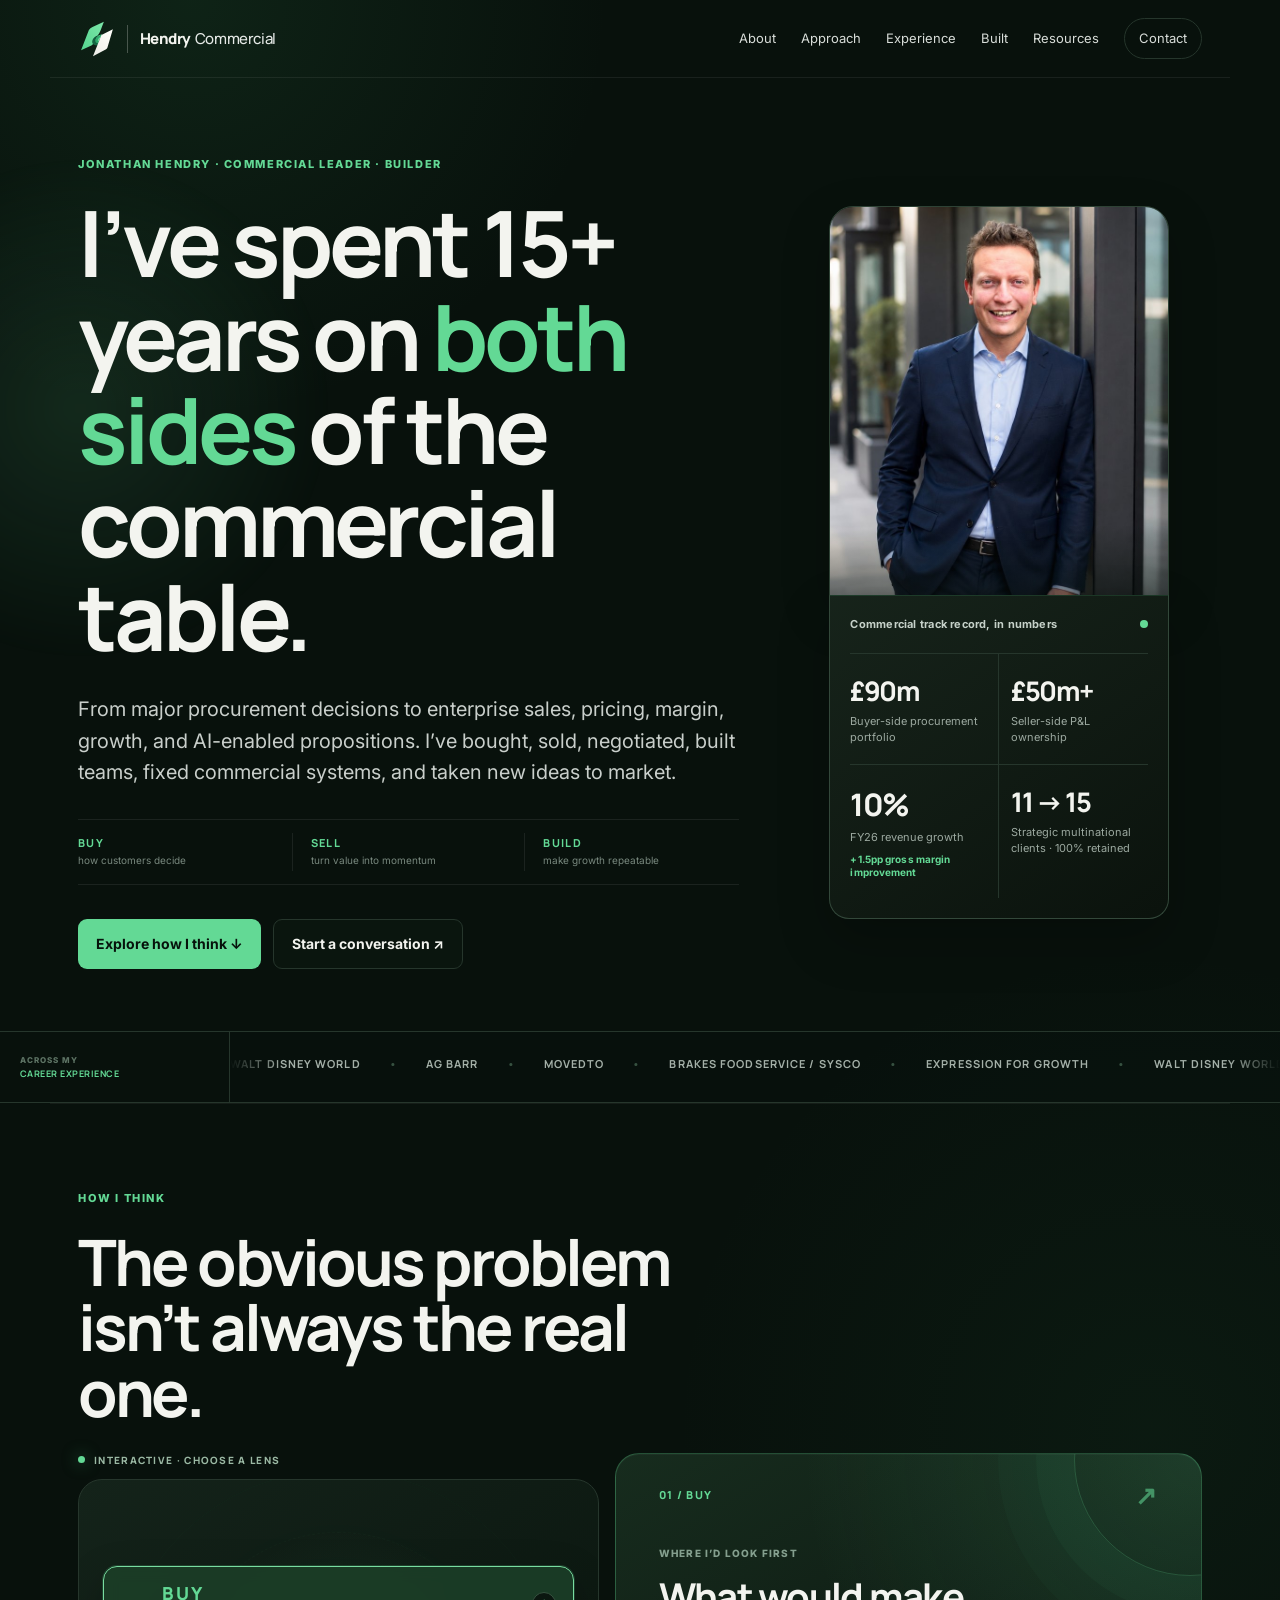
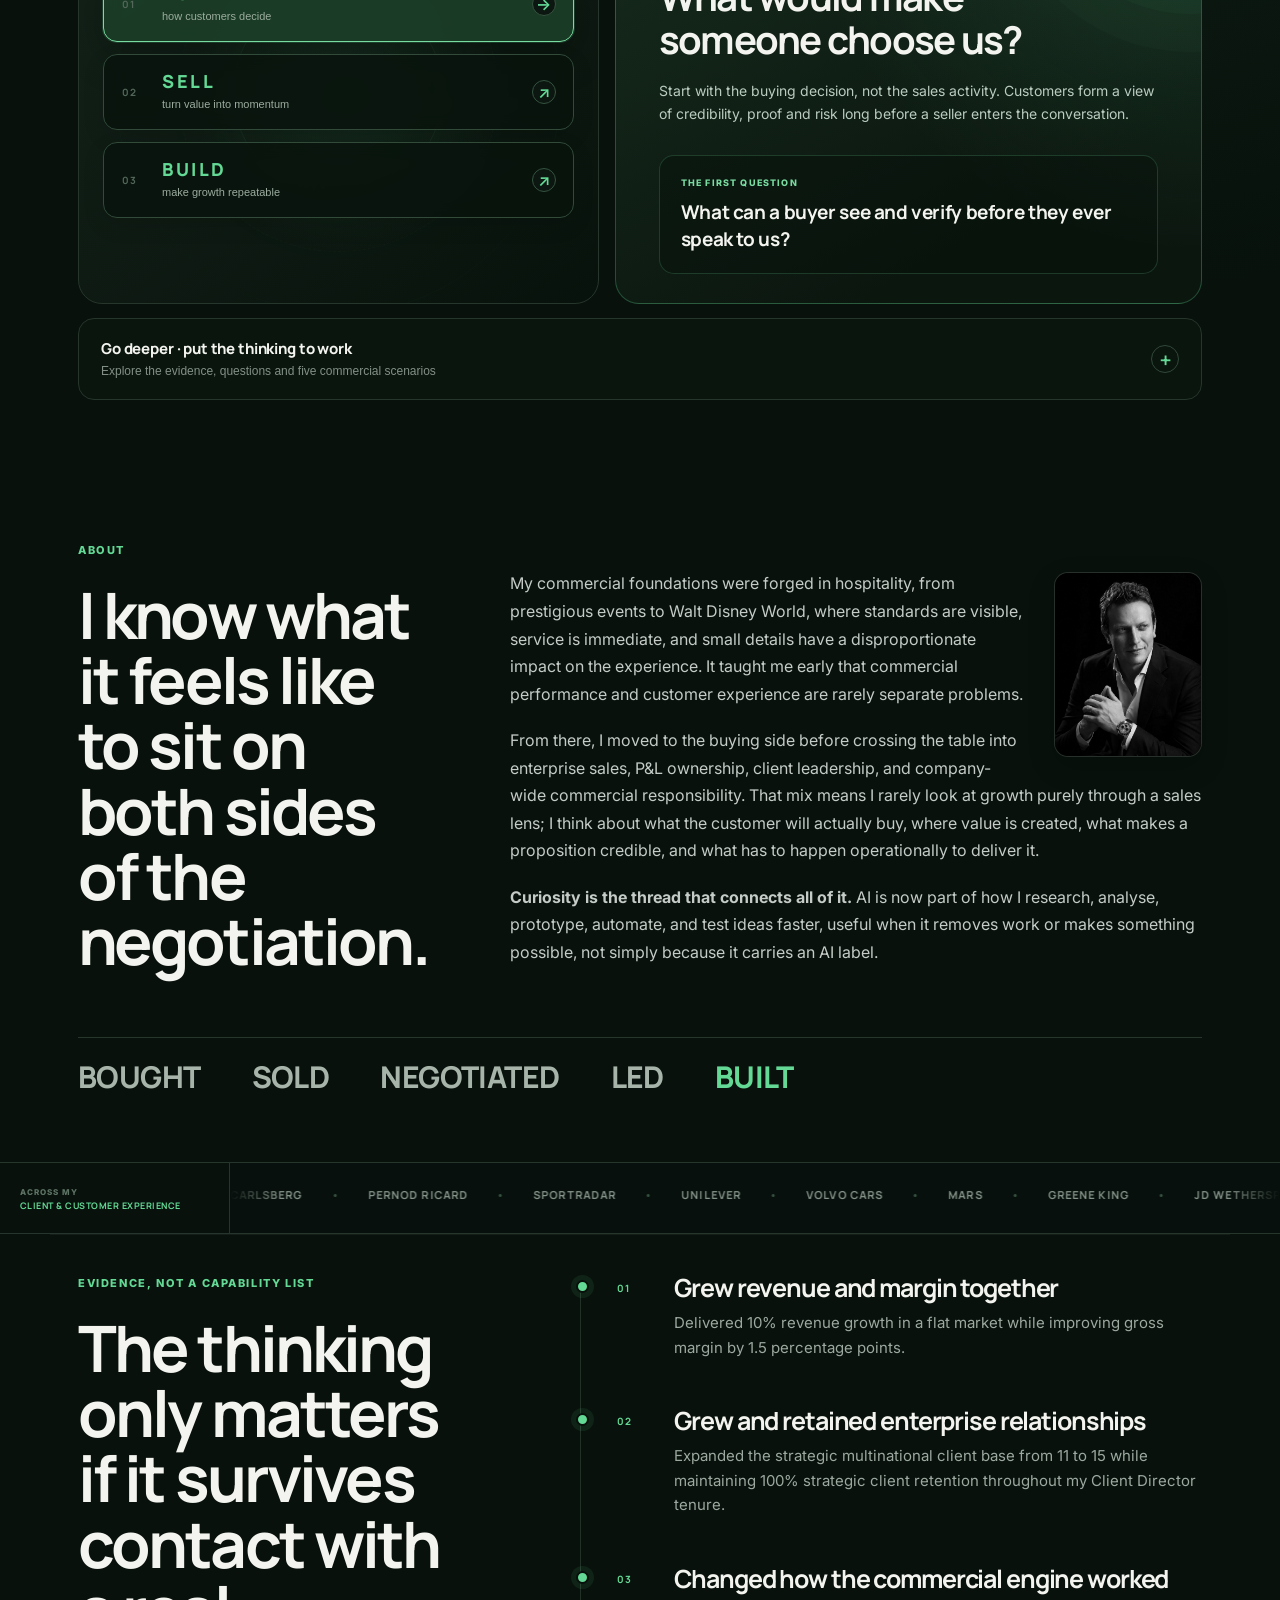
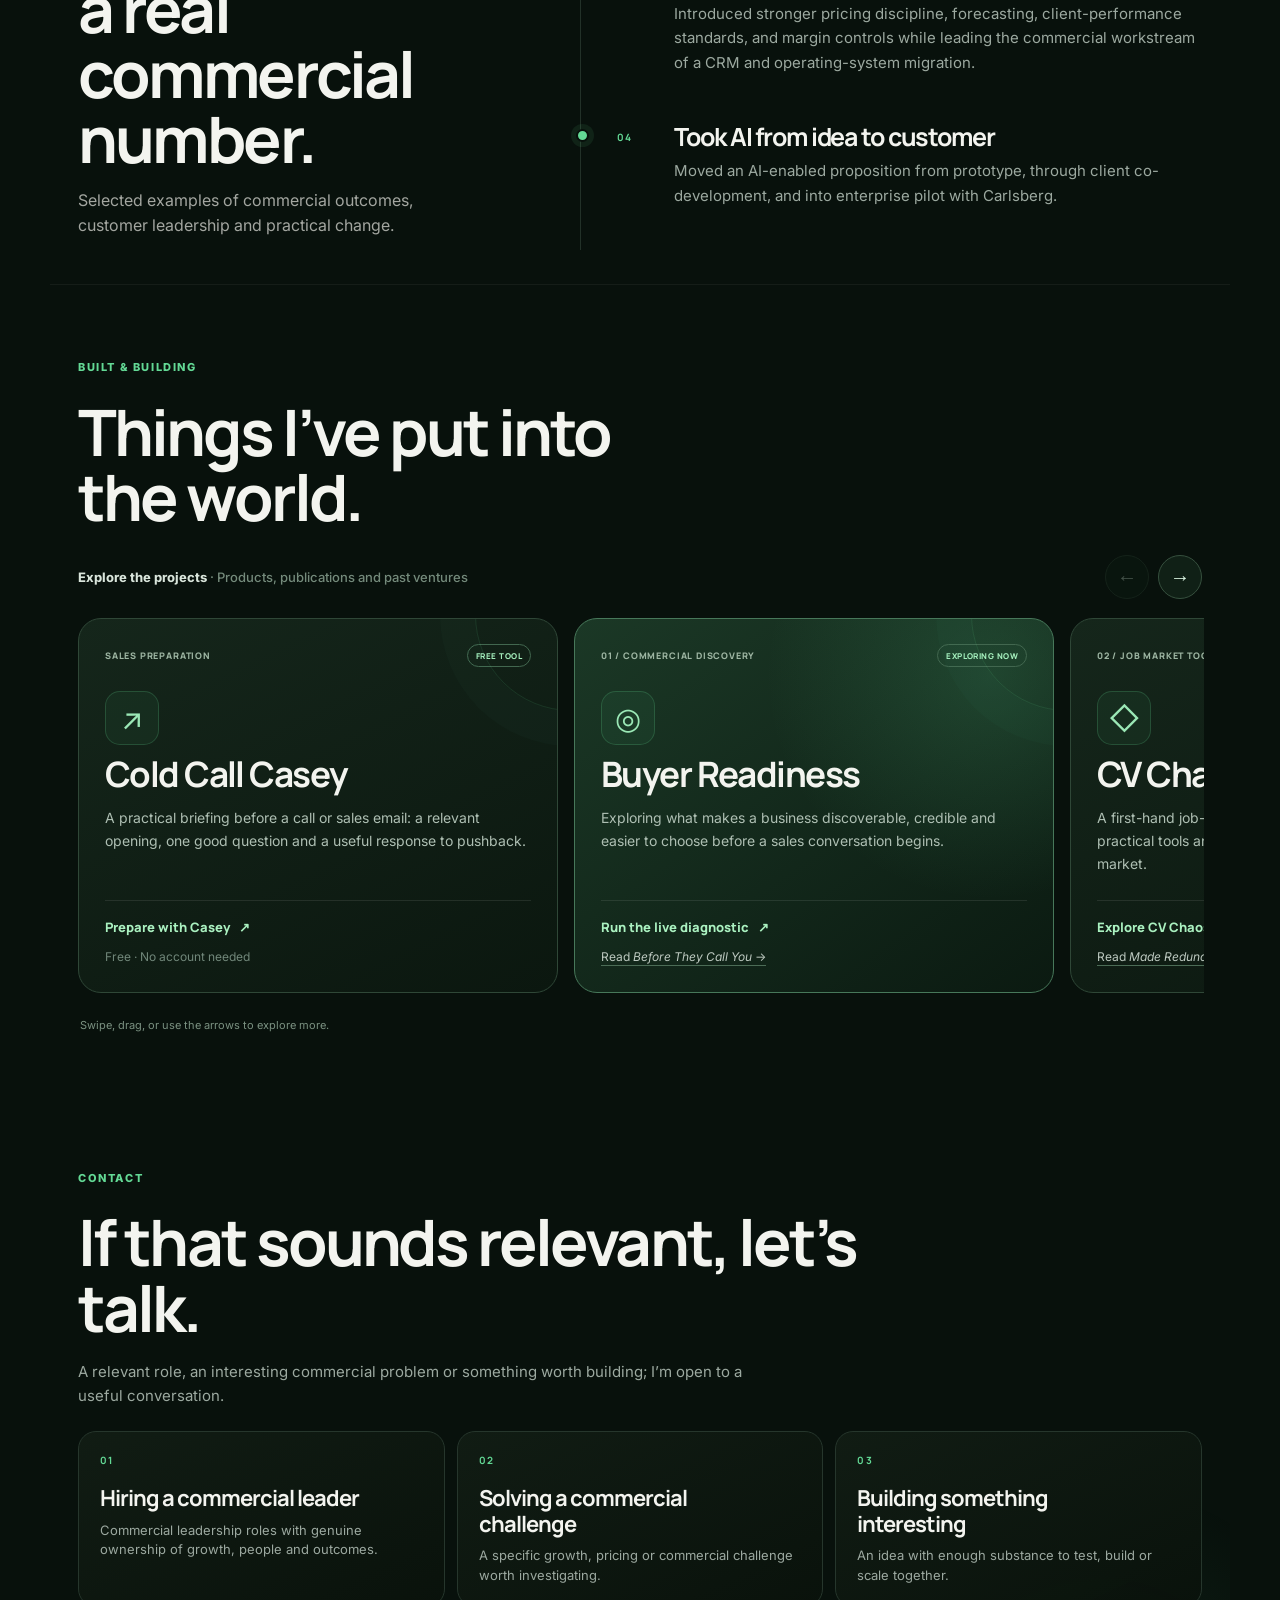
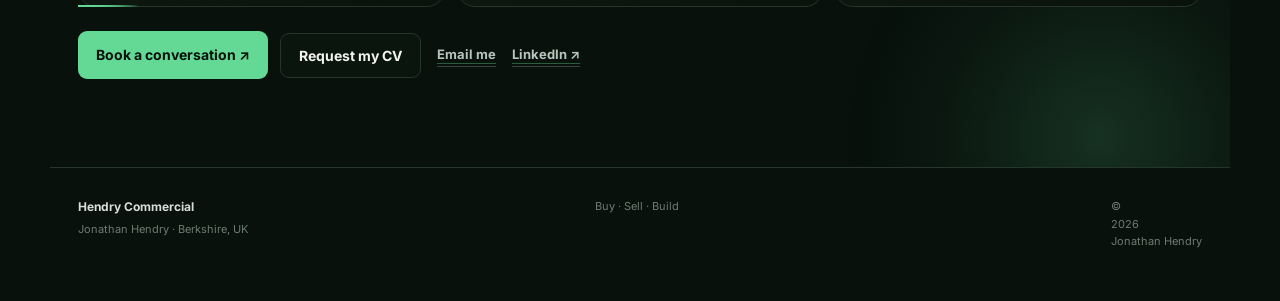
<file: index.html>
<!doctype html>
<html lang="en">
<head>
  <meta charset="utf-8" />
  <meta name="viewport" content="width=device-width,initial-scale=1" />
  <meta name="description" content="Jonathan Hendry is a UK commercial leader and builder helping businesses think through buyer readiness, commercial growth, enterprise sales, procurement, pricing, and AI-enabled propositions." />
  <link rel="canonical" href="https://hendrycommercial.co.uk/" />
  <meta property="og:type" content="website" />
  <meta property="og:title" content="Jonathan Hendry | Hendry Commercial" />
  <meta property="og:description" content="Commercial leadership, buyer readiness, and practical AI-enabled commercial thinking from Jonathan Hendry." />
  <meta property="og:url" content="https://hendrycommercial.co.uk/" />
  <meta property="og:site_name" content="Hendry Commercial" />
  <meta property="og:image" content="https://hendrycommercial.co.uk/linkedin-preview-hd-20260923-v2.png" />
  <meta property="og:image:secure_url" content="https://hendrycommercial.co.uk/linkedin-preview-hd-20260923-v2.png" />
  <meta property="og:image:type" content="image/png" />
  <meta property="og:image:width" content="2400" />
  <meta property="og:image:height" content="1254" />
  <meta property="og:image:alt" content="Jonathan Hendry — Commercial Leader and Builder" />
  <meta name="twitter:card" content="summary_large_image" />
  <meta name="twitter:image" content="https://hendrycommercial.co.uk/linkedin-preview-hd-20260923-v2.png" />
  <meta name="theme-color" content="#08110c" />
  <script type="application/ld+json">
  {
    "@context": "https://schema.org",
    "@type": "Person",
    "name": "Jonathan Hendry",
    "url": "https://hendrycommercial.co.uk/",
    "jobTitle": "Commercial Leader",
    "description": "UK commercial leader with 15+ years of buyer-and-seller experience across revenue growth, enterprise sales, procurement, pricing, and AI-enabled innovation.",
    "sameAs": ["https://www.linkedin.com/in/jshendry"],
    "knowsAbout": ["Commercial leadership", "Revenue growth", "Enterprise sales", "Procurement", "Pricing strategy", "Buyer readiness", "AI-enabled commercial innovation"],
    "address": {"@type": "PostalAddress", "addressRegion": "Berkshire", "addressCountry": "GB"}
  }
  </script>
  <title>Jonathan Hendry | Hendry Commercial</title>
  <link rel="preconnect" href="https://fonts.googleapis.com">
  <link rel="preconnect" href="https://fonts.gstatic.com" crossorigin>
  <link href="https://fonts.googleapis.com/css2?family=Inter:wght@400;500;600;700&family=Manrope:wght@500;600;700;800&display=swap" rel="stylesheet">
  <link rel="stylesheet" href="styles.css?v=20261016-drag1" />
  <style>
    .experience-heading > p:last-child{max-width:760px;color:rgba(238,237,231,.68);margin-top:16px}
    .build-story-grid{display:grid;gap:22px;margin-top:30px}
    .build-story{position:relative;overflow:hidden;border:1px solid rgba(238,237,231,.12);border-radius:28px;background:rgba(255,255,255,.032);padding:clamp(24px,4vw,38px)}
    .build-story.primary-story{border-color:rgba(121,230,167,.3);background:radial-gradient(circle at 84% 8%,rgba(121,230,167,.12),transparent 34%),linear-gradient(145deg,rgba(14,44,28,.68),rgba(6,14,10,.96))}
    .build-story.pointer-glow::before{width:300px;height:300px;background:rgba(99,217,149,.14);filter:blur(54px)}
    .build-story>*{position:relative}
    .story-head{max-width:900px}
    .story-head h3{font-size:clamp(1.6rem,3vw,2.45rem);margin:14px 0}
    .story-head>p{color:rgba(238,237,231,.72);font-size:clamp(1rem,1.2vw,1.1rem);line-height:1.72}
    .story-head strong{color:#eeede7}
    .story-outputs{display:grid;grid-template-columns:repeat(2,minmax(0,1fr));gap:14px;margin-top:28px}
    .output-tile{border:1px solid rgba(238,237,231,.11);border-radius:20px;padding:20px;background:rgba(255,255,255,.035)}
    .output-label{display:inline-block;color:#79e6a7;font-size:.7rem;letter-spacing:.13em;font-weight:800;margin-bottom:8px}
    .output-tile h4{font-family:Manrope,sans-serif;font-size:1.12rem;margin:0 0 8px}
    .output-tile p{color:rgba(238,237,231,.66);line-height:1.6;margin:0}
    .output-tile a{display:inline-block;margin-top:14px;color:#9af0bb;text-decoration:none;font-weight:800}
    .output-note{display:inline-block;margin-top:14px;color:rgba(238,237,231,.45);font-size:.82rem}.publication-output{display:grid;grid-template-columns:86px minmax(0,1fr);gap:18px;align-items:start}.output-cover{display:block}.output-cover img{display:block;width:86px;aspect-ratio:5/8;object-fit:cover;border-radius:3px;box-shadow:0 14px 30px rgba(0,0,0,.32);transition:transform .2s ease,box-shadow .2s ease}.output-cover:hover img{transform:translateY(-2px);box-shadow:0 18px 34px rgba(0,0,0,.42)}.publication-output>div{min-width:0}
    .supporting-builds{margin-top:0}
    .quieter-build{opacity:.9}
    .common-thread{padding-top:clamp(18px,2.5vw,30px);padding-bottom:clamp(28px,4vw,46px)}
    .common-thread-card{position:relative;border:1px solid rgba(121,230,167,.2);border-radius:30px;padding:clamp(28px,5vw,54px);background:linear-gradient(135deg,rgba(12,34,22,.76),rgba(5,12,9,.94));display:grid;grid-template-columns:.82fr 1.18fr;gap:clamp(28px,6vw,72px);align-items:start;overflow:hidden}
    .common-thread-card:after{content:"";position:absolute;width:420px;height:420px;border-radius:50%;right:-220px;top:-220px;background:radial-gradient(circle,rgba(121,230,167,.13),transparent 68%);pointer-events:none}
    .common-thread-card h2{max-width:520px}
    .common-thread-card>div:last-child{max-width:760px}
    .common-thread-card p{color:rgba(238,237,231,.72);font-size:clamp(1rem,1.22vw,1.1rem);line-height:1.72}
    .common-thread-card p+p{margin-top:14px}
    .common-thread-card strong{color:#eeede7}
    .thread-words{display:flex;flex-wrap:wrap;gap:0;margin-top:22px;color:#98aaa0}
    .thread-words span{position:relative;padding:0 16px 0 0;margin-right:16px;color:#aebdb4;font-size:.76rem;font-weight:800;letter-spacing:.035em}
    .thread-words span:not(:last-child)::after{content:"·";position:absolute;right:-2px;color:#3f5d49}
    .thread-words span:last-child{padding-right:0;margin-right:0}
    @media (max-width:860px){
      .common-thread-card{grid-template-columns:1fr}
      .story-outputs{grid-template-columns:1fr}
      .publication-output{grid-template-columns:72px minmax(0,1fr)}
      .output-cover img{width:72px}
      .site-header nav{gap:12px}
      .site-header nav a{font-size:.86rem}
    }
  </style>
</head>
<body>
  <div class="scroll-progress" aria-hidden="true"><span></span></div>

  <header class="site-header">
    <a class="brand" href="#top" aria-label="Hendry Commercial home">
      <span class="brand-mark" aria-hidden="true">
        <svg viewBox="0 0 455 485" xmlns="http://www.w3.org/2000/svg" focusable="false" preserveAspectRatio="xMidYMid meet">
          <defs><linearGradient id="hc-green" x1="0.08" y1="0.9" x2="0.88" y2="0.04"><stop offset="0" stop-color="#58d691"/><stop offset="1" stop-color="#79e6a7"/></linearGradient><linearGradient id="hc-fold" x1="0.15" y1="0.85" x2="0.8" y2="0.1"><stop offset="0" stop-color="#156b45"/><stop offset="1" stop-color="#0f4d34"/></linearGradient><linearGradient id="hc-white" x1="0.08" y1="0.95" x2="0.92" y2="0.05"><stop offset="0" stop-color="#eeede7"/><stop offset="1" stop-color="#fffefa"/></linearGradient></defs>
          <path fill="url(#hc-green)" d="M315 21L170 90C150 100 135 113 124 129L24 387L156 325C168 319 177 310 184 298C197 306 214 311 233 312L291 182C273 190 254 198 234 198C251 181 263 158 274 130Z"/><path fill="url(#hc-fold)" d="M234 198C206 208 181 229 170 256C160 282 168 303 184 314C198 324 217 328 233 322L256 270C237 278 222 274 215 263C208 252 213 232 229 217C238 208 248 201 260 196C251 198 242 199 234 198Z"/><path fill="#2ca86a" d="M229 217C242 206 260 198 291 182L278 212C259 225 246 236 240 249C234 262 238 272 256 270L244 297C224 294 211 286 207 273C202 256 211 235 229 217Z"/><path fill="url(#hc-white)" d="M430 118L284 192L176 462L338 378C348 373 356 365 360 354L430 118Z"/>
        </svg>
      </span>
      <span class="brand-separator" aria-hidden="true"></span>
      <span class="brand-name"><strong>Hendry</strong><span>Commercial</span></span>
    </a>
    <nav aria-label="Primary navigation">
      <a href="#about">About</a>
      <a href="#work">Approach</a>
      <a href="#experience">Experience</a>
      <a href="#ventures">Built</a>
      <a href="/resources/" class="nav-resources">Resources</a>
      <a href="#contact" class="nav-cta">Contact</a>
    </nav>
  </header>

  <main id="top">
    <section class="hero section">
      <div class="hero-glow" aria-hidden="true"></div>
      <div class="hero-copy reveal">
        <p class="eyebrow">Jonathan Hendry · Commercial leader · Builder</p>
        <h1>I’ve spent 15+ years on <span>both sides</span> of the commercial table.</h1>
        <p class="hero-lead">From major procurement decisions to enterprise sales, pricing, margin, growth, and AI-enabled propositions. I’ve bought, sold, negotiated, built teams, fixed commercial systems, and taken new ideas to market.</p>
        <div class="hero-terms" aria-label="Commercial perspective">
          <span class=""><b>BUY</b><small>how customers decide</small></span>
          <span class=""><b>SELL</b><small>turn value into momentum</small></span>
          <span class=""><b>BUILD</b><small>make growth repeatable</small></span>
        </div>
        <div class="hero-actions">
          <a class="button primary magnetic" href="#work">Explore how I think ↓</a>
          <a class="button ghost" href="https://koalendar.com/e/meet-with-jonathan-5" target="_blank" rel="noreferrer">Start a conversation ↗</a>
        </div>
      </div>
      <div class="hero-media reveal">
        <figure class="hero-photo pointer-reactive"><img src="assets/jonathan-hero.jpg" alt="Jonathan Hendry in a navy suit, standing beside a modern building" /></figure>
        <aside class="proof-card pointer-reactive" aria-label="Commercial proof points">
          <div class="proof-card-top"><p class="proof-label">Commercial track record, in numbers</p><span class="pulse-dot" aria-hidden="true"></span></div>
          <div class="proof-grid">
            <div><strong class="count-up" data-value="90" data-prefix="£" data-suffix="m">£90m</strong><span>Buyer-side procurement portfolio</span></div>
            <div><strong class="count-up" data-value="50" data-prefix="£" data-suffix="m+">£50m+</strong><span>Seller-side P&amp;L ownership</span></div>
            <div class="performance-proof"><strong class="metric-static">10%</strong><span>FY26 revenue growth</span><em>+1.5pp gross margin improvement</em></div>
            <div><strong class="metric-static">11 → 15</strong><span>Strategic multinational clients · 100% retained</span></div>
          </div>  
        </aside>
      </div>
    </section>

    <section class="experience-rails career-rail" aria-label="Career experience"><div class="experience-rail-row"><div class="rail-label"><span>Across my</span><strong>Career experience</strong></div><div class="marquee"><div class="marquee-track career-track"><div class="marquee-group"><span>WALT DISNEY WORLD</span><i>•</i><span>AG BARR</span><i>•</i><span>MOVEDTO</span><i>•</i><span>BRAKES FOODSERVICE / SYSCO</span><i>•</i><span>EXPRESSION FOR GROWTH</span><i>•</i></div><div class="marquee-group" aria-hidden="true"><span>WALT DISNEY WORLD</span><i>•</i><span>AG BARR</span><i>•</i><span>MOVEDTO</span><i>•</i><span>BRAKES FOODSERVICE / SYSCO</span><i>•</i><span>EXPRESSION FOR GROWTH</span><i>•</i></div></div></div></div></section>



<section id="work" class="section engine-map-section" aria-labelledby="commercial-map-title">
      <div class="engine-map-head reveal">
        <div>
          <p class="eyebrow">How I think</p>
          <h2 id="commercial-map-title">The obvious problem isn’t always the real one.</h2>
        </div>
      </div>

      <div class="commercial-map reveal" data-commercial-map>
        <div class="studio-grid"><div class="studio-left"><p class="studio-kicker"><span class="studio-live-dot" aria-hidden="true"></span> INTERACTIVE · CHOOSE A LENS</p><div class="commercial-web commercial-summary" role="group" aria-label="Choose a commercial perspective"><div class="studio-web-art" aria-hidden="true"><span></span><span></span><span></span></div>
          <button class="commercial-node node-buy is-active" type="button" data-engine-tab="buy" aria-pressed="true" aria-controls="studio-stage">
            <span>01</span><strong>BUY</strong><small>how customers decide</small>      
          </button>
          <button class="commercial-node node-sell" type="button" data-engine-tab="sell" aria-pressed="false" aria-controls="studio-stage">
            <span>02</span><strong>SELL</strong><small>turn value into momentum</small>
          </button>
          <button class="commercial-node node-build" type="button" data-engine-tab="build" aria-pressed="false" aria-controls="studio-stage">
            <span>03</span><strong>BUILD</strong><small>make growth repeatable</small>
          </button>
        </div>
        </div>
<div class="studio-stage" id="studio-stage" aria-live="polite" aria-atomic="true">
<div class="studio-stage-top"><span data-stage-number>01 / BUY</span><span class="studio-stage-mark" aria-hidden="true">↗</span></div>
<div class="studio-stage-main"><p class="studio-stage-eyebrow">WHERE I’D LOOK FIRST</p><h3 data-stage-title>What would make someone choose us?</h3><p class="studio-stage-description" data-stage-description>Start with the buying decision, not the sales activity. Customers form a view of credibility, proof and risk long before a seller enters the conversation.</p></div>
<div class="studio-first-question"><span>THE FIRST QUESTION</span><p data-stage-question>What can a buyer see and verify before they ever speak to us?</p></div>
</div>
</div>

        <button class="framework-toggle" type="button" data-framework-toggle aria-expanded="false" aria-controls="commercial-framework-detail">
          <span><strong>Go deeper · put the thinking to work</strong><small>Explore the evidence, questions and five commercial scenarios</small></span>
          <i aria-hidden="true">+</i>
        </button>

        <div id="commercial-framework-detail" class="commercial-framework-detail" data-framework-detail hidden>
          <div class="commercial-panel">
            <article class="engine-panel is-active" data-engine-panel="buy">
              
              <h3>Make the business easier to buy.</h3>
              <p>Before sales gets involved, the buyer is already deciding whether the problem matters, who is credible, and whether changing feels worth the risk.</p>
              <div class="engine-panel-columns">
                <div><strong>Why I see it this way</strong><p>£90m buyer-side procurement exposure across supplier selection, sourcing, negotiation, and risk.</p></div>
                <div class="engine-questions"><strong>What I test</strong><p><b>TRIGGER</b><span>Why now?</span></p><p><b>PROOF</b><span>What can they verify?</span></p><p><b>CHOICE</b><span>Why you?</span></p></div>
              </div>
              <div class="engine-now"><span>Exploring now</span><p>How AI changes discovery, comparison, trust, and shortlisting before the first human conversation.</p></div>
            </article>

            <article class="engine-panel" data-engine-panel="sell" hidden>
              <div class="engine-panel-top"><span>SELL</span></div>
              <h3>Make progress something you can prove.</h3>
              <p>A deal only progresses when something changes for the buyer: clarity, another stakeholder, an agreed requirement, reduced risk, or a real commitment.</p>
              <div class="engine-panel-columns">
                <div><strong>Why I see it this way</strong><p>£50m+ seller-side P&amp;L ownership across enterprise accounts, pricing, negotiation, and strategic growth.</p></div>
                <div class="engine-questions"><strong>What I test</strong><p><b>PROGRESS</b><span>What buyer action proves movement?</span></p><p><b>CONSENSUS</b><span>Who must agree?</span></p><p><b>RISK</b><span>What can still stop it?</span></p></div>
              </div>
            </article>

            <article class="engine-panel" data-engine-panel="build" hidden>
              <div class="engine-panel-top"><span>BUILD</span></div>
              <h3>Make good performance survive the individual.</h3>
              <p>If success depends on individual knowledge or effort, revenue growth is not robust</p>
              <div class="engine-panel-columns">
                <div><strong>Why I see it this way</strong><p>Forecasting, pricing, CRM change, commercial process, AI propositions, team leadership, and ventures built from scratch.</p></div>
                <div class="engine-questions"><strong>What I test</strong><p><b>REPEATABILITY</b><span>What depends on one person?</span></p><p><b>FORECAST</b><span>Would two managers call it the same?</span></p><p><b>AUTOMATION</b><span>What work actually disappeared?</span></p></div>
              </div>
            </article>
          </div>
          <div id="commercial-pressure-detail" data-pressure-detail>
            <div class="commercial-pressure" data-commercial-pressure>
              <div class="pressure-head">
                <div><span class="pressure-kicker">Apply it to a real situation</span><h3>What feels wrong?</h3></div>
                
              </div>
              <div class="pressure-options" role="group" aria-label="Commercial pressure test">
                <button type="button" class="pressure-option is-active" data-pressure="conversion">Qualified pipeline. Not enough wins.</button>
                <button type="button" class="pressure-option" data-pressure="forecast">Forecast moves more than buyers do.</button>
                <button type="button" class="pressure-option" data-pressure="people">Top performers carry the number</button>
                <button type="button" class="pressure-option" data-pressure="tools">Tool stack grew. Seller capacity didn’t.</button>
                <button type="button" class="pressure-option" data-pressure="difference">Buyers default to price</button>
              </div>
              <div class="pressure-result" aria-live="polite">
                <div class="pressure-lens"><span>START WITH</span><strong data-pressure-lens>SELL</strong><em data-pressure-test>Progression</em></div>
                <div class="pressure-copy">
                  <p class="pressure-question" data-pressure-question>At which buyer decision do otherwise qualified opportunities stop progressing?</p>
                  <p class="pressure-first-move" data-pressure-move>Check the last 10 qualified opportunities and identify the last buyer commitment you can actually evidence.</p>
                </div>
              </div>
            </div>
          </div>
        </div>
      </div>
    </section>

<section id="about" class="section about about-with-photo">
      <div class="about-left"><div class="section-intro reveal"><p class="eyebrow">About</p><h2>I know what it feels like to sit on both sides of the negotiation.</h2></div></div>
      <div class="about-copy reveal">
        <figure class="about-photo about-photo-inline"><img src="assets/jonathan-portrait-bw.jpg" alt="Black and white portrait of Jonathan Hendry" loading="lazy" /></figure>
        <p>My commercial foundations were forged in hospitality, from prestigious events to Walt Disney World, where standards are visible, service is immediate, and small details have a disproportionate impact on the experience. It taught me early that commercial performance and customer experience are rarely separate problems.</p>
        <p>From there, I moved to the buying side before crossing the table into enterprise sales, P&amp;L ownership, client leadership, and company-wide commercial responsibility. That mix means I rarely look at growth purely through a sales lens; I think about what the customer will actually buy, where value is created, what makes a proposition credible, and what has to happen operationally to deliver it.</p>
        <p><strong>Curiosity is the thread that connects all of it.</strong> AI is now part of how I research, analyse, prototype, automate, and test ideas faster, useful when it removes work or makes something possible, not simply because it carries an AI label.</p>
      </div>
      <div class="word-ribbon reveal" aria-label="Experience in action"><span>BOUGHT</span><span>SOLD</span><span>NEGOTIATED</span><span>LED</span><span>BUILT</span></div>
    </section>

    <section class="experience-rails client-experience-rail" aria-label="Client and customer experience"><div class="experience-rail-row"><div class="rail-label"><span>Across my</span><strong>Client &amp; customer experience</strong></div><div class="marquee"><div class="marquee-track client-track"><div class="marquee-group"><span>CARLSBERG</span><i>•</i><span>PERNOD RICARD</span><i>•</i><span>SPORTRADAR</span><i>•</i><span>UNILEVER</span><i>•</i><span>VOLVO CARS</span><i>•</i><span>MARS</span><i>•</i><span>GREENE KING</span><i>•</i><span>JD WETHERSPOON</span><i>•</i><span>IKEA</span><i>•</i><span>JOHN LEWIS</span><i>•</i><span>DOMINO'S PIZZA</span><i>•</i></div><div class="marquee-group" aria-hidden="true"><span>CARLSBERG</span><i>•</i><span>PERNOD RICARD</span><i>•</i><span>SPORTRADAR</span><i>•</i><span>UNILEVER</span><i>•</i><span>VOLVO CARS</span><i>•</i><span>MARS</span><i>•</i><span>GREENE KING</span><i>•</i><span>JD WETHERSPOON</span><i>•</i><span>IKEA</span><i>•</i><span>JOHN LEWIS</span><i>•</i><span>DOMINO'S PIZZA</span><i>•</i></div></div></div></div></section>

    

    

    

    <section id="experience" class="section experience">
      <div class="experience-heading reveal">
        <p class="eyebrow">Evidence, not a capability list</p>
        <h2>The thinking only matters if it survives contact with a real commercial number.</h2>
        <p>Selected examples of commercial outcomes, customer leadership and practical change.</p>
      </div>

      <div class="timeline" data-timeline>
        <div class="timeline-line" aria-hidden="true"><span></span></div>

        <article class="timeline-item">
          <span class="timeline-index">01</span>
          <div>
            <h3>Grew revenue and margin together</h3>
            <p>Delivered 10% revenue growth in a flat market while improving gross margin by 1.5 percentage points.</p>
          </div>
        </article>

        <article class="timeline-item">
          <span class="timeline-index">02</span>
          <div>
            <h3>Grew and retained enterprise relationships</h3>
            <p>Expanded the strategic multinational client base from 11 to 15 while maintaining 100% strategic client retention throughout my Client Director tenure.</p>
          </div>
        </article>

        

        <article class="timeline-item">
          <span class="timeline-index">03</span>
          <div>
            <h3>Changed how the commercial engine worked</h3>
            <p>Introduced stronger pricing discipline, forecasting, client-performance standards, and margin controls while leading the commercial workstream of a CRM and operating-system migration.</p>
          </div>
        </article>

        <article class="timeline-item">
          <span class="timeline-index">04</span>
          <div>
            <h3>Took AI from idea to customer</h3>
            <p>Moved an AI-enabled proposition from prototype, through client co-development, and into enterprise pilot with Carlsberg.</p>
          </div>
        </article>
      </div>
    </section>

    <section id="ventures" class="section ventures ventures-studio">
      <div class="ventures-head reveal">
        <div>
          <p class="eyebrow">Built &amp; building</p>
          <h2>Things I’ve put into the world.</h2>
        </div>
       
      </div>
      <div class="project-head reveal">
        <p>Explore the projects <span>· Products, publications and past ventures</span></p>
        <div class="project-controls" aria-label="Navigate projects">
          <button class="project-arrow" type="button" data-project-prev aria-label="Previous projects">←</button>
          <button class="project-arrow" type="button" data-project-next aria-label="Next projects">→</button>
        </div>
      </div>
      <div class="project-track reveal" id="project-track" data-project-track role="region" aria-label="Independent projects and ventures" tabindex="0">
        <article class="project-card">
          <div class="project-card-top"><span class="project-category">SALES PREPARATION</span><span class="project-state">FREE TOOL</span></div>
          <div class="project-symbol" aria-hidden="true">↗</div>
          <div class="project-card-body"><h3>Cold Call Casey</h3><p>A practical briefing before a call or sales email: a relevant opening, one good question and a useful response to pushback.</p></div>
          <div class="project-card-links"><a class="project-primary-link" href="/casey/">Prepare with Casey <span aria-hidden="true">↗</span></a><span class="project-nonlink">Free · No account needed</span></div>
        </article>
        <article class="project-card project-feature">
          <div class="project-card-top"><span class="project-category">01 / COMMERCIAL DISCOVERY</span><span class="project-state">EXPLORING NOW</span></div>
          <div class="project-symbol" aria-hidden="true">◎</div>
          <div class="project-card-body"><h3>Buyer Readiness</h3><p>Exploring what makes a business discoverable, credible and easier to choose before a sales conversation begins.</p></div>
          <div class="project-card-links">
            <a class="project-primary-link" href="/check">Run the live diagnostic <span aria-hidden="true">↗</span></a>
            <a class="project-secondary-link" href="/before-they-call-you/">Read <em>Before They Call You</em> →</a>
          </div>
        </article>
        <article class="project-card">
          <div class="project-card-top"><span class="project-category">02 / JOB MARKET TOOLS</span><span class="project-state">LIVE</span></div>
          <div class="project-symbol" aria-hidden="true">◇</div>
          <div class="project-card-body"><h3>CV Chaos</h3><p>A first-hand job-search challenge became a 60-second game, practical tools and resources for navigating a complicated market.</p></div>
          <div class="project-card-links">
            <a class="project-primary-link" href="https://cvchaos.co.uk" target="_blank" rel="noopener noreferrer">Explore CV Chaos <span aria-hidden="true">↗</span></a>
            <a class="project-secondary-link" href="https://cvchaos.co.uk/redundancy/?utm_source=hendrycommercial&amp;utm_medium=referral&amp;utm_campaign=book" target="_blank" rel="noopener noreferrer">Read <em>Made Redundant. Now What?</em> ↗</a>
          </div>
        </article>
        <article class="project-card">
          <div class="project-card-top"><span class="project-category">03 / COMMUNITY VENTURE</span><span class="project-state subtle">PREVIOUS VENTURE</span></div>
          <div class="project-symbol" aria-hidden="true">◌</div>
          <div class="project-card-body"><h3>MovedTo</h3><p>Built a multi-location community from zero to 3,500+ users and 100+ events, with partnerships and commercial revenue streams.</p></div>
          <div class="project-card-links"><span class="project-nonlink">Built alongside a full-time career</span></div>
        </article>
        <article class="project-card">
          <div class="project-card-top"><span class="project-category">04 / TRAVEL &amp; STORYTELLING</span><span class="project-state">ACTIVE</span></div>
          <div class="project-symbol" aria-hidden="true">✳</div>
          <div class="project-card-body"><h3>Epic Places Co</h3><p>Curiosity turned into a travel content brand built around journeys, places and experiences worth sharing.</p></div>
          <div class="project-card-links">
            <a class="project-primary-link" href="https://www.instagram.com/epicplacesco/" target="_blank" rel="noopener noreferrer">Explore on Instagram <span aria-hidden="true">↗</span></a>
            <a class="project-secondary-link" href="https://www.youtube.com/@EpicPlacesCo/videos" target="_blank" rel="noopener noreferrer">Watch on YouTube ↗</a>
          </div>
        </article>
      </div>
      <p class="project-scroll-cue">Swipe, drag, or use the arrows to explore more.</p>
    </section>

    

    <section id="contact" class="section contact pointer-glow contact-pointer-glow">
      <div class="contact-aura" aria-hidden="true"></div><div class="contact-intro reveal"><p class="eyebrow">Contact</p><h2>If that sounds relevant, let’s talk.</h2><p>A relevant role, an interesting commercial problem or something worth building; I’m open to a useful conversation.</p></div>
      <div class="contact-paths"><article class="contact-path reveal"><span class="contact-path-no">01</span><h3>Hiring a commercial leader</h3><p>Commercial leadership roles with genuine ownership of growth, people and outcomes.</p><div class="card-line contact-card-line" aria-hidden="true"></div></article><article class="contact-path reveal"><span class="contact-path-no">02</span><h3>Solving a commercial challenge</h3><p>A specific growth, pricing or commercial challenge worth investigating.</p><div class="card-line contact-card-line" aria-hidden="true"></div></article><article class="contact-path reveal"><span class="contact-path-no">03</span><h3>Building something interesting</h3><p>An idea with enough substance to test, build or scale together.</p><div class="card-line contact-card-line" aria-hidden="true"></div></article></div>
      <div class="contact-actions reveal"><a class="button primary magnetic" href="https://koalendar.com/e/meet-with-jonathan-5" target="_blank" rel="noreferrer">Book a conversation ↗</a><button class="button ghost button-reset" type="button" data-open-cv>Request my CV</button><a class="contact-text-link" href="mailto:jonny@hendrycommercial.co.uk">Email me</a><a class="contact-text-link" href="https://www.linkedin.com/in/jshendry" target="_blank" rel="noreferrer">LinkedIn ↗</a></div>
    </section>
  </main>

  <dialog class="cv-dialog" data-cv-dialog aria-labelledby="cv-dialog-title"><div class="cv-dialog-inner"><button class="dialog-close" type="button" aria-label="Close CV request" data-close-cv>×</button><div class="cv-dialog-intro"><p class="eyebrow">CV request</p><h2 id="cv-dialog-title">Request my CV</h2><p>If there’s a relevant role or commercial conversation, leave your details and I’ll send my CV across.</p></div><form class="cv-request-form" data-cv-form action="https://formsubmit.co/ajax/jonny@hendrycommercial.co.uk" method="POST"><input type="hidden" name="_subject" value="Hendry Commercial — CV request"><input type="hidden" name="_template" value="table"><input class="form-honey" type="text" name="_honey" tabindex="-1" autocomplete="off"><label><span>Name</span><input type="text" name="name" autocomplete="name" required></label><label><span>Company</span><input type="text" name="company" autocomplete="organization" required></label><label><span>Email</span><input type="email" name="email" autocomplete="email" required></label><label><span>Reason for request</span><select name="reason" required><option value="" selected disabled>Select a reason</option><option>Senior commercial leadership opportunity</option><option>Recruitment / executive search</option><option>Fractional or project support</option><option>Advisory or consulting conversation</option><option>Partnership or business opportunity</option><option>Other</option></select></label><div class="cv-form-footer"><button class="button primary form-submit" type="submit">Send request</button></div><p class="form-status" data-cv-status aria-live="polite"></p></form></div></dialog>

  <footer><div><strong>Hendry Commercial</strong><span>Jonathan Hendry · Berkshire, UK</span></div><p>Buy · Sell · Build</p><p>© <span id="year"></span> Jonathan Hendry</p></footer>
  <script src="script.js?v=20261016-buildcopy2"></script>
</body>
</html>
</file>
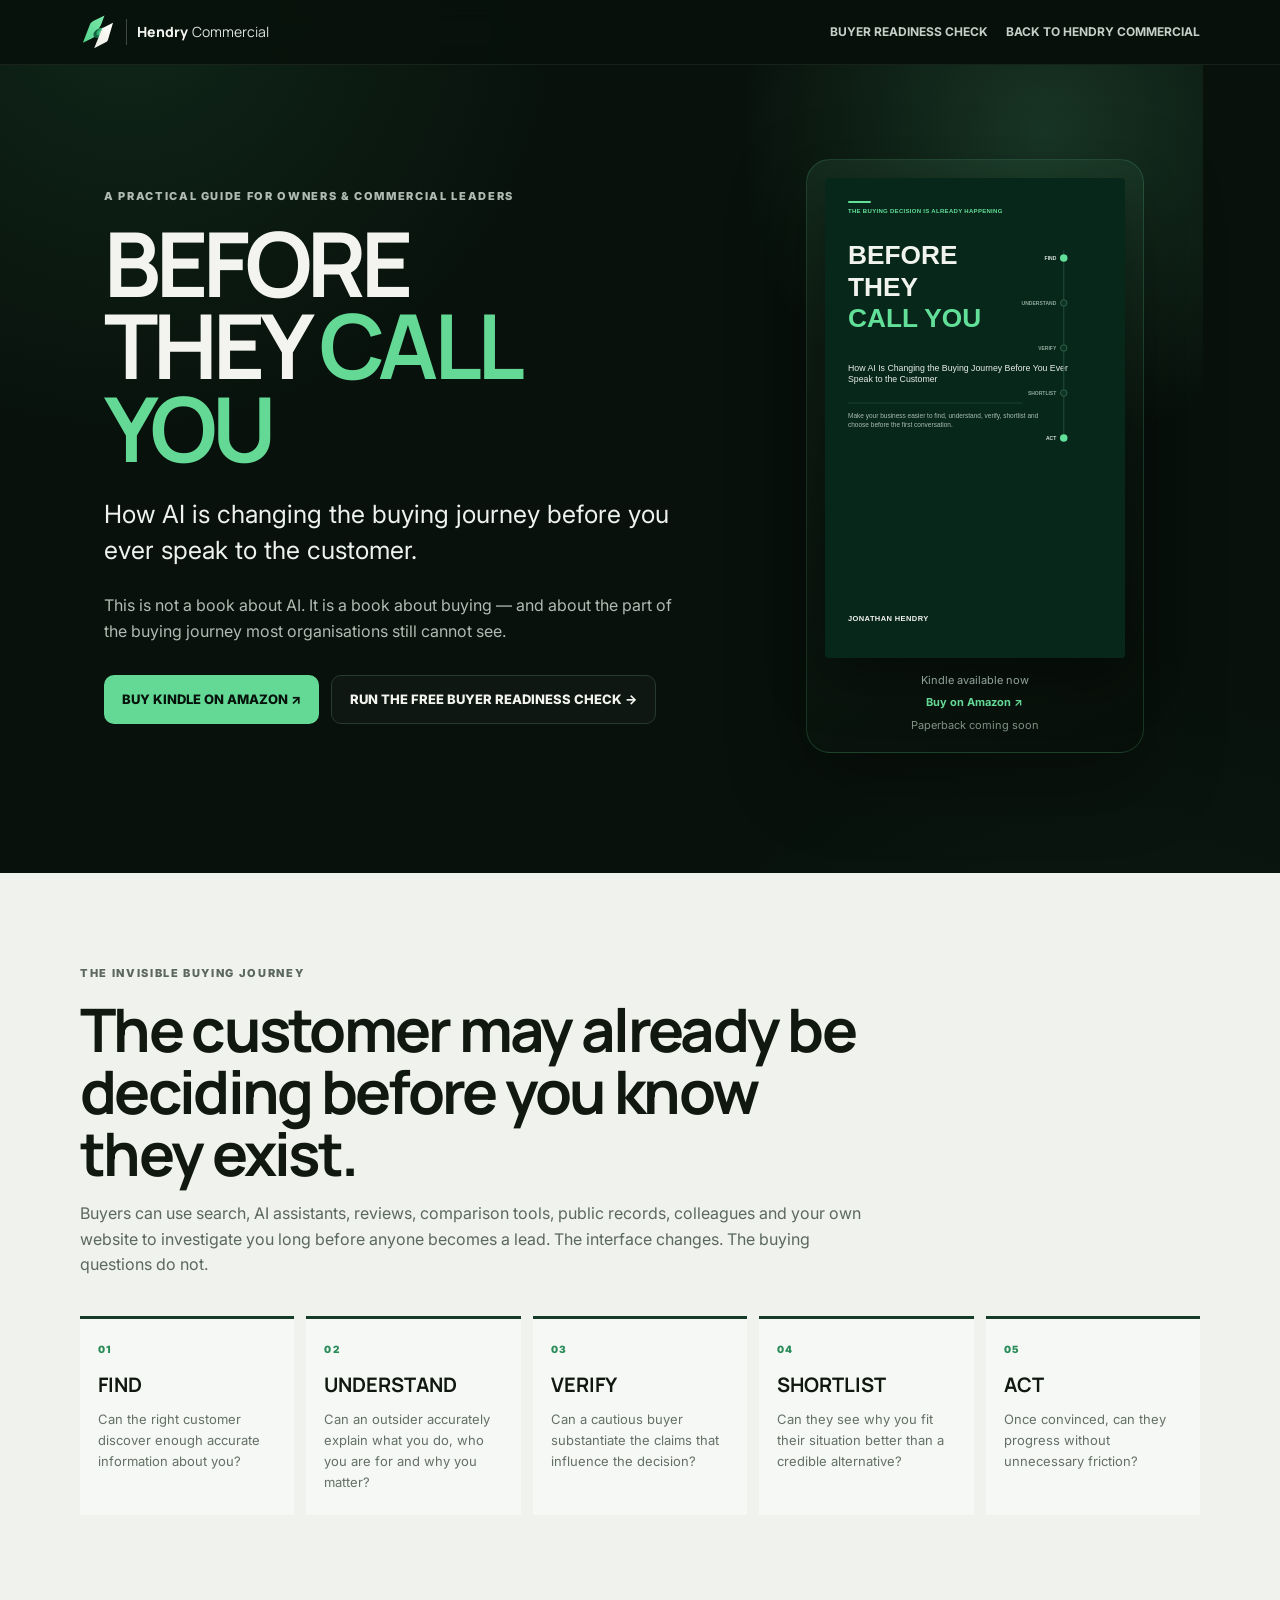
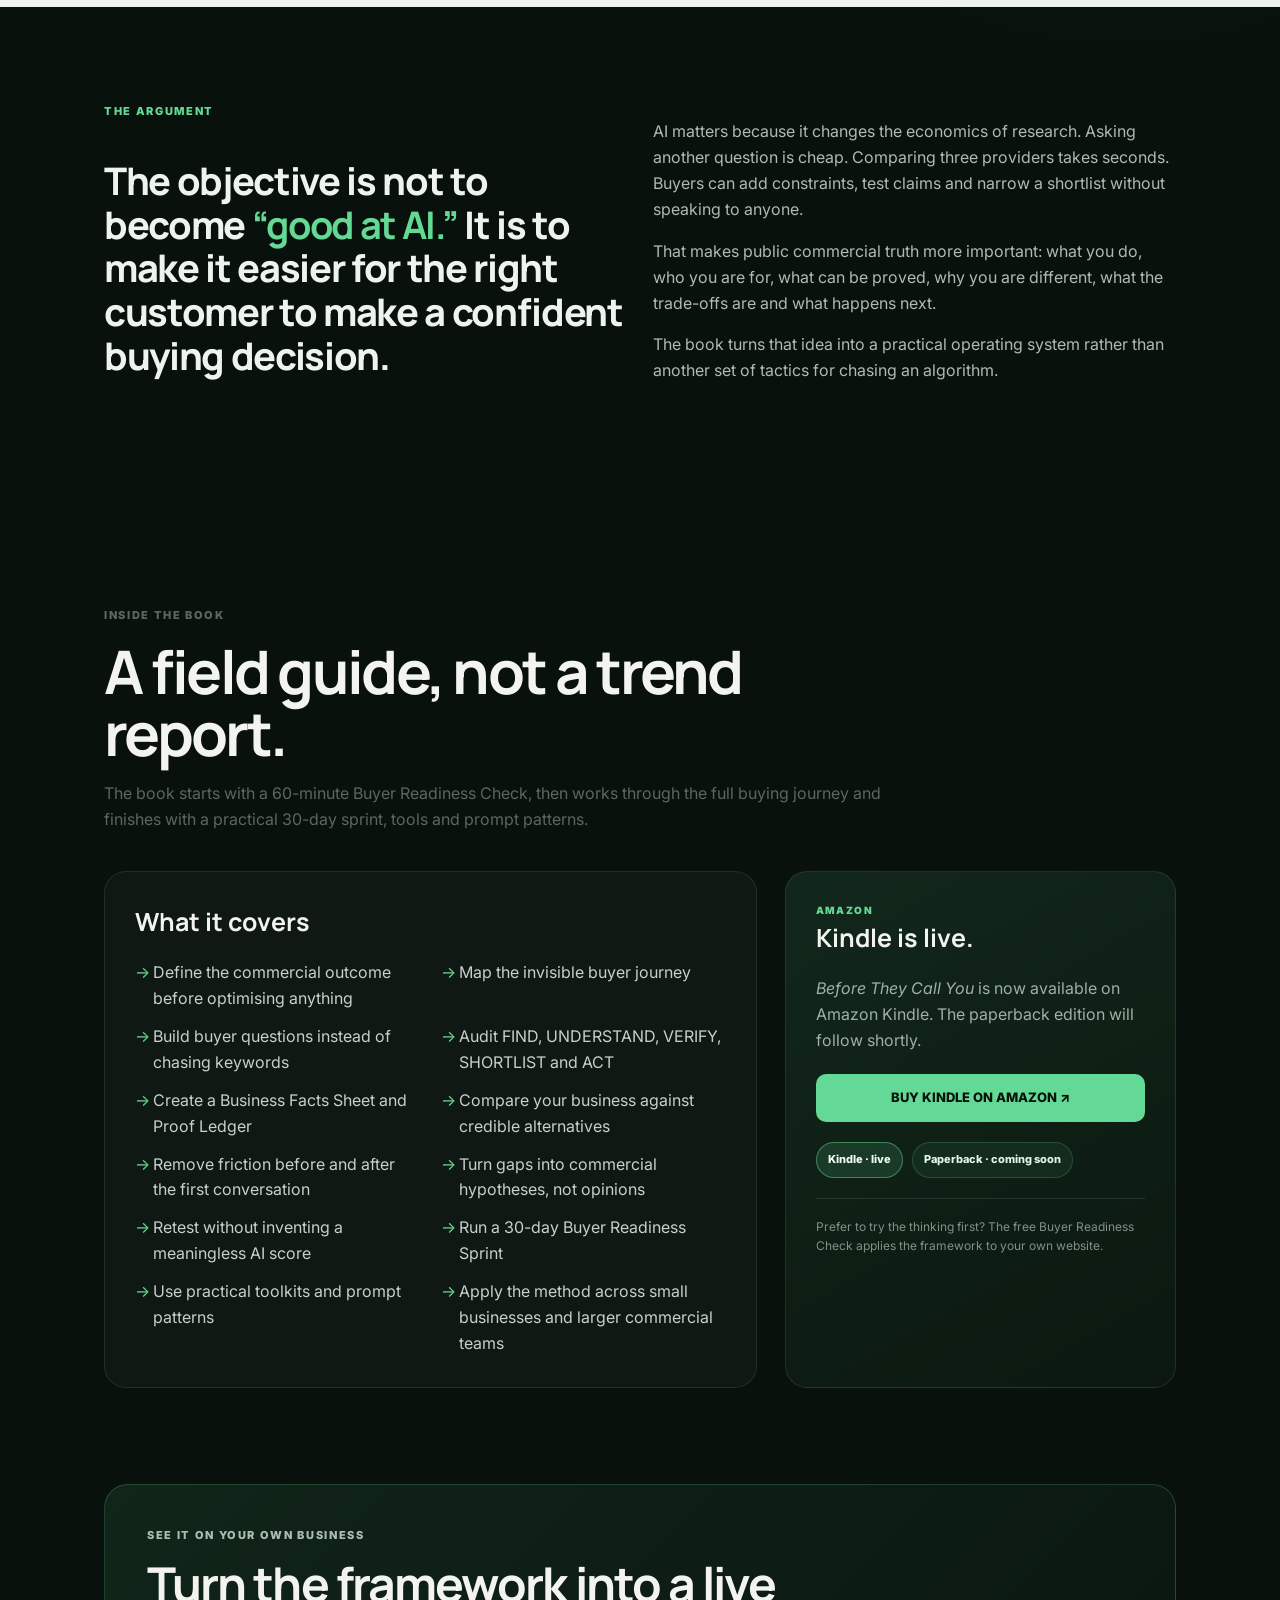
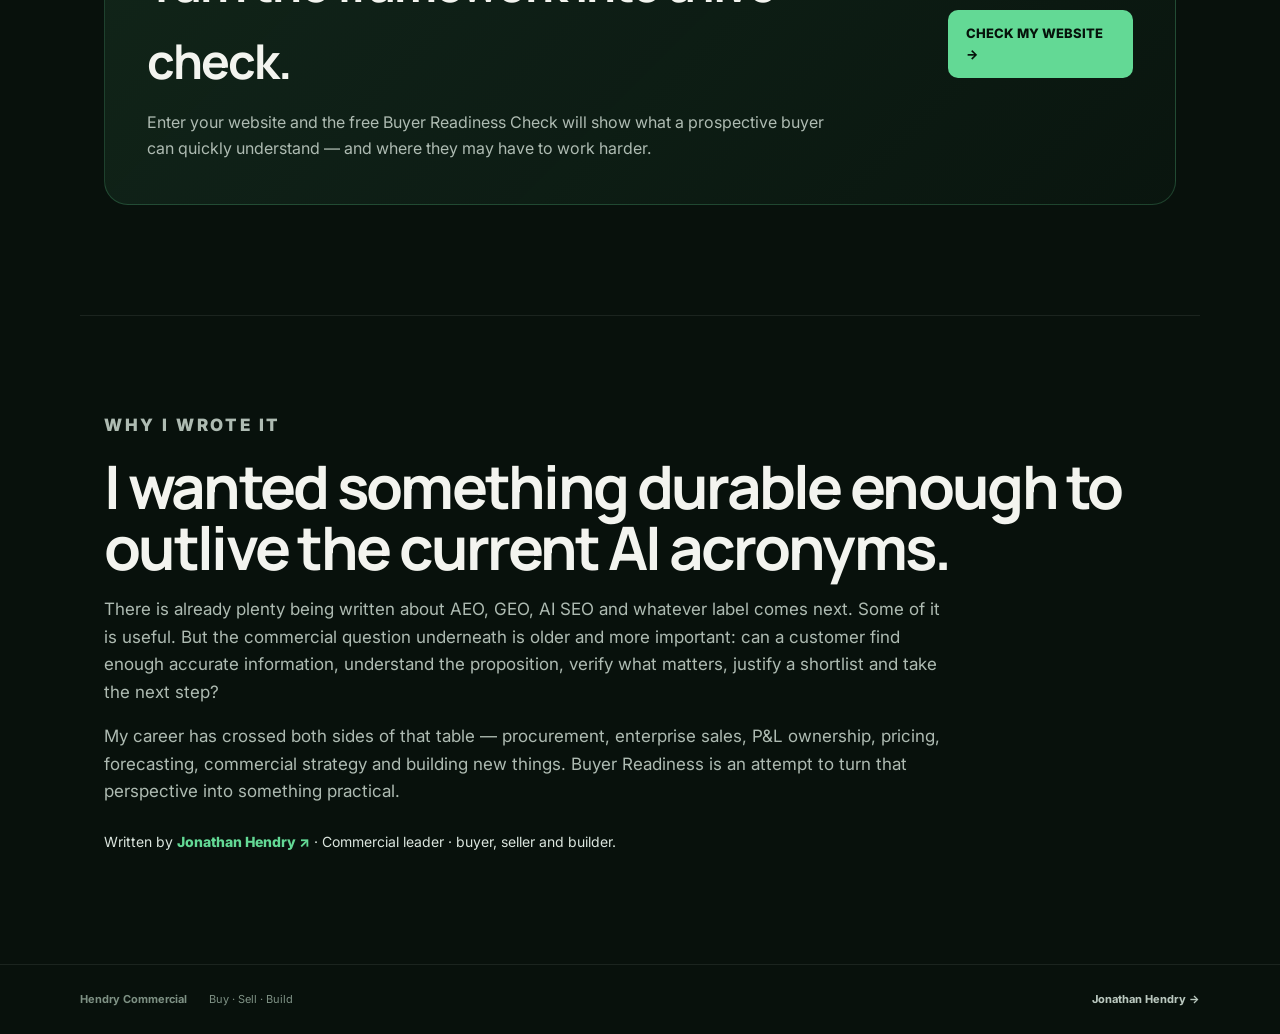
<file: before-they-call-you/index.html>
<!doctype html>
<html lang="en">
<head>
  <meta charset="utf-8">
  <meta name="viewport" content="width=device-width,initial-scale=1,viewport-fit=cover">
  <meta name="theme-color" content="#08110c">
  <title>Before They Call You | Buyer Readiness | Hendry Commercial</title>
  <meta name="description" content="Before They Call You by Jonathan Hendry: a practical guide to making your business easier to find, understand, verify, shortlist and choose before the first conversation.">
  <link rel="canonical" href="https://hendrycommercial.co.uk/before-they-call-you/">
  <meta property="og:type" content="book">
  <meta property="og:site_name" content="Hendry Commercial">
  <meta property="og:title" content="Before They Call You">
  <meta property="og:description" content="How AI is changing the buying journey before you ever speak to the customer.">
  <meta property="og:url" content="https://hendrycommercial.co.uk/before-they-call-you/">
  <meta property="og:image" content="https://hendrycommercial.co.uk/linkedin-preview-hd-20260923-v2.png">
  <meta name="twitter:card" content="summary_large_image">
  <script type="application/ld+json">
  {
    "@context":"https://schema.org",
    "@type":"Book",
    "name":"Before They Call You",
    "author":{"@type":"Person","name":"Jonathan Hendry","url":"https://hendrycommercial.co.uk/"},
    "inLanguage":"en-GB",
    "description":"A practical guide to improving how a business is found, understood, verified, shortlisted and chosen during AI-assisted buying journeys.",
    "url":"https://hendrycommercial.co.uk/before-they-call-you/",
    "bookFormat":"https://schema.org/EBook",
    "sameAs":"https://www.amazon.co.uk/dp/B0HL8QQWWH",
    "offers":{"@type":"Offer","url":"https://www.amazon.co.uk/dp/B0HL8QQWWH","availability":"https://schema.org/InStock"}
  }
  </script>
  <link rel="preconnect" href="https://fonts.googleapis.com">
  <link rel="preconnect" href="https://fonts.gstatic.com" crossorigin>
  <link href="https://fonts.googleapis.com/css2?family=Inter:wght@400;500;600;700&family=Manrope:wght@500;600;700;800&display=swap" rel="stylesheet">
  <link rel="stylesheet" href="/before-they-call-you/book.css?v=20260928-kindle-live">
</head>
<body>
  <header class="sitebar">
    <a class="brand" href="/" aria-label="Hendry Commercial home">
      <span class="brand-mark" aria-hidden="true">
        <svg viewBox="0 0 455 485" xmlns="http://www.w3.org/2000/svg"><defs><linearGradient id="hc-green-book" x1=".08" y1=".9" x2=".88" y2=".04"><stop offset="0" stop-color="#58d691"/><stop offset="1" stop-color="#79e6a7"/></linearGradient><linearGradient id="hc-fold-book" x1=".15" y1=".85" x2=".8" y2=".1"><stop offset="0" stop-color="#156b45"/><stop offset="1" stop-color="#0f4d34"/></linearGradient><linearGradient id="hc-white-book" x1=".08" y1=".95" x2=".92" y2=".05"><stop offset="0" stop-color="#eeede7"/><stop offset="1" stop-color="#fffefa"/></linearGradient></defs><path fill="url(#hc-green-book)" d="M315 21L170 90C150 100 135 113 124 129L24 387L156 325C168 319 177 310 184 298C197 306 214 311 233 312L291 182C273 190 254 198 234 198C251 181 263 158 274 130Z"/><path fill="url(#hc-fold-book)" d="M234 198C206 208 181 229 170 256C160 282 168 303 184 314C198 324 217 328 233 322L256 270C237 278 222 274 215 263C208 252 213 232 229 217C238 208 248 201 260 196C251 198 242 199 234 198Z"/><path fill="#2ca86a" d="M229 217C242 206 260 198 291 182L278 212C259 225 246 236 240 249C234 262 238 272 256 270L244 297C224 294 211 286 207 273C202 256 211 235 229 217Z"/><path fill="url(#hc-white-book)" d="M430 118L284 192L176 462L338 378C348 373 356 365 360 354L430 118Z"/></svg>
      </span>
      <span class="brand-separator" aria-hidden="true"></span>
      <span class="brand-name"><strong>Hendry</strong><span>Commercial</span></span>
    </a>
    <nav>
      <a href="/check?src=before-they-call-you">BUYER READINESS CHECK</a>
      <a href="/">BACK TO HENDRY COMMERCIAL</a>
    </nav>
  </header>

  <main>
    <section class="hero">
      <div>
        <p class="eyebrow">A practical guide for owners &amp; commercial leaders</p>
        <h1>BEFORE<br>THEY <span>CALL YOU</span></h1>
        <p class="lead">How AI is changing the buying journey before you ever speak to the customer.</p>
        <p>This is not a book about AI. It is a book about buying — and about the part of the buying journey most organisations still cannot see.</p>
        <div class="actions">
          <a class="btn primary" href="https://www.amazon.co.uk/dp/B0HL8QQWWH" target="_blank" rel="noreferrer">BUY KINDLE ON AMAZON ↗</a>
          <a class="btn ghost" href="/check?src=before-they-call-you">RUN THE FREE BUYER READINESS CHECK →</a>
        </div>
      </div>

      <a class="coverCard" href="https://www.amazon.co.uk/dp/B0HL8QQWWH" target="_blank" rel="noreferrer" aria-label="Buy Before They Call You on Kindle from Amazon">
        <img src="/assets/before-they-call-you-book-cover.svg" alt="Cover of Before They Call You by Jonathan Hendry">
        <div class="coverNote">Kindle available now<strong>Buy on Amazon ↗</strong><span>Paperback coming soon</span></div>
      </a>
    </section>

    <section class="lightSection">
      <div class="inner">
        <div class="sectionHead">
          <p class="eyebrow">The invisible buying journey</p>
          <h2>The customer may already be deciding before you know they exist.</h2>
          <p>Buyers can use search, AI assistants, reviews, comparison tools, public records, colleagues and your own website to investigate you long before anyone becomes a lead. The interface changes. The buying questions do not.</p>
        </div>

        <div class="pathway">
          <article><span class="num">01</span><h3>FIND</h3><p>Can the right customer discover enough accurate information about you?</p></article>
          <article><span class="num">02</span><h3>UNDERSTAND</h3><p>Can an outsider accurately explain what you do, who you are for and why you matter?</p></article>
          <article><span class="num">03</span><h3>VERIFY</h3><p>Can a cautious buyer substantiate the claims that influence the decision?</p></article>
          <article><span class="num">04</span><h3>SHORTLIST</h3><p>Can they see why you fit their situation better than a credible alternative?</p></article>
          <article><span class="num">05</span><h3>ACT</h3><p>Once convinced, can they progress without unnecessary friction?</p></article>
        </div>
      </div>
    </section>

    <section class="darkSection">
      <div class="twoCol">
        <div>
          <p class="eyebrow">The argument</p>
          <p class="manifesto">The objective is not to become <strong>“good at AI.”</strong> It is to make it easier for the right customer to make a confident buying decision.</p>
        </div>
        <div class="copy">
          <p>AI matters because it changes the economics of research. Asking another question is cheap. Comparing three providers takes seconds. Buyers can add constraints, test claims and narrow a shortlist without speaking to anyone.</p>
          <p>That makes public commercial truth more important: what you do, who you are for, what can be proved, why you are different, what the trade-offs are and what happens next.</p>
          <p>The book turns that idea into a practical operating system rather than another set of tactics for chasing an algorithm.</p>
        </div>
      </div>
    </section>

    <section id="book" class="bookSection">
      <div class="sectionHead">
        <p class="eyebrow">Inside the book</p>
        <h2>A field guide, not a trend report.</h2>
        <p>The book starts with a 60-minute Buyer Readiness Check, then works through the full buying journey and finishes with a practical 30-day sprint, tools and prompt patterns.</p>
      </div>

      <div class="bookGrid">
        <div class="contents">
          <h3>What it covers</h3>
          <ul>
            <li>Define the commercial outcome before optimising anything</li>
            <li>Map the invisible buyer journey</li>
            <li>Build buyer questions instead of chasing keywords</li>
            <li>Audit FIND, UNDERSTAND, VERIFY, SHORTLIST and ACT</li>
            <li>Create a Business Facts Sheet and Proof Ledger</li>
            <li>Compare your business against credible alternatives</li>
            <li>Remove friction before and after the first conversation</li>
            <li>Turn gaps into commercial hypotheses, not opinions</li>
            <li>Retest without inventing a meaningless AI score</li>
            <li>Run a 30-day Buyer Readiness Sprint</li>
            <li>Use practical toolkits and prompt patterns</li>
            <li>Apply the method across small businesses and larger commercial teams</li>
          </ul>
        </div>

        <aside class="comingCard liveBookCard">
          <div class="small">AMAZON</div>
          <h3>Kindle is live.</h3>
          <p><em>Before They Call You</em> is now available on Amazon Kindle. The paperback edition will follow shortly.</p>
          <a class="btn primary amazonBuy" href="https://www.amazon.co.uk/dp/B0HL8QQWWH" target="_blank" rel="noreferrer">BUY KINDLE ON AMAZON ↗</a>
          <div class="formatRow"><span class="format-live">Kindle · live</span><span>Paperback · coming soon</span></div>
          <div class="holding">Prefer to try the thinking first? The free Buyer Readiness Check applies the framework to your own website.</div>
        </aside>
      </div>
    </section>

    <section class="toolCallout">
      <div class="toolInner">
        <div>
          <p class="eyebrow">See it on your own business</p>
          <h2>Turn the framework into a live check.</h2>
          <p>Enter your website and the free Buyer Readiness Check will show what a prospective buyer can quickly understand — and where they may have to work harder.</p>
        </div>
        <a class="btn primary" href="/check?src=before-they-call-you">CHECK MY WEBSITE →</a>
      </div>
    </section>

    <section class="whySection">
      <p class="eyebrow">Why I wrote it</p>
      <h2>I wanted something durable enough to outlive the current AI acronyms.</h2>
      <p>There is already plenty being written about AEO, GEO, AI SEO and whatever label comes next. Some of it is useful. But the commercial question underneath is older and more important: can a customer find enough accurate information, understand the proposition, verify what matters, justify a shortlist and take the next step?</p>
      <p>My career has crossed both sides of that table — procurement, enterprise sales, P&amp;L ownership, pricing, forecasting, commercial strategy and building new things. Buyer Readiness is an attempt to turn that perspective into something practical.</p>
      <p class="authorLine">Written by <a href="/">Jonathan Hendry ↗</a> · Commercial leader · buyer, seller and builder.</p>
    </section>
  </main>

  <footer>
    <strong>Hendry Commercial</strong>
    <p>Buy · Sell · Build</p>
    <a href="/">Jonathan Hendry →</a>
  </footer>
</body>
</html>
</file>
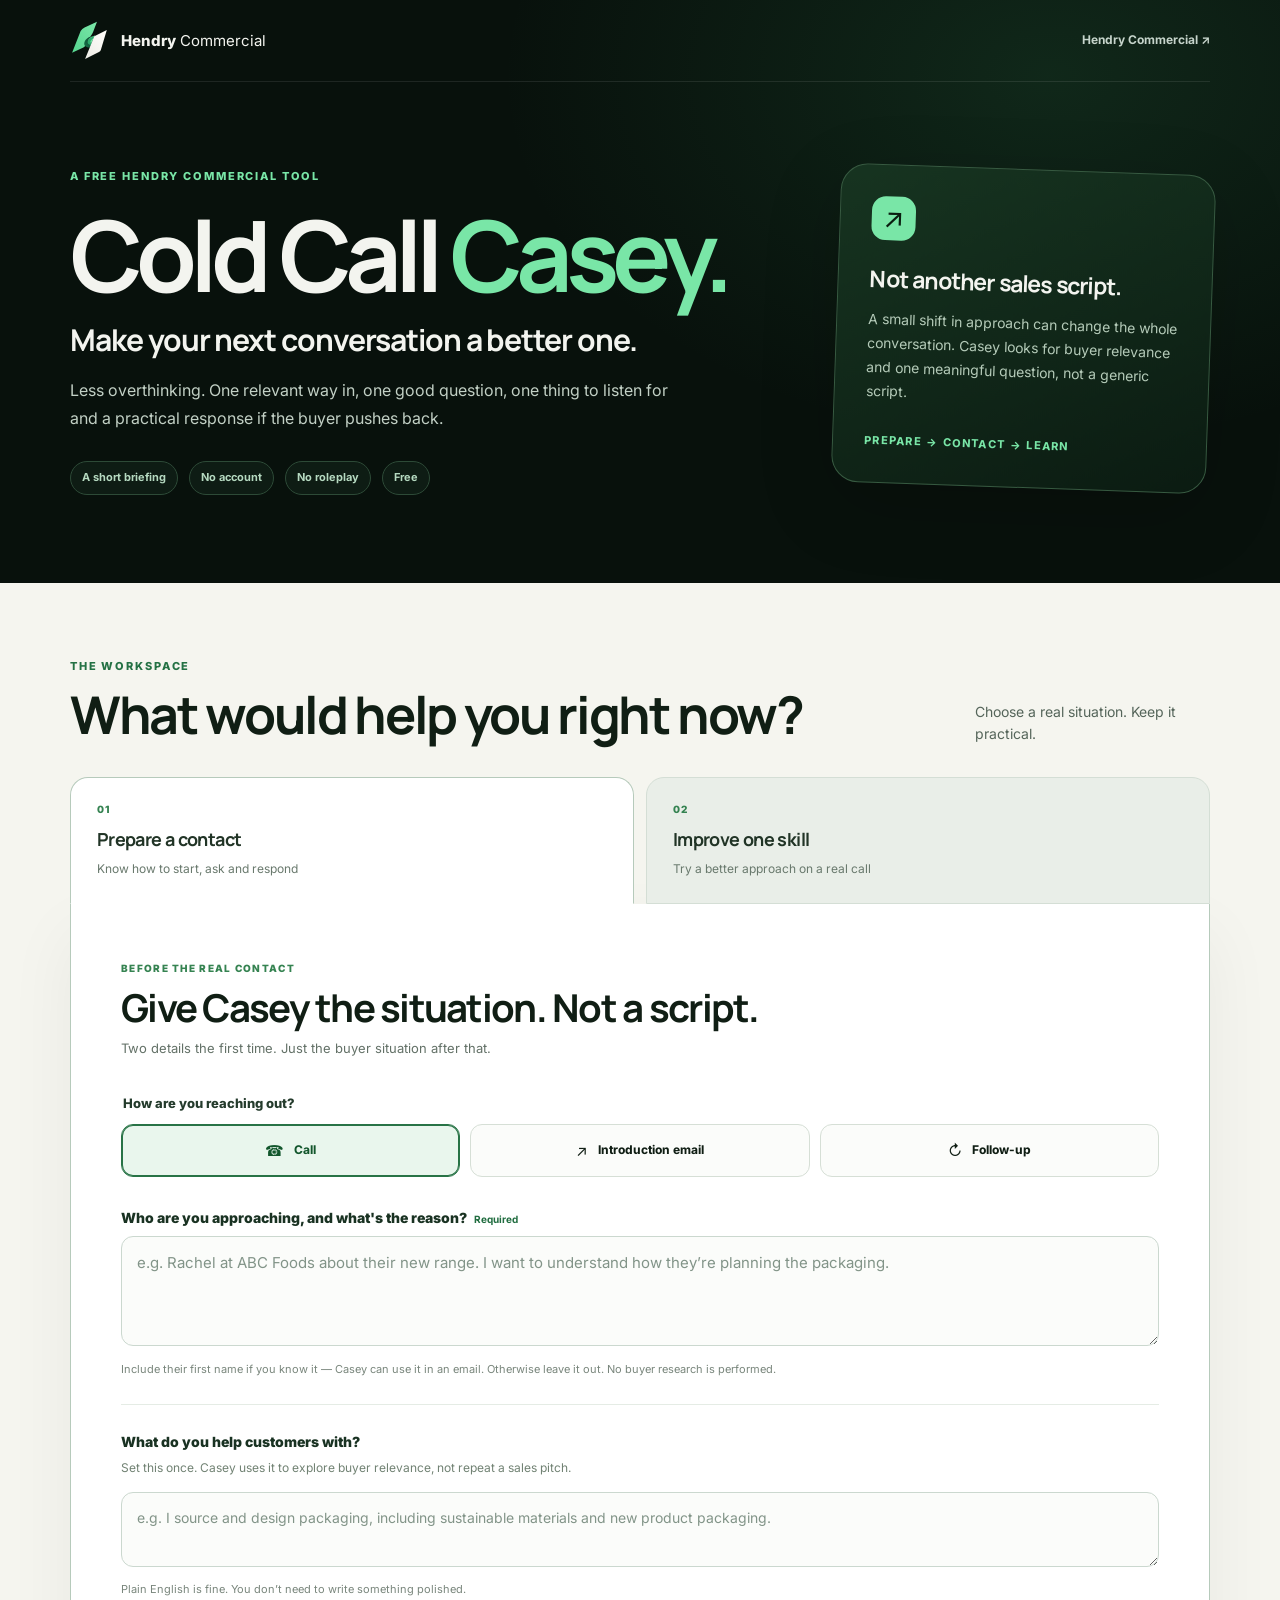
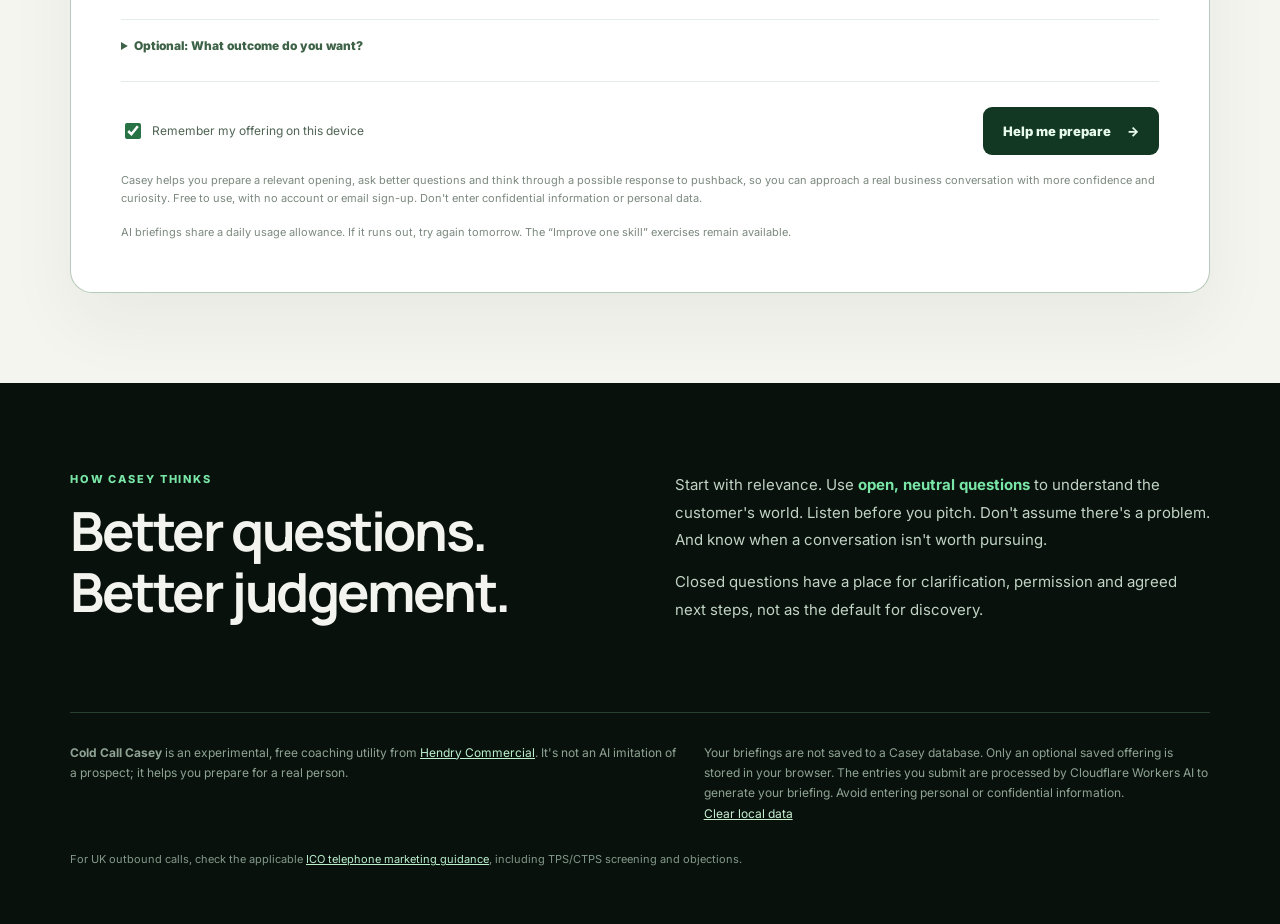
<file: casey/index.html>
<!doctype html>
<html lang="en-GB">
<head>
  <meta charset="utf-8">
  <meta name="viewport" content="width=device-width, initial-scale=1, viewport-fit=cover">
  <meta name="theme-color" content="#08110c">
  <meta name="description" content="Prepare a better business conversation with Cold Call Casey: a relevant opening, an open question and practical coaching for calls and sales emails. Free, with no account or email sign-up.">
  <link rel="canonical" href="https://hendrycommercial.co.uk/casey/">

  <meta property="og:type" content="website">
  <meta property="og:site_name" content="Hendry Commercial">
  <meta property="og:title" content="Cold Call Casey | Start a better business conversation">
  <meta property="og:description" content="Find a relevant opening, ask better questions and prepare for pushback. Free call and sales email preparation from Hendry Commercial. No account or email sign-up.">
  <meta property="og:url" content="https://hendrycommercial.co.uk/casey/">
  <meta property="og:image" content="https://hendrycommercial.co.uk/assets/casey-share-clear-20261102-v3.png">
  <meta property="og:image:secure_url" content="https://hendrycommercial.co.uk/assets/casey-share-clear-20261102-v3.png">
  <meta property="og:image:type" content="image/png">
  <meta property="og:image:width" content="2400">
  <meta property="og:image:height" content="1254">
  <meta property="og:image:alt" content="Cold Call Casey. Start a better business conversation. Free call and email preparation from Hendry Commercial.">
  <meta name="twitter:card" content="summary_large_image">
  <meta name="twitter:title" content="Cold Call Casey | Start a better business conversation">
  <meta name="twitter:description" content="Free preparation for calls and sales emails. A relevant opening, an open question and practical coaching. No account or email sign-up.">
  <meta name="twitter:image" content="https://hendrycommercial.co.uk/assets/casey-share-clear-20261102-v3.png">
  <meta name="twitter:image:alt" content="Cold Call Casey — free preparation for better business conversations.">
  <title>Cold Call Casey | Hendry Commercial</title>
  <link rel="preconnect" href="https://fonts.googleapis.com">
  <link rel="preconnect" href="https://fonts.gstatic.com" crossorigin>
  <link href="https://fonts.googleapis.com/css2?family=Inter:wght@400;500;600;700&family=Manrope:wght@500;600;700;800&display=swap" rel="stylesheet">
  <link rel="stylesheet" href="/casey/casey.css?v=20261102-brand">
  <script src="/casey/casey.js?v=20261102" defer></script>
</head>
<body>
  <header class="site-header">
    <a class="brand" href="/" aria-label="Hendry Commercial home"><img class="brand-mark" src="/assets/hendry-commercial-mark.svg" alt="" width="39" height="42"><span class="brand-text"><strong>Hendry</strong> Commercial</span></a>
    <a class="home-link" href="/">Hendry Commercial <span aria-hidden="true">↗</span></a>
  </header>

  <main>
    <section class="hero">
      <div class="hero-copy">
        <span class="eyebrow">A free Hendry Commercial tool</span>
        <h1>Cold Call <em>Casey.</em></h1>
        <p class="headline">Make your next conversation a better one.</p>
        <p class="intro">Less overthinking. One relevant way in, one good question, one thing to listen for and a practical response if the buyer pushes back.</p>
        <div class="trust"><span>A short briefing</span><span>No account</span><span>No roleplay</span><span>Free</span></div>
      </div>
      <aside class="hero-note" aria-label="How Casey works"><span class="note-icon" aria-hidden="true">↗</span><strong>Not another sales script.</strong><p>A small shift in approach can change the whole conversation. Casey looks for buyer relevance and one meaningful question, not a generic script.</p><span class="scribble">Prepare → Contact → Learn</span></aside>
    </section>

    <section class="workspace" aria-labelledby="work-title">
      <div class="work-head">
        <div><p class="eyebrow">The workspace</p><h2 id="work-title">What would help you right now?</h2></div>
        <p>Choose a real situation. Keep it practical.</p>
      </div>
      <div class="mode-switch" role="tablist" aria-label="Choose how Casey can help">
        <button id="tab-prepare" class="mode active" type="button" role="tab" aria-selected="true" aria-controls="panel-prepare" data-mode="prepare"><span class="mode-mark">01</span><strong>Prepare a contact</strong><small>Know how to start, ask and respond</small></button>
        <button id="tab-coach" class="mode" type="button" role="tab" aria-selected="false" aria-controls="panel-coach" data-mode="coach"><span class="mode-mark">02</span><strong>Improve one skill</strong><small>Try a better approach on a real call</small></button>
      </div>

      <section id="panel-prepare" class="panel" role="tabpanel" aria-labelledby="tab-prepare">
        <div class="panel-top"><span class="step">Before the real contact</span><h3>Give Casey the situation. Not a script.</h3><p>Two details the first time. Just the buyer situation after that.</p></div>
        <form id="prepare-form">
          <fieldset class="format-picker"><legend>How are you reaching out?</legend><div class="option-grid">
            <label class="pill-radio"><input type="radio" name="channel" value="call" checked><span>☎ <b>Call</b></span></label>
            <label class="pill-radio"><input type="radio" name="channel" value="intro"><span>↗ <b>Introduction email</b></span></label>
            <label class="pill-radio"><input type="radio" name="channel" value="followup"><span>↻ <b>Follow-up</b></span></label>
          </div></fieldset>
          <div class="buyer-field field">
            <label for="context">Who are you approaching, and what's the reason? <span class="req">Required</span></label>
            <textarea id="context" name="context" rows="3" maxlength="450" minlength="16" required placeholder="e.g. Rachel at ABC Foods about their new range. I want to understand how they’re planning the packaging."></textarea>
            <small>Include their first name if you know it — Casey can use it in an email. Otherwise leave it out. No buyer research is performed.</small>
          </div>
          <div class="seller-head">
            <div><label for="seller">What do you help customers with?</label><p>Set this once. Casey uses it to explore buyer relevance, not repeat a sales pitch.</p></div>
            <button type="button" class="small-link" id="edit-profile" hidden>Edit your offering ↗</button>
          </div>
          <div class="field seller-area" id="seller-area">
            <textarea id="seller" name="seller" rows="2" maxlength="300" minlength="10" required placeholder="e.g. I source and design packaging, including sustainable materials and new product packaging."></textarea>
            <small id="seller-hint">Plain English is fine. You don’t need to write something polished.</small>
          </div>
          <details class="fine-tune"><summary>Optional: What outcome do you want?</summary>
            <label for="goal">Your immediate aim</label>
            <select id="goal"><option value="explore">Understand their situation (recommended)</option><option value="reconnect">Restart a conversation</option><option value="next-step">Explore a sensible next step</option></select>
          </details>
          <div class="form-footer">
            <label class="remember"><input type="checkbox" id="remember" checked> Remember my offering on this device</label>
            <button type="submit" id="generate-button" class="btn primary">Help me prepare <span aria-hidden="true">→</span></button>
          </div>
          <p class="privacy-prompt">Casey helps you prepare a relevant opening, ask better questions and think through a possible response to pushback, so you can approach a real business conversation with more confidence and curiosity. Free to use, with no account or email sign-up. Don't enter confidential information or personal data.</p>
          <p class="privacy-prompt">AI briefings share a daily usage allowance. If it runs out, try again tomorrow. The “Improve one skill” exercises remain available.</p>
        </form>
        <section class="casey-progress" id="casey-progress" hidden aria-label="Casey preparation status">
          <div class="progress-heading">
            <span class="progress-orbit" aria-hidden="true"></span>
            <div><strong>Casey is preparing your briefing</strong><p id="progress-message" role="status" aria-live="polite">Connecting to the preparation service…</p></div>
          </div>
          <div class="casey-progress-track" role="progressbar" aria-label="Casey is working; completion time is not yet known"><div class="casey-progress-motion"></div></div>
          <div class="progress-bottom"><span id="progress-elapsed" aria-label="Elapsed processing time">0 seconds elapsed</span><span>Activity indicator · time is not a completion estimate</span></div>
        </section>
        <section class="prepare-feedback" id="prepare-feedback" hidden role="status" aria-live="polite"></section>
        <section class="result" id="preparation-result" hidden aria-live="polite">
          <div class="result-top"><span class="step">AI-tailored from your inputs</span><h3 id="result-title">A better way in</h3><p>No independent buyer research performed. Check every claim before using it.</p></div>
          <div class="angle"><span class="angle-label">Why this could be worth a conversation</span><p id="cue-angle"></p></div>
          <div class="cue"><span class="cue-no">01</span><div><h4 id="cue-opening-title">A natural opening</h4><p id="cue-opening"></p></div></div>
          <div class="cue" id="question-block"><span class="cue-no">02</span><div><h4>Your first open question</h4><p id="cue-question"></p><small>Ask one question. Then let their answer change your next move.</small></div></div>
          <div class="cue"><span class="cue-no">03</span><div><h4>What to listen for</h4><p id="cue-listen-for"></p></div></div>
          <div class="cue cue-pushbacks"><span class="cue-no">↗</span><div><h4>If they push back</h4><p class="cue-intro">One possible response, not a prediction of what this buyer will say.</p><div class="pushback-main"><span class="push-label">The buyer might say</span><blockquote id="push-buyer" class="buyer-quote"></blockquote><p class="response-label">You could say</p><p id="push-reply" class="seller-reply"></p></div></div></div>
          <div class="lesson"><span class="lesson-label">One useful coaching tip</span><p id="cue-tip"></p></div>
          <div class="result-actions"><button type="button" class="btn primary" id="copy-card">Copy preparation card</button><button type="button" class="btn subtle" id="start-again">Refine the context</button></div>
          <div class="reflection"><h4>After the real contact, what happened?</h4><div class="reflection-buttons" role="group" aria-label="Reflect on the outcome"><button type="button" data-outcome="useful">Useful conversation</button><button type="button" data-outcome="no-fit">Not a fit</button><button type="button" data-outcome="not-reached">Didn't connect</button></div><p class="reflection-message" id="reflection-message" aria-live="polite"></p></div>
        </section>
      </section>

      <section id="panel-coach" class="panel" role="tabpanel" aria-labelledby="tab-coach" hidden>
        <div class="panel-top"><span class="step">The coaching collection</span><h3>One skill. Your next real conversation.</h3><p>Pick an exercise, apply it on your next few relevant contacts and see what changes. Managers can share a direct link to any challenge.</p></div>
        <div class="skill-layout">
          <div id="skill-list" class="skill-list" aria-label="Choose a coaching challenge"></div>
          <article class="skill-detail" id="skill-detail" aria-live="polite">
            <span class="step">Casey's short challenge</span><h3 id="skill-title"></h3><p class="skill-premise" id="skill-premise"></p>
            <div class="skill-piece"><h4>The trap</h4><p id="skill-trap"></p></div>
            <div class="skill-piece"><h4>A better approach</h4><p id="skill-example"></p></div>
            <div class="lesson"><span class="lesson-label">Try this next time</span><p id="skill-action"></p></div>
            <div class="skill-footer"><button type="button" class="btn primary" id="share-skill">Copy challenge link</button><span>No login needed to share</span></div>
          </article>
        </div>
      </section>
    </section>

    <section class="principles">
      <div><p class="eyebrow">How Casey thinks</p><h2>Better questions. Better judgement.</h2></div>
      <div><p>Start with relevance. Use <strong>open, neutral questions</strong> to understand the customer's world. Listen before you pitch. Don't assume there's a problem. And know when a conversation isn't worth pursuing.</p><p>Closed questions have a place for clarification, permission and agreed next steps, not as the default for discovery.</p></div>
    </section>

    <footer>
      <p><strong>Cold Call Casey</strong> is an experimental, free coaching utility from <a href="/">Hendry Commercial</a>. It's not an AI imitation of a prospect; it helps you prepare for a real person.</p>
      <p>Your briefings are not saved to a Casey database. Only an optional saved offering is stored in your browser. The entries you submit are processed by Cloudflare Workers AI to generate your briefing. Avoid entering personal or confidential information. <button class="inline-button" type="button" id="clear-local">Clear local data</button></p>
      <p class="reg-note">For UK outbound calls, check the applicable <a href="https://ico.org.uk/for-organisations/direct-marketing-and-privacy-and-electronic-communications/guide-to-pecr/electronic-and-telephone-marketing/telephone-marketing/" target="_blank" rel="noopener noreferrer">ICO telephone marketing guidance</a>, including TPS/CTPS screening and objections.</p>
    </footer>
  </main>
  <div class="toast" id="toast" role="status" aria-live="polite"></div>
</body>
</html>
</file>
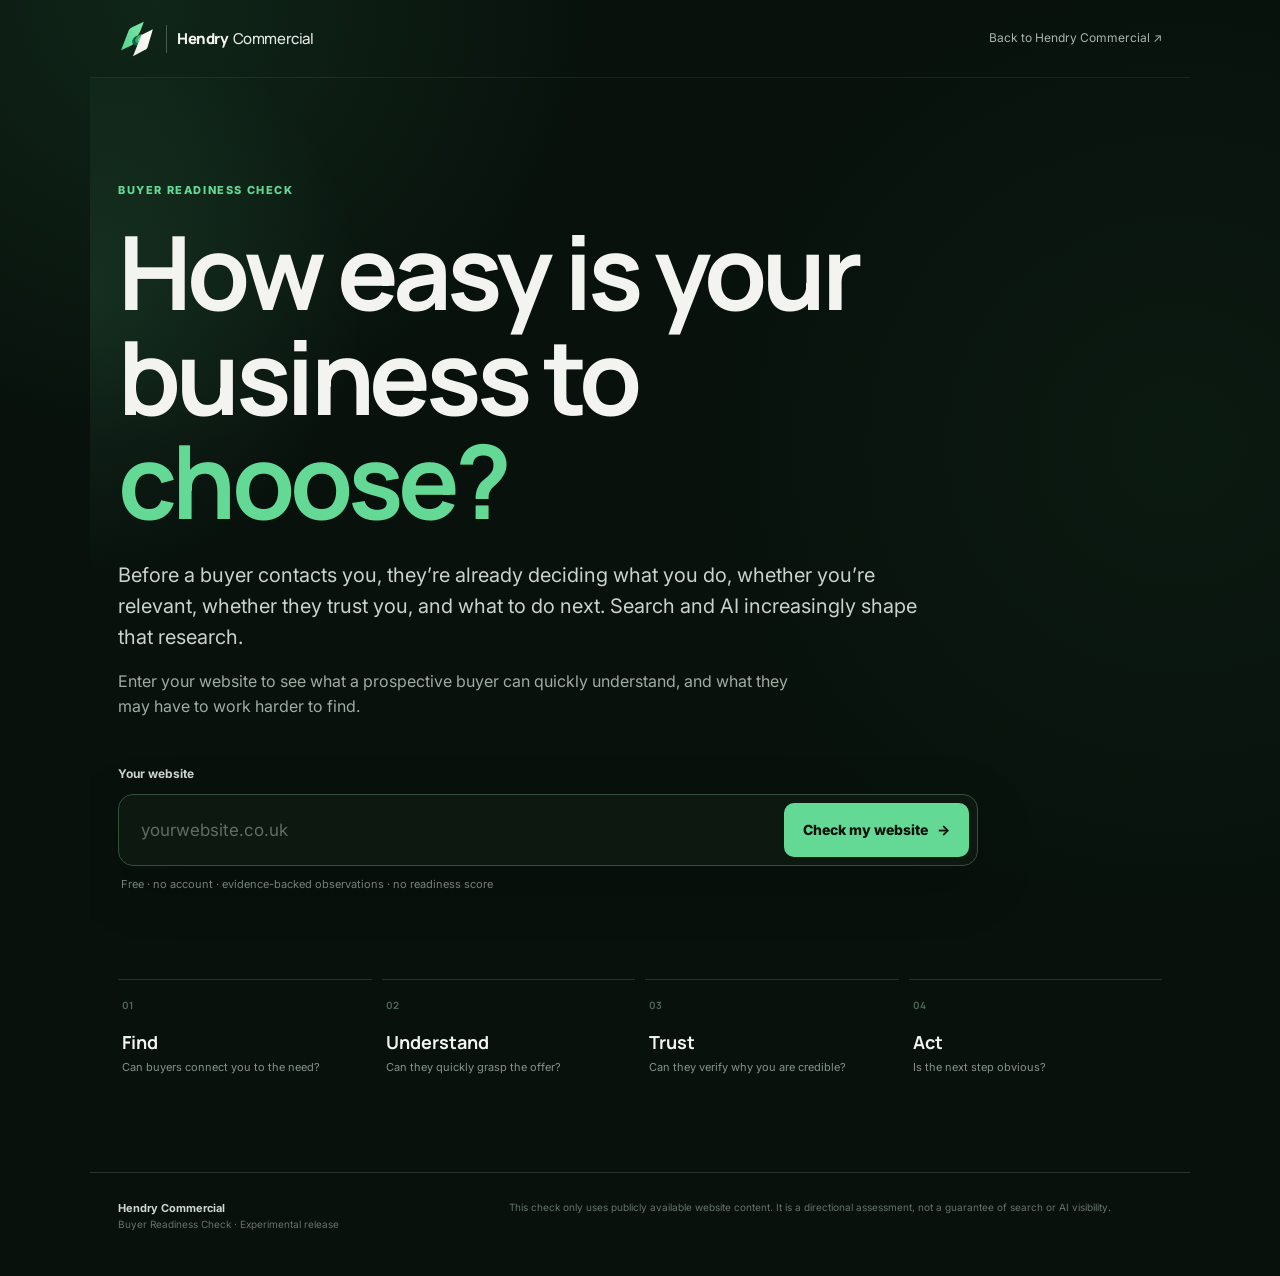
<file: check/index.html>
<!doctype html>
<html lang="en">
<head>
  <!-- HD social preview refresh -->
  <meta charset="utf-8" />
  <meta name="viewport" content="width=device-width,initial-scale=1" />
  <meta name="description" content="Run a free Buyer Readiness Check from Hendry Commercial and see what a prospective buyer can quickly understand, verify, and act on from your website." />
  <meta name="robots" content="index,follow" />
  <link rel="canonical" href="https://hendrycommercial.co.uk/check" />
  <meta property="og:type" content="website" />
  <meta property="og:title" content="Buyer Readiness Check | Hendry Commercial" />
  <meta property="og:description" content="See what a prospective buyer can quickly understand, verify, and act on from your website before they contact you." />
  <meta property="og:url" content="https://hendrycommercial.co.uk/check" />
  <meta property="og:site_name" content="Hendry Commercial" />
  <meta property="og:image" content="https://hendrycommercial.co.uk/buyer-readiness-check-social-hd.png" />
  <meta property="og:image:secure_url" content="https://hendrycommercial.co.uk/buyer-readiness-check-social-hd.png" />
  <meta property="og:image:type" content="image/png" />
  <meta property="og:image:width" content="2400" />
  <meta property="og:image:height" content="1254" />
  <meta property="og:image:alt" content="Hendry Commercial Buyer Readiness Check — How easy is your business to choose?" />
  <meta name="twitter:card" content="summary_large_image" />
  <meta name="twitter:image" content="https://hendrycommercial.co.uk/buyer-readiness-check-social-hd.png" />
  <meta name="twitter:image:alt" content="Hendry Commercial Buyer Readiness Check — How easy is your business to choose?" />
  <meta name="theme-color" content="#08110c" />
  <title>Buyer Readiness Check | Hendry Commercial</title>
  <link rel="preconnect" href="https://fonts.googleapis.com">
  <link rel="preconnect" href="https://fonts.gstatic.com" crossorigin>
  <link href="https://fonts.googleapis.com/css2?family=Inter:wght@400;500;600;700&family=Manrope:wght@500;600;700;800&display=swap" rel="stylesheet">
  <link rel="stylesheet" href="/check/check.css?v=20260928-scanfix" />
</head>
<body>
  <header class="site-header">
    <a class="brand" href="/" aria-label="Hendry Commercial home">
      <span class="brand-mark" aria-hidden="true">
        <svg viewBox="0 0 455 485" xmlns="http://www.w3.org/2000/svg" focusable="false" preserveAspectRatio="xMidYMid meet"><defs><linearGradient id="hc-green-check" x1="0.08" y1="0.9" x2="0.88" y2="0.04"><stop offset="0" stop-color="#58d691"/><stop offset="1" stop-color="#79e6a7"/></linearGradient><linearGradient id="hc-fold-check" x1="0.15" y1="0.85" x2="0.8" y2="0.1"><stop offset="0" stop-color="#156b45"/><stop offset="1" stop-color="#0f4d34"/></linearGradient><linearGradient id="hc-white-check" x1="0.08" y1="0.95" x2="0.92" y2="0.05"><stop offset="0" stop-color="#eeede7"/><stop offset="1" stop-color="#fffefa"/></linearGradient></defs><path fill="url(#hc-green-check)" d="M315 21L170 90C150 100 135 113 124 129L24 387L156 325C168 319 177 310 184 298C197 306 214 311 233 312L291 182C273 190 254 198 234 198C251 181 263 158 274 130Z"/><path fill="url(#hc-fold-check)" d="M234 198C206 208 181 229 170 256C160 282 168 303 184 314C198 324 217 328 233 322L256 270C237 278 222 274 215 263C208 252 213 232 229 217C238 208 248 201 260 196C251 198 242 199 234 198Z"/><path fill="#2ca86a" d="M229 217C242 206 260 198 291 182L278 212C259 225 246 236 240 249C234 262 238 272 256 270L244 297C224 294 211 286 207 273C202 256 211 235 229 217Z"/><path fill="url(#hc-white-check)" d="M430 118L284 192L176 462L338 378C348 373 356 365 360 354L430 118Z"/></svg>
      </span>
      <span class="brand-separator" aria-hidden="true"></span>
      <span class="brand-name"><strong>Hendry</strong><span>Commercial</span></span>
    </a>
    <a class="back-link" href="/">Back to Hendry Commercial <span>↗</span></a>
  </header>

  <main>
    <section class="checker-shell" data-screen="start">
      <div class="checker-glow" aria-hidden="true"></div>
      <div class="intro">
        <p class="eyebrow">Buyer Readiness Check</p>
        <h1>How easy is your business to <span>choose?</span></h1>
        <p class="lead">Before a buyer contacts you, they’re already deciding what you do, whether you’re relevant, whether they trust you, and what to do next. Search and AI increasingly shape that research.</p>
        <p class="lead secondary">Enter your website to see what a prospective buyer can quickly understand, and what they may have to work harder to find.</p>
      </div>
      <form class="url-form" data-url-form>
        <label for="website">Your website</label>
        <div class="url-row"><input id="website" name="website" inputmode="url" autocomplete="url" placeholder="yourwebsite.co.uk" required /><button class="button primary" type="submit">Check my website <span>→</span></button></div>
        <p class="form-note">Free · no account · evidence-backed observations · no readiness score</p><p class="form-error" data-start-error aria-live="polite"></p>
      </form>
      <div class="principles" aria-label="What the check looks for"><div><span>01</span><strong>Find</strong><small>Can buyers connect you to the need?</small></div><div><span>02</span><strong>Understand</strong><small>Can they quickly grasp the offer?</small></div><div><span>03</span><strong>Trust</strong><small>Can they verify why you are credible?</small></div><div><span>04</span><strong>Act</strong><small>Is the next step obvious?</small></div></div>
    </section>

    <section class="checker-shell screen" data-screen="scan" hidden><div class="scan-head"><p class="eyebrow">Checking <span data-domain-label></span></p><h2>Looking at your website as a buyer would.</h2><p>This is a quick evidence-led check, not a full audit. It only reports findings the website supports.</p></div><div class="scan-grid"><div class="scan-visual" aria-hidden="true"><div class="scan-ring"><span>HC</span></div></div><ol class="scan-steps"><li data-scan-step="1"><i></i><span>Understanding the business</span><b>Checking</b></li><li data-scan-step="2"><i></i><span>Finding likely buyer entry points</span><b>Waiting</b></li><li data-scan-step="3"><i></i><span>Checking visible proof and decision information</span><b>Waiting</b></li><li data-scan-step="4"><i></i><span>Looking for meaningful information gaps</span><b>Waiting</b></li><li data-scan-step="5"><i></i><span>Preparing your snapshot</span><b>Waiting</b></li></ol></div></section>

    <section class="checker-shell screen" data-screen="preview" hidden><div class="results-head"><p class="eyebrow">Your first read</p><h2>Here’s what a buyer can quickly establish.</h2><p class="results-domain" data-preview-domain></p></div><div class="understood-card"><div class="understood-top"><span>We found</span><strong data-business-name>Your business</strong></div><div class="fact-columns"><div><small>Offer signals</small><div class="chips" data-service-chips></div></div><div><small>Location &amp; scope signals</small><div class="chips" data-location-chips></div></div></div></div><div class="search-card"><div><span class="card-kicker">Buyer language</span><h3>Buyers might look for a business like yours using searches such as:</h3></div><div class="search-list" data-search-list></div></div><div class="unlock-card"><div><span class="finding-count" data-finding-count>3</span><div><strong>areas worth a closer look</strong><p>These could make it harder for a buyer to understand, compare, or shortlist you.</p></div></div><button class="button primary" type="button" data-open-capture>Show my snapshot <span>→</span></button></div></section>

    <section class="checker-shell screen compact" data-screen="capture" hidden><div class="capture-panel"><div><p class="eyebrow">Your snapshot is ready</p><h2>Where should I send your snapshot?</h2><p>You’ll receive the snapshot by email, and I’ll receive the same result so we can pick up from the same point if you want to explore it further.</p></div><form class="capture-form" data-capture-form><input type="text" name="company_website" class="honey" tabindex="-1" autocomplete="off"><label>Name<input name="name" autocomplete="name" required></label><label>Work email<input name="email" type="email" autocomplete="email" required></label><button class="button primary" type="submit">Show my results <span>→</span></button><p class="microcopy">No mailing list. I’ll only use these details in connection with this check unless you ask me otherwise.</p><p class="form-error" data-capture-error aria-live="polite"></p></form></div></section>

    <section class="checker-shell screen" data-screen="snapshot" hidden><div class="results-head snapshot-heading"><p class="eyebrow">Buyer Readiness Snapshot</p><h2>What comes through clearly — and where buyers may have to work harder.</h2><p>No arbitrary score. Just the strongest evidence-backed observations from the site.</p></div><article class="strength-card"><span class="signal-label clear">Comes through clearly</span><h3 data-strength-title></h3><p data-strength-body></p></article><div class="opportunity-section"><div class="section-line"><span>Where buyers may work harder</span><em data-opportunity-count></em></div><div class="opportunity-list" data-opportunity-list></div></div><div class="context-card"><span class="card-kicker">The website is only half the picture</span><h3>Whether these findings matter depends on what you’re trying to grow.</h3><p>Add a little commercial context and I can focus on the gaps that are actually worth investigating.</p><button class="button primary" type="button" data-open-qualify>Put this in context <span>→</span></button></div>
      <div class="book-support">
        <span>Prefer to explore the thinking first?</span>
        <a href="/before-they-call-you/?src=buyer-readiness-snapshot"><strong>Before They Call You</strong> — the book behind the framework <b>→</b></a>
      </div>
    </section>

    <section class="checker-shell screen" data-screen="qualify" hidden><div class="qualification-head"><p class="eyebrow">Add the commercial context</p><h2>Four questions to put the website in context.</h2><p>The aim is simple: understand whether anything the checker found matters to the customers and growth you actually want.</p></div><form class="qualify-form" data-qualify-form><input type="text" name="company_website" class="honey" tabindex="-1" autocomplete="off"><label class="question"><span><b>01</b> What part of the business would you most like to grow?</span><textarea name="growth_priority" rows="3" required placeholder="A service, customer type, market, location, or something else..."></textarea></label><label class="question"><span><b>02</b> Who would you particularly like more enquiries from?</span><textarea name="desired_buyer" rows="3" required placeholder="Describe the customer you most want to win..."></textarea></label><label class="question"><span><b>03</b> Roughly what is a good new customer worth?</span><select name="customer_value" required><option value="">Choose a range</option><option>Under £500</option><option>£500–£2,000</option><option>£2,000–£10,000</option><option>£10,000–£50,000</option><option>£50,000+</option><option>It varies / not sure</option></select></label><label class="question"><span><b>04</b> What do you wish more potential customers understood about you?</span><textarea name="desired_understanding" rows="4" required placeholder="The thing you know is valuable, but buyers may not immediately see..."></textarea></label><button class="button primary qualify-submit" type="submit">Finish and see the next step <span>→</span></button><p class="form-error" data-qualify-error aria-live="polite"></p></form></section>

    <section class="checker-shell screen compact" data-screen="complete" hidden><div class="complete-panel"><span class="complete-mark">✓</span><p class="eyebrow">That’s enough to investigate properly</p><h2>Take it further in the way that suits you.</h2><p>If you want me to look at the result in the context of what you’re trying to grow, book a conversation. If you’d rather explore the thinking first, the book goes deeper into the buyer journey behind the check.</p><div class="complete-actions"><a class="button primary" href="https://koalendar.com/e/meet-with-jonathan-5" target="_blank" rel="noreferrer">Book a conversation <span>↗</span></a><a class="button ghost" href="/before-they-call-you/?src=buyer-readiness-complete">Explore the book <span>→</span></a></div><button class="back-result-link" type="button" data-back-results>Back to my snapshot</button></div></section>

    <section class="checker-shell screen compact" data-screen="limited" hidden><div class="complete-panel limited-panel"><span class="complete-mark muted">?</span><p class="eyebrow">Not enough reliable evidence</p><h2>I couldn’t build a useful snapshot from the public website alone.</h2><p data-limited-message>This can happen when a site blocks automated access, relies heavily on browser-side rendering, or simply doesn’t expose enough information. I’d rather say that than invent a result.</p><div class="complete-actions"><button class="button primary" type="button" data-retry>Try another website</button><a class="button ghost" href="https://koalendar.com/e/meet-with-jonathan-5" target="_blank" rel="noreferrer">Talk it through ↗</a></div></div></section>
  </main>
  <footer><div><strong>Hendry Commercial</strong><span>Buyer Readiness Check · Experimental release</span></div><p>This check only uses publicly available website content. It is a directional assessment, not a guarantee of search or AI visibility.</p></footer>
  <script src="/check/check.js?v=20260928-funnel1" defer></script>
</body>
</html>
</file>
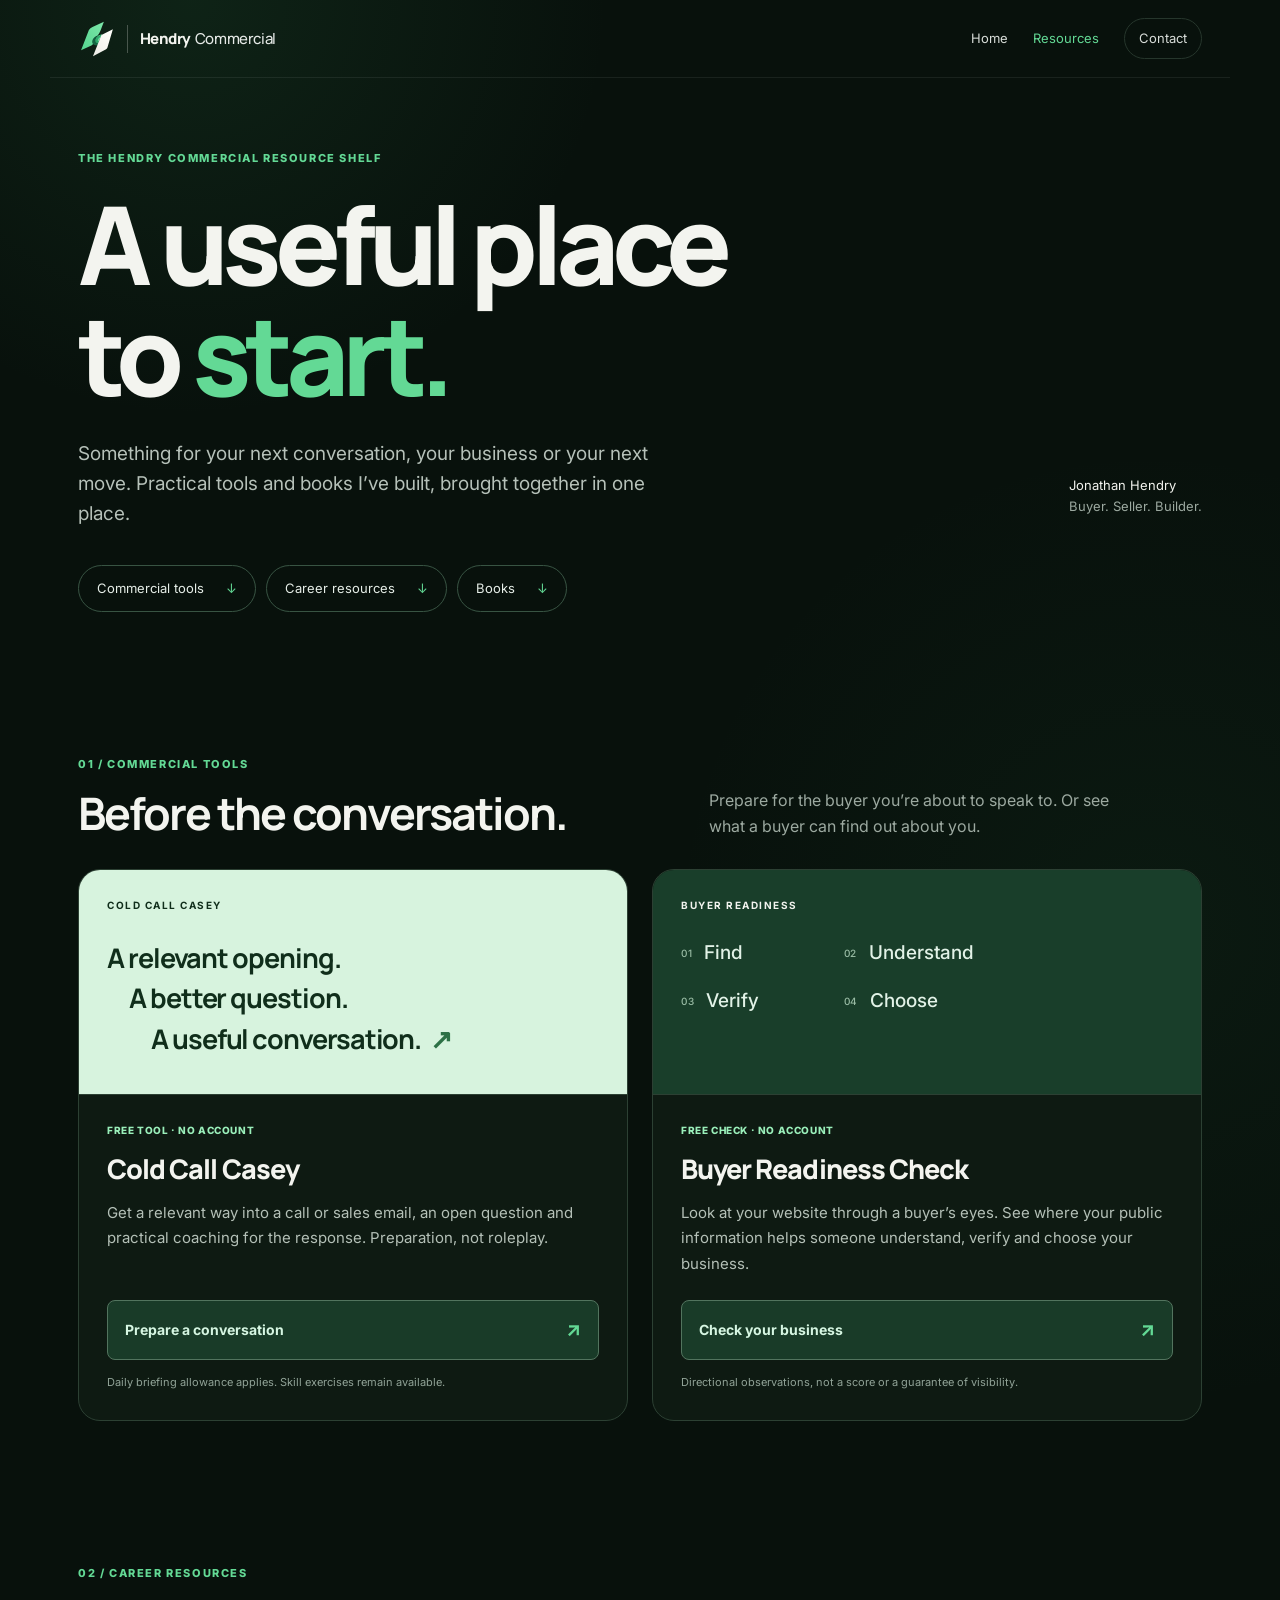
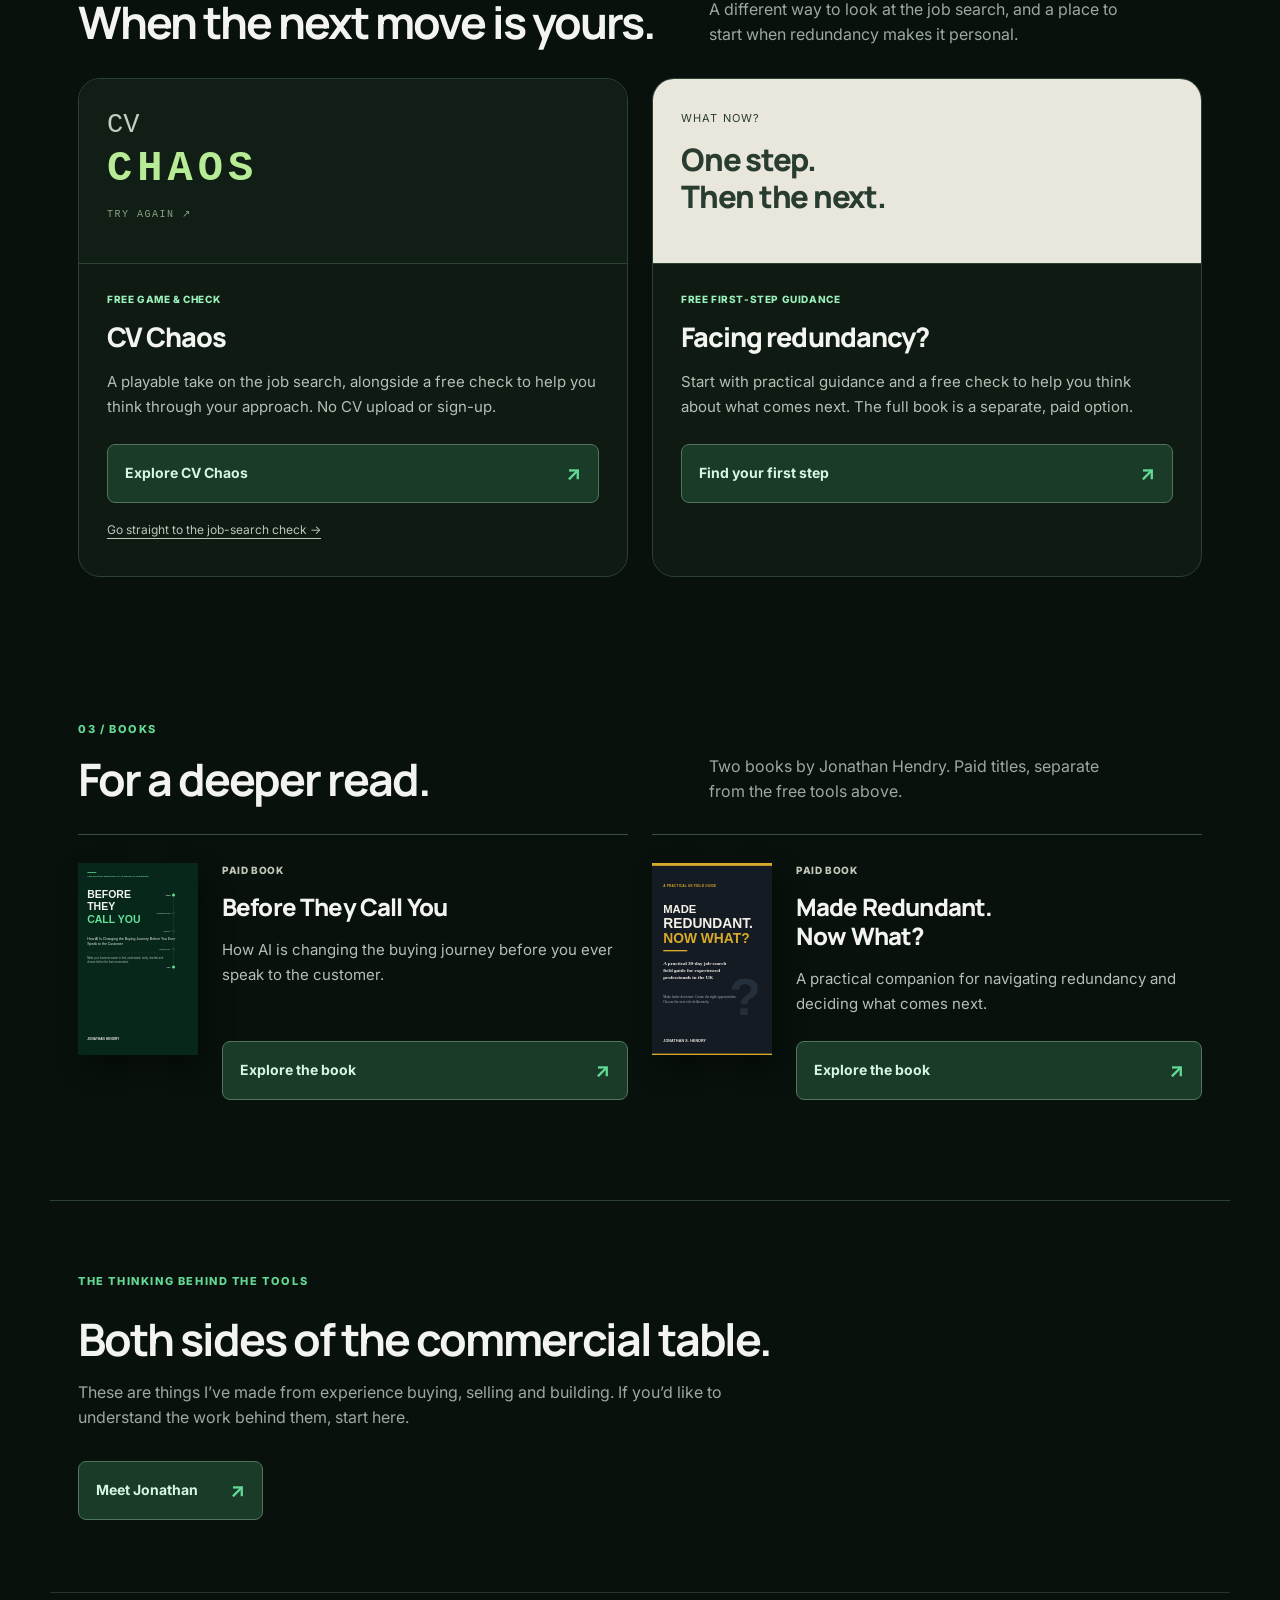
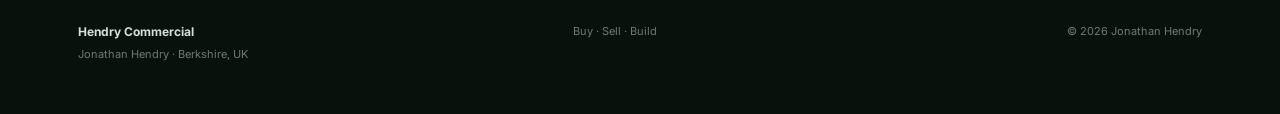
<file: resources/index.html>
<!doctype html>
<html lang="en-GB"><head>
<meta charset="utf-8"><meta name="viewport" content="width=device-width,initial-scale=1">
<title>Resources | Hendry Commercial</title>
<meta name="description" content="Free tools for better business conversations, buyer readiness and your next career move. Explore Cold Call Casey, CV Chaos and books by Jonathan Hendry.">
<link rel="canonical" href="https://hendrycommercial.co.uk/resources/">
<meta name="theme-color" content="#08110c">
<meta property="og:type" content="website"><meta property="og:site_name" content="Hendry Commercial">
<meta property="og:title" content="A useful place to start. | Hendry Commercial resources">
<meta property="og:description" content="Free tools for your next conversation, your business and your next career move. Plus books for a deeper read.">
<meta property="og:url" content="https://hendrycommercial.co.uk/resources/">
<meta property="og:image" content="https://hendrycommercial.co.uk/linkedin-preview-hd-20260923-v2.png">
<meta name="twitter:card" content="summary_large_image">
<link rel="preconnect" href="https://fonts.googleapis.com"><link rel="preconnect" href="https://fonts.gstatic.com" crossorigin>
<link href="https://fonts.googleapis.com/css2?family=Inter:wght@400;500;600;700&family=Manrope:wght@500;600;700;800&display=swap" rel="stylesheet">
<link rel="stylesheet" href="/styles.css?v=20261113-resources"><link rel="stylesheet" href="/resources/resources.css?v=20261113-refined2">
</head><body class="resources-page"><a class="skip-link" href="#main">Skip to resources</a>
<header class="site-header"><a class="brand" href="/" aria-label="Hendry Commercial home">
      <span class="brand-mark" aria-hidden="true">
        <svg viewBox="0 0 455 485" xmlns="http://www.w3.org/2000/svg" focusable="false" preserveAspectRatio="xMidYMid meet">
          <defs><linearGradient id="hc-green" x1="0.08" y1="0.9" x2="0.88" y2="0.04"><stop offset="0" stop-color="#58d691"/><stop offset="1" stop-color="#79e6a7"/></linearGradient><linearGradient id="hc-fold" x1="0.15" y1="0.85" x2="0.8" y2="0.1"><stop offset="0" stop-color="#156b45"/><stop offset="1" stop-color="#0f4d34"/></linearGradient><linearGradient id="hc-white" x1="0.08" y1="0.95" x2="0.92" y2="0.05"><stop offset="0" stop-color="#eeede7"/><stop offset="1" stop-color="#fffefa"/></linearGradient></defs>
          <path fill="url(#hc-green)" d="M315 21L170 90C150 100 135 113 124 129L24 387L156 325C168 319 177 310 184 298C197 306 214 311 233 312L291 182C273 190 254 198 234 198C251 181 263 158 274 130Z"/><path fill="url(#hc-fold)" d="M234 198C206 208 181 229 170 256C160 282 168 303 184 314C198 324 217 328 233 322L256 270C237 278 222 274 215 263C208 252 213 232 229 217C238 208 248 201 260 196C251 198 242 199 234 198Z"/><path fill="#2ca86a" d="M229 217C242 206 260 198 291 182L278 212C259 225 246 236 240 249C234 262 238 272 256 270L244 297C224 294 211 286 207 273C202 256 211 235 229 217Z"/><path fill="url(#hc-white)" d="M430 118L284 192L176 462L338 378C348 373 356 365 360 354L430 118Z"/>
        </svg>
      </span>
      <span class="brand-separator" aria-hidden="true"></span>
      <span class="brand-name"><strong>Hendry</strong><span>Commercial</span></span>
    </a><nav aria-label="Primary navigation"><a href="/">Home</a><a href="/resources/" aria-current="page">Resources</a><a class="nav-cta" href="/#contact">Contact</a></nav></header>
<main id="main">
<section class="resources-intro section">
<p class="eyebrow">The Hendry Commercial resource shelf</p>
<h1>A useful place<br>to <span>start.</span></h1>
<div class="intro-bottom"><p>Something for your next conversation, your business or your next move. Practical tools and books I’ve built, brought together in one place.</p><p class="author-note">Jonathan Hendry<br><span>Buyer. Seller. Builder.</span></p></div>
<nav class="resource-jumps" aria-label="Resource categories"><a href="#commercial">Commercial tools <span aria-hidden="true">↓</span></a><a href="#career">Career resources <span aria-hidden="true">↓</span></a><a href="#books">Books <span aria-hidden="true">↓</span></a></nav>
</section>
<section class="resource-section section" id="commercial" aria-labelledby="commercial-title">
<div class="section-heading"><div><p class="eyebrow">01 / Commercial tools</p><h2 id="commercial-title">Before the conversation.</h2></div><p>Prepare for the buyer you’re about to speak to. Or see what a buyer can find out about you.</p></div>
<div class="resource-grid">
<article class="resource-card"><div class="card-art casey-art" aria-hidden="true"><span class="art-label">Cold Call Casey</span><div class="conversation-line">A relevant opening.</div><div class="conversation-line">A better question.</div><div class="conversation-line">A useful conversation. <span>↗</span></div></div><div class="card-copy"><p class="resource-badge">Free tool · No account</p><h3>Cold Call Casey</h3><p>Get a relevant way into a call or sales email, an open question and practical coaching for the response. Preparation, not roleplay.</p><a class="resource-link" href="/casey/">Prepare a conversation <span aria-hidden="true">↗</span></a><small>Daily briefing allowance applies. Skill exercises remain available.</small></div></article>
<article class="resource-card"><div class="card-art readiness-art" aria-hidden="true"><span class="art-label">Buyer Readiness</span><div class="readiness-path"><span><small>01</small> Find</span><span><small>02</small> Understand</span><span><small>03</small> Verify</span><span><small>04</small> Choose</span></div></div><div class="card-copy"><p class="resource-badge">Free check · No account</p><h3>Buyer Readiness Check</h3><p>Look at your website through a buyer’s eyes. See where your public information helps someone understand, verify and choose your business.</p><a class="resource-link" href="/check/">Check your business <span aria-hidden="true">↗</span></a><small>Directional observations, not a score or a guarantee of visibility.</small></div></article>
</div></section>
<section class="resource-section section" id="career" aria-labelledby="career-title">
<div class="section-heading"><div><p class="eyebrow">02 / Career resources</p><h2 id="career-title">When the next move is yours.</h2></div><p>A different way to look at the job search, and a place to start when redundancy makes it personal.</p></div>
<div class="resource-grid">
<article class="resource-card career-card"><div class="career-mark" aria-hidden="true"><span>CV</span><strong>CHAOS</strong><i>TRY AGAIN ↗</i></div><div class="card-copy"><p class="resource-badge">Free game &amp; check</p><h3>CV Chaos</h3><p>A playable take on the job search, alongside a free check to help you think through your approach. No CV upload or sign-up.</p><div class="card-actions"><a class="resource-link" href="https://cvchaos.co.uk/">Explore CV Chaos <span aria-hidden="true">↗</span></a><a class="secondary-resource-link" href="https://cvchaos.co.uk/check/">Go straight to the job-search check →</a></div></div></article>
<article class="resource-card career-card"><div class="first-step-mark" aria-hidden="true"><span>What now?</span><div>One step.<br>Then the next.</div></div><div class="card-copy"><p class="resource-badge">Free first-step guidance</p><h3>Facing redundancy?</h3><p>Start with practical guidance and a free check to help you think about what comes next. The full book is a separate, paid option.</p><div class="card-actions"><a class="resource-link" href="https://cvchaos.co.uk/redundancy/">Find your first step <span aria-hidden="true">↗</span></a></div></div></article>
</div></section>
<section class="resource-section section" id="books" aria-labelledby="books-title">
<div class="section-heading"><div><p class="eyebrow">03 / Books</p><h2 id="books-title">For a deeper read.</h2></div><p>Two books by Jonathan Hendry. Paid titles, separate from the free tools above.</p></div>
<div class="resource-grid book-grid">
<article class="book-card"><img src="/assets/before-they-call-you-book-cover.svg" alt="Before They Call You book cover" width="140" height="224" loading="lazy"><div><p class="resource-badge paid">Paid book</p><h3>Before They Call You</h3><p>How AI is changing the buying journey before you ever speak to the customer.</p><a class="resource-link" href="/before-they-call-you/">Explore the book <span aria-hidden="true">↗</span></a></div></article>
<article class="book-card"><img src="/assets/made-redundant-book-cover.svg" alt="Made Redundant. Now What? book cover" width="140" height="224" loading="lazy"><div><p class="resource-badge paid">Paid book</p><h3>Made Redundant.<br>Now What?</h3><p>A practical companion for navigating redundancy and deciding what comes next.</p><a class="resource-link" href="https://cvchaos.co.uk/redundancy/">Explore the book <span aria-hidden="true">↗</span></a></div></article>
</div></section>
<section class="resource-close section"><p class="eyebrow">The thinking behind the tools</p><h2>Both sides of the commercial table.</h2><p>These are things I’ve made from experience buying, selling and building. If you’d like to understand the work behind them, start here.</p><a class="resource-link" href="/">Meet Jonathan <span aria-hidden="true">↗</span></a></section>
</main><footer><div><strong>Hendry Commercial</strong><span>Jonathan Hendry · Berkshire, UK</span></div><p>Buy · Sell · Build</p><p>© 2026 Jonathan Hendry</p></footer>
</body></html>
</file>
<file: styles.css>
:root{
  --bg:#08110c;
  --bg-2:#0c1710;
  --surface:#101a13;
  --surface-2:#142119;
  --text:#f3f4ef;
  --muted:#9ca9a0;
  --line:#26362c;
  --line-soft:rgba(99,217,149,.16);
  --accent:#63d995;
  --accent-2:#91edb6;
  --accent-dark:#06120b;
  --max:1180px;
  --radius:18px;
}
*{box-sizing:border-box}
html{scroll-behavior:smooth}
body{margin:0;background:radial-gradient(circle at 15% 0%,rgba(47,128,76,.16),transparent 26rem),radial-gradient(circle at 90% 28%,rgba(47,128,76,.08),transparent 30rem),var(--bg);color:var(--text);font-family:Inter,Arial,sans-serif;line-height:1.58;overflow-x:hidden}
a{color:inherit;text-decoration:none}
::selection{background:var(--accent);color:#07120b}
.scroll-progress{position:fixed;inset:0 0 auto 0;height:2px;z-index:50;background:transparent;pointer-events:none}.scroll-progress span{display:block;height:100%;width:100%;background:var(--accent);transform:scaleX(0);transform-origin:left center;box-shadow:0 0 12px rgba(99,217,149,.45)}
.site-header{max-width:var(--max);height:78px;margin:0 auto;padding:0 28px;display:flex;align-items:center;justify-content:space-between;border-bottom:1px solid rgba(255,255,255,.07);position:relative;z-index:10}
.brand{display:inline-flex;align-items:center;gap:10px;font-family:Manrope,sans-serif;letter-spacing:-.025em}.brand-mark{width:38px;height:38px;display:flex;align-items:center;justify-content:center;flex:0 0 auto}.brand-mark svg{display:block;width:100%;height:100%;shape-rendering:geometricPrecision}.brand-ribbon{fill:var(--accent)}.brand-fold{fill:#2fae68}.brand-blade{fill:var(--text)}.brand-separator{width:1px;height:28px;background:rgba(243,244,239,.26);margin:0 2px 0 1px;flex:0 0 auto}.brand-name{display:inline-flex;align-items:baseline;gap:4px;white-space:nowrap;font-size:15px}.brand-name strong{font-weight:800;letter-spacing:-.035em}.brand-name>span{font-weight:500;color:#e5e9e6}
nav{display:flex;align-items:center;gap:25px;color:#d8ddd9;font-size:13px}nav a{transition:color .2s ease,border-color .2s ease}nav a:hover{color:var(--accent)}.nav-cta{border:1px solid var(--line);padding:9px 14px;border-radius:999px}.nav-cta:hover{border-color:#50725b}
.section{max-width:var(--max);margin:0 auto;padding:104px 28px}.eyebrow{margin:0 0 22px;text-transform:uppercase;letter-spacing:.145em;font-size:11px;font-weight:800;color:var(--accent)}
h1,h2,h3{font-family:Manrope,sans-serif;margin:0;letter-spacing:-.045em;line-height:1.02}h1{font-size:clamp(54px,7.15vw,102px);max-width:900px}h1 span{color:var(--accent)}h2{font-size:clamp(38px,5vw,66px);max-width:800px}h3{font-size:30px}
.hero{position:relative;display:grid;grid-template-columns:minmax(0,1.12fr) minmax(390px,.88fr);gap:62px;align-items:center;min-height:720px;padding-top:105px;padding-bottom:130px}.hero-glow{position:absolute;width:520px;height:520px;border-radius:50%;left:-230px;top:70px;background:radial-gradient(circle,rgba(99,217,149,.12),transparent 68%);filter:blur(8px);pointer-events:none;transform:translate3d(0,var(--hero-shift,0),0)}.hero-copy{position:relative;z-index:2}.hero-lead{max-width:760px;margin:32px 0 0;color:#c9cfcb;font-size:20px}.hero-terms{display:flex;gap:8px;flex-wrap:wrap;margin-top:30px}.hero-terms span{min-width:132px;border:1px solid var(--line);background:rgba(14,25,17,.72);border-radius:12px;padding:12px 14px;transform:translateY(var(--term-shift,0))}.hero-terms b{display:block;font:750 12px Manrope,sans-serif;letter-spacing:.12em;color:var(--accent)}.hero-terms small{display:block;margin-top:3px;color:#89978d;font-size:11px}.hero-actions,.contact-actions{display:flex;gap:12px;flex-wrap:wrap;margin-top:34px}.button{display:inline-flex;align-items:center;justify-content:center;min-height:44px;padding:13px 18px;border-radius:9px;font-size:14px;font-weight:700;transition:transform .18s ease,background .18s ease,border-color .18s ease}.primary{background:var(--accent);color:#06120b}.primary:hover{background:var(--accent-2)}.ghost{border:1px solid var(--line);background:rgba(12,23,16,.76)}.ghost:hover{border-color:#4e7059}
.hero-media{position:relative;min-height:590px;display:flex;align-items:flex-start;justify-content:flex-end}.hero-photo{margin:0;width:min(100%,430px);height:560px;border-radius:28px;overflow:hidden;border:1px solid #2e4235;box-shadow:0 28px 80px rgba(0,0,0,.25);background:#0d1611;position:relative}.hero-photo::after{content:"";position:absolute;inset:auto 0 0;height:34%;background:linear-gradient(180deg,transparent,rgba(8,17,12,.5));pointer-events:none}.hero-photo img{display:block;width:100%;height:100%;object-fit:cover;object-position:center 18%}.proof-card{position:absolute;left:-34px;bottom:-54px;width:380px;background:linear-gradient(145deg,rgba(23,36,27,.98),rgba(11,19,13,.98));border:1px solid #33483a;border-radius:var(--radius);padding:24px;box-shadow:0 24px 70px rgba(0,0,0,.32);transform-style:preserve-3d;backdrop-filter:blur(10px)}.proof-card-top{display:flex;align-items:center;justify-content:space-between;margin-bottom:20px}.proof-label{margin:0;color:#c6d1c9;font-size:11px;font-weight:700;letter-spacing:.02em}.pulse-dot{width:8px;height:8px;border-radius:50%;background:var(--accent);box-shadow:0 0 0 0 rgba(99,217,149,.32);animation:pulse 2.4s infinite}
@keyframes pulse{70%{box-shadow:0 0 0 9px rgba(99,217,149,0)}100%{box-shadow:0 0 0 0 rgba(99,217,149,0)}}.proof-grid{display:grid;grid-template-columns:1fr 1fr}.proof-grid div{padding:18px 12px;border-top:1px solid var(--line)}.proof-grid div:nth-child(odd){padding-left:0;border-right:1px solid var(--line)}.proof-grid strong{display:block;font:750 31px Manrope,sans-serif;letter-spacing:-.055em}.proof-grid span{display:block;margin-top:5px;color:var(--muted);font-size:11px;line-height:1.45}
.experience-rails{border-top:1px solid var(--line);border-bottom:1px solid var(--line);overflow:hidden;background:rgba(8,17,12,.34)}.experience-rail-row{display:grid;grid-template-columns:230px minmax(0,1fr);align-items:stretch;min-height:70px}.experience-rail-row+.experience-rail-row{border-top:1px solid rgba(255,255,255,.06)}.rail-label{padding:17px 20px;border-right:1px solid var(--line);display:flex;flex-direction:column;justify-content:center;white-space:nowrap;overflow:hidden;position:relative;z-index:3;background:#08110c}.rail-label span{text-transform:uppercase;letter-spacing:.13em;font-size:8px;font-weight:800;color:#5e7465}.rail-label strong{text-transform:uppercase;letter-spacing:.055em;font:700 9px Manrope,sans-serif;color:var(--accent);margin-top:2px;line-height:1.25}.marquee{min-width:0;max-width:100%;overflow:hidden;position:relative;z-index:1;mask-image:linear-gradient(90deg,transparent,#000 5%,#000 95%,transparent)}.marquee-track{display:flex;width:max-content;align-items:center;padding:0;color:#85948a;font:700 11px Manrope,sans-serif;letter-spacing:.1em;will-change:transform}.marquee-group{display:flex;align-items:center;gap:28px;flex:none;padding:24px 28px 24px 0}.career-track{animation:marquee-forward 32s linear infinite;color:#a4b0a8}.client-track{animation:marquee-reverse 95s linear infinite}.marquee-track i{color:#365140;font-style:normal}@keyframes marquee-forward{to{transform:translateX(-25%)}}@keyframes marquee-reverse{from{transform:translateX(-25%)}to{transform:translateX(0)}}
.about{display:grid;grid-template-columns:minmax(320px,.82fr) minmax(0,1.18fr);gap:88px;position:relative;align-items:start}.about-left{min-width:0}.about-left .section-intro{margin-bottom:34px}.about-copy{font-size:17px;color:#c5ccc7;padding-top:39px;max-width:660px}.about-copy p{margin:0 0 24px}.about-photo{margin:0;width:min(100%,370px);aspect-ratio:4/5;border-radius:22px;overflow:hidden;border:1px solid #2e4235;box-shadow:0 22px 60px rgba(0,0,0,.18);background:#0d1611;position:relative}.about-photo::after{content:"";position:absolute;inset:0;border:1px solid rgba(99,217,149,.08);border-radius:22px;pointer-events:none}.about-photo img{display:block;width:100%;height:100%;object-fit:cover;object-position:center top}.word-ribbon{grid-column:1/-1;margin-top:8px;padding-top:18px;border-top:1px solid var(--line);display:flex;gap:clamp(16px,4vw,55px);flex-wrap:wrap}.word-ribbon span{font:750 clamp(18px,2.4vw,30px) Manrope,sans-serif;letter-spacing:-.02em;color:#34463a;transition:color .7s ease,text-shadow .7s ease}.word-ribbon.is-visible span{color:#a6b4aa}.word-ribbon.is-visible span:nth-child(2){transition-delay:.1s}.word-ribbon.is-visible span:nth-child(3){transition-delay:.2s}.word-ribbon.is-visible span:nth-child(4){transition-delay:.3s}.word-ribbon.is-visible span:nth-child(5){color:var(--accent);transition-delay:.4s}
.work{border-top:1px solid rgba(255,255,255,.05)}.section-intro{margin-bottom:48px}.work-grid{display:grid;grid-template-columns:repeat(3,1fr);gap:16px}.work-card{position:relative;min-height:360px;padding:29px;border:1px solid var(--line);border-radius:var(--radius);background:linear-gradient(155deg,rgba(18,29,21,.96),rgba(10,18,12,.96));overflow:hidden;transform-style:preserve-3d;transition:border-color .2s ease}.work-card:hover{border-color:#3f5c49}.card-number{font:700 11px Manrope,sans-serif;color:var(--accent);letter-spacing:.12em}.work-card h3{margin:92px 0 18px;max-width:260px}.work-card p{margin:0;color:var(--muted);font-size:14px;line-height:1.65}.card-line{position:absolute;left:0;bottom:0;width:100%;height:2px;background:linear-gradient(90deg,var(--accent),transparent 68%);transform:scaleX(.08);transform-origin:left;transition:transform .45s ease}.work-card:hover .card-line{transform:scaleX(1)}
.experience{display:grid;grid-template-columns:.78fr 1.22fr;gap:90px;border-top:1px solid rgba(255,255,255,.05)}.experience-heading{position:sticky;top:42px;align-self:start}.timeline{position:relative;padding-left:46px}.timeline-line{position:absolute;left:9px;top:6px;bottom:4px;width:1px;background:#223128;overflow:hidden}.timeline-line span{display:block;width:100%;height:100%;background:var(--accent);transform:scaleY(var(--timeline-progress,0));transform-origin:top center}.timeline-item{position:relative;display:grid;grid-template-columns:45px 1fr;gap:12px;padding:0 0 62px;opacity:.42;transform:translateY(14px);transition:opacity .5s ease,transform .5s ease}.timeline-item:last-child{padding-bottom:0}.timeline-item::before{content:"";position:absolute;left:-41px;top:5px;width:9px;height:9px;border-radius:50%;background:#223128;border:2px solid var(--bg);transition:background .35s ease,box-shadow .35s ease}.timeline-item.is-active{opacity:1;transform:none}.timeline-item.is-active::before{background:var(--accent);box-shadow:0 0 0 5px rgba(99,217,149,.09)}.timeline-index{color:var(--accent);font:700 10px Manrope,sans-serif;letter-spacing:.1em;padding-top:6px}.timeline-item h3{font-size:25px;margin-bottom:10px}.timeline-item p{margin:0;color:var(--muted);font-size:15px;line-height:1.65;max-width:620px}
.ventures{border-top:1px solid rgba(255,255,255,.05);padding-bottom:58px}.ventures-head{display:grid;grid-template-columns:1fr .72fr;gap:70px;align-items:end;margin-bottom:48px}.ventures-head>p{margin:0;color:var(--muted);font-size:16px}
.book-feature{display:grid;grid-template-columns:140px minmax(0,1fr);gap:30px;align-items:center;margin:18px 0 0;padding:26px 30px;border:1px solid var(--line);border-radius:var(--radius);background:linear-gradient(155deg,rgba(19,31,22,.97),rgba(10,18,12,.97));overflow:hidden;position:relative;transform-style:preserve-3d;transition:border-color .2s ease}
.book-feature:hover{border-color:#3f5c49}
.book-feature::after{content:"";position:absolute;left:0;bottom:0;width:100%;height:2px;background:linear-gradient(90deg,var(--accent),transparent 68%);transform:scaleX(.08);transform-origin:left;transition:transform .45s ease;z-index:2}
.book-feature:hover::after{transform:scaleX(1)}
.book-feature.pointer-glow::before{width:280px;height:280px;background:rgba(99,217,149,.13);filter:blur(52px)}
.book-feature-cover{width:112px;max-width:112px;justify-self:center}
.book-feature-cover img{display:block;width:112px;max-width:100%;height:auto;border-radius:3px;box-shadow:0 16px 36px rgba(0,0,0,.3)}
.book-feature-copy{min-width:0}
.book-feature-top{display:flex;align-items:center;gap:12px;margin-bottom:14px;color:#7e9184;font-size:10px;font-weight:700;letter-spacing:.06em;text-transform:uppercase}
.book-feature-copy .eyebrow{margin-bottom:9px}
.book-feature-copy h3{font-size:clamp(30px,3.5vw,44px);margin:0 0 12px}
.book-feature-lead{font-size:16px!important;color:#d7ded9!important;max-width:760px}
.book-feature-copy>p{margin:0 0 13px;color:var(--muted);font-size:13px;line-height:1.6;max-width:820px}
.book-feature .venture-links{margin-top:15px}
@media(max-width:760px){.book-feature{grid-template-columns:92px minmax(0,1fr);padding:20px;gap:18px;align-items:start}.book-feature-cover{width:82px;max-width:82px;justify-self:start}.book-feature-cover img{width:82px}.book-feature-copy h3{font-size:28px}.book-feature-lead{font-size:14px!important}.book-feature-copy>p{font-size:12px}.book-feature-top{flex-wrap:wrap;gap:6px 10px;margin-bottom:10px}.book-feature-copy .eyebrow{font-size:9px}}
@media(max-width:480px){.book-feature{grid-template-columns:72px minmax(0,1fr);gap:14px;padding:18px}.book-feature-cover,.book-feature-cover img{width:64px;max-width:64px}.book-feature-copy h3{font-size:24px}.book-feature-copy .eyebrow{display:none}}

.venture-grid{display:grid;grid-template-columns:repeat(3,1fr);gap:16px}.venture-card{position:relative;min-height:350px;padding:29px;border:1px solid var(--line);border-radius:var(--radius);background:linear-gradient(155deg,rgba(19,31,22,.97),rgba(10,18,12,.97));overflow:hidden;transform-style:preserve-3d;transition:border-color .2s ease}.venture-card:hover{border-color:#3f5c49}.venture-card::after{content:"";position:absolute;left:0;bottom:0;width:100%;height:2px;background:linear-gradient(90deg,var(--accent),transparent 68%);transform:scaleX(.08);transform-origin:left;transition:transform .45s ease}.venture-card:hover::after{transform:scaleX(1)}.venture-top{display:flex;align-items:center;justify-content:space-between}.status{display:inline-block;border-radius:999px;padding:6px 9px;font-size:9px;font-weight:800;letter-spacing:.12em}.live{background:var(--accent);color:#07120b}.built{background:#1d3023;color:#a8b6ac;border:1px solid #304837}.venture-no{font:700 10px Manrope,sans-serif;color:#485d4f}.venture-card h3{margin:75px 0 15px;font-size:34px}.venture-card p{margin:0;color:var(--muted);font-size:14px;line-height:1.65}.venture-links{display:flex;gap:18px;flex-wrap:wrap;margin-top:22px}.venture-links a{color:#e0f5e8;border-bottom:1px solid #365342;padding-bottom:2px;font-weight:700;font-size:13px}.venture-links a:hover{color:var(--accent);border-color:var(--accent)}.muted-link span{color:#5f7064;font-size:12px}
.contact{position:relative;padding-top:72px;padding-bottom:112px;overflow:hidden}.contact h2{max-width:900px}.contact-copy{max-width:760px;margin:28px 0 0;color:var(--muted);font-size:17px}.contact-aura{position:absolute;right:-220px;bottom:-320px;width:700px;height:700px;border-radius:50%;background:radial-gradient(circle,rgba(99,217,149,.16),rgba(99,217,149,.03) 43%,transparent 68%);pointer-events:none;transform:scale(var(--contact-scale,.78))}
footer{max-width:var(--max);margin:0 auto;padding:30px 28px 50px;border-top:1px solid var(--line);display:grid;grid-template-columns:1fr 1fr auto;gap:30px;color:#6d7c72;font-size:11px}footer strong,footer span{display:block}footer strong{margin-bottom:4px;color:#d8ded9;font-size:12px}footer p{margin:0}.reveal{opacity:0;transform:translateY(24px);transition:opacity .72s cubic-bezier(.2,.7,.2,1),transform .72s cubic-bezier(.2,.7,.2,1)}.reveal.is-visible{opacity:1;transform:none}.tilt-card{will-change:transform}
@media(max-width:980px){.hero{grid-template-columns:1fr;min-height:auto;gap:48px;padding-top:96px;padding-bottom:92px}.hero-media{min-height:auto;display:grid;grid-template-columns:minmax(0,1fr);justify-items:start}.hero-photo{width:min(100%,500px);height:auto;aspect-ratio:4/5}.proof-card{position:relative;left:auto;bottom:auto;width:min(100%,500px);margin-top:-42px;margin-left:28px}.experience-rail-row{grid-template-columns:210px minmax(0,1fr)}.rail-label{padding-left:16px;padding-right:16px}.about{display:flex;flex-direction:column;gap:34px}.about-left{display:contents}.about-left .section-intro{order:1;margin-bottom:0}.about-copy{order:2;padding-top:0;max-width:none}.about-photo{order:3;width:min(100%,390px);margin-top:4px}.word-ribbon{order:4}.experience,.ventures-head{grid-template-columns:1fr;gap:42px}.experience-heading{position:relative;top:auto}.work-grid,.venture-grid,.contact-paths{grid-template-columns:1fr}.work-card,.venture-card{min-height:auto}.work-card h3,.venture-card h3{margin-top:54px}}
@media(max-width:620px){.site-header{height:auto;padding:16px 20px}.site-header nav a:not(.nav-cta){display:none}.brand-mark{width:34px;height:34px}.brand-separator{height:24px;margin-left:0}.brand-name{font-size:13px;gap:3px}.section{padding:82px 20px}.hero{padding-top:88px;padding-bottom:72px}h1{font-size:clamp(48px,14vw,68px)}.hero-lead{font-size:17px}.hero-terms{display:grid;grid-template-columns:repeat(3,1fr);gap:7px}.hero-terms span{min-width:0;padding:10px}.hero-terms small{font-size:9px}.hero-photo{width:100%;max-height:520px}.proof-card{width:calc(100% - 20px);margin-left:20px;margin-top:-34px}.proof-grid{grid-template-columns:1fr 1fr}.proof-grid strong{font-size:26px}.experience-rail-row{grid-template-columns:1fr}.rail-label{border-right:0;border-bottom:1px solid rgba(255,255,255,.05);padding:11px 20px 8px;overflow:visible}.marquee-track{padding:17px 0}.about-photo{width:100%;max-width:360px}.word-ribbon{gap:14px 24px}.timeline{padding-left:34px}.timeline-line{left:5px}.timeline-item{grid-template-columns:34px 1fr;gap:8px;padding-bottom:48px}.timeline-item::before{left:-33px}footer{grid-template-columns:1fr;gap:12px;padding-left:20px;padding-right:20px}}



.hero-photo.pointer-reactive img,
.about-photo.pointer-reactive img{
  transition:transform .32s cubic-bezier(.2,.7,.2,1),filter .25s ease;
  transform:translate(var(--image-shift-x,0px),var(--image-shift-y,0px)) scale(1);
}
.hero-photo.pointer-reactive:hover img,
.about-photo.pointer-reactive:hover img{
  transform:translate(var(--image-shift-x,0px),var(--image-shift-y,0px)) scale(1.025);
  filter:contrast(1.02) saturate(1.02);
}
.proof-grid>div{
  transition:background .2s ease,box-shadow .2s ease;
}
.proof-grid>div:hover{
  background:rgba(99,217,149,.055);
  box-shadow:inset 0 0 0 1px rgba(99,217,149,.08);
}
.proof-grid>div:hover strong{
  color:#eefcf3;
}
.performance-proof strong{
  font-size:31px!important;
}
.performance-proof em{
  display:block;
  margin-top:7px;
  color:var(--accent);
  font-style:normal;
  font-size:10px;
  font-weight:700;
  line-height:1.35;
  letter-spacing:.01em;
}

.pointer-reactive{
  --pointer-x:50%;
  --pointer-y:50%;
  transform:none!important;
  will-change:auto;
  transition:border-color .22s ease,box-shadow .22s ease;
}
.hero-photo.pointer-reactive::before,
.about-photo.pointer-reactive::before{
  content:"";
  position:absolute;
  inset:0;
  z-index:2;
  pointer-events:none;
  opacity:0;
  background:radial-gradient(circle 170px at var(--pointer-x) var(--pointer-y),rgba(255,255,255,.18),rgba(99,217,149,.075) 40%,transparent 72%);
  transition:opacity .22s ease;
}
.hero-photo.pointer-reactive:hover,
.about-photo.pointer-reactive:hover{
  border-color:#52705c;
  box-shadow:0 22px 62px rgba(0,0,0,.30),0 0 0 1px rgba(99,217,149,.08);
}
.hero-photo.pointer-reactive:hover::before,
.about-photo.pointer-reactive:hover::before{opacity:1}
.proof-card.pointer-reactive{
  overflow:hidden;
}
.proof-card.pointer-reactive::before{
  content:"";
  position:absolute;
  inset:0;
  z-index:0;
  pointer-events:none;
  opacity:0;
  background:radial-gradient(circle 190px at var(--pointer-x) var(--pointer-y),rgba(99,217,149,.16),transparent 68%);
  transition:opacity .22s ease;
}
.proof-card.pointer-reactive>*{position:relative;z-index:1}
.proof-card.pointer-reactive:hover{
  border-color:#496754;
  box-shadow:0 26px 64px rgba(0,0,0,.30),0 0 0 1px rgba(99,217,149,.07);
}
.proof-card.pointer-reactive:hover::before{opacity:1}


.about-photo.pointer-reactive:hover img{
  transform:translate(var(--image-shift-x,0px),var(--image-shift-y,0px)) scale(1.04);
  filter:contrast(1.08) brightness(1.04);
}
.about-photo.pointer-reactive::before{
  background:radial-gradient(circle 190px at var(--pointer-x) var(--pointer-y),rgba(255,255,255,.20),rgba(99,217,149,.10) 42%,transparent 72%);
}
.about-photo.pointer-reactive:hover{
  border-color:#5a7b64;
  box-shadow:0 24px 66px rgba(0,0,0,.34),0 0 0 1px rgba(99,217,149,.12);
}
.about-photo.pointer-reactive:hover::after{
  border-color:rgba(99,217,149,.22);
}


/* Cursor-following glow for interactive tiles */
.pointer-glow{
  --glow-x:50%;
  --glow-y:50%;
  position:relative;
  isolation:isolate;
}
.pointer-glow::before{
  content:"";
  position:absolute;
  z-index:0;
  pointer-events:none;
  width:210px;
  height:210px;
  left:var(--glow-x);
  top:var(--glow-y);
  border-radius:50%;
  transform:translate(-50%,-50%);
  opacity:0;
  background:rgba(99,217,149,.12);
  filter:blur(42px);
  transition:opacity .2s ease;
}
.pointer-glow:hover::before{opacity:1}
.pointer-glow>*{position:relative;z-index:1}

.hero-terms .pointer-glow{
  overflow:hidden;
}
.hero-terms .pointer-glow::before{
  width:95px;
  height:95px;
  background:rgba(99,217,149,.18);
  filter:blur(26px);
}
.hero-terms .pointer-glow:hover{
  border-color:#4a6a54;
  box-shadow:inset 0 0 0 1px rgba(99,217,149,.05),0 12px 32px rgba(0,0,0,.12);
}

.work-card.pointer-glow::before,
.venture-card.pointer-glow::before,
.contact-path.pointer-glow::before{
  width:230px;
  height:230px;
  background:rgba(99,217,149,.13);
  filter:blur(46px);
}
.work-card.pointer-glow .card-line{z-index:2}
.venture-card.pointer-glow::after{z-index:2}

.contact.pointer-glow{
  isolation:isolate;
}
.contact.pointer-glow::before{
  width:430px;
  height:430px;
  background:rgba(99,217,149,.085);
  filter:blur(78px);
}
.contact.pointer-glow>.contact-aura{position:absolute;z-index:0}
.contact.pointer-glow>.contact-intro,
.contact.pointer-glow>.contact-paths,
.contact.pointer-glow>.contact-actions{position:relative;z-index:1}

@media(min-width:981px){
  .hero{
    grid-template-columns:minmax(0,1.24fr) minmax(320px,.76fr);
    gap:58px;
    min-height:660px;
    padding-top:78px;
    padding-bottom:62px;
  }
  .hero-media{
    min-height:auto;
    display:flex;
    flex-direction:column;
    align-items:center;
    justify-content:center;
    padding-bottom:0;
  }
  .hero-photo{
    width:340px;
    height:390px;
    border-radius:24px 24px 0 0;
    box-shadow:0 18px 48px rgba(0,0,0,.22);
  }
  .hero-photo::after{
    height:18%;
  }
  .proof-card{
    position:relative;
    left:auto;
    bottom:auto;
    width:340px;
    margin-top:-1px;
    padding:20px;
    border-radius:0 0 20px 20px;
    box-shadow:0 22px 52px rgba(0,0,0,.24);
    border-top-color:rgba(99,217,149,.18);
  }
  .proof-grid strong{font-size:27px}
  .about{
    grid-template-columns:minmax(290px,.68fr) minmax(0,1.32fr);
    column-gap:76px;
    row-gap:22px;
  }
  .about-photo{
    width:275px;
    aspect-ratio:4/5;
  }
  .about-copy{
    padding-top:28px;
    max-width:710px;
  }
  .about{
    padding-top:48px;
    padding-bottom:24px;
  }
  .work{
    padding-top:38px;
    padding-bottom:28px;
  }
  .experience{
    padding-top:40px;
    padding-bottom:30px;
  }
  .ventures{
    padding-top:40px;
    padding-bottom:22px;
  }
  .contact{
    padding-top:38px;
    padding-bottom:72px;
  }
}



.contact-intro{position:relative;z-index:1;max-width:820px}
.contact-intro h2{max-width:none}
.contact-intro>p:last-child{margin:20px 0 0;color:var(--muted);font-size:17px}
.contact-paths{position:relative;z-index:1;display:grid;grid-template-columns:repeat(3,1fr);gap:16px;margin-top:34px}
.contact-path{min-height:190px;padding:24px;border:1px solid var(--line);border-radius:var(--radius);background:linear-gradient(155deg,rgba(18,29,21,.93),rgba(10,18,12,.94));overflow:hidden;transition:border-color .2s ease,box-shadow .2s ease}
.contact-path:hover{border-color:#44614d;box-shadow:0 18px 42px rgba(0,0,0,.14)}
.contact-path-no{display:block;color:var(--accent);font:700 10px Manrope,sans-serif;letter-spacing:.12em}
.contact-path h3{margin:42px 0 14px;font-size:25px;max-width:270px}
.contact-path p{margin:0;color:var(--muted);font-size:14px;line-height:1.6}
.contact .contact-actions{position:relative;z-index:1;margin-top:28px}

/* Stronger cursor glow for the three contact pathway cards */
.contact-path.pointer-glow{
  position:relative;
  overflow:hidden;
}
.contact-path.pointer-glow::before{
  content:"";
  position:absolute;
  z-index:0;
  pointer-events:none;
  width:230px;
  height:230px;
  left:var(--glow-x);
  top:var(--glow-y);
  border-radius:50%;
  transform:translate(-50%,-50%);
  opacity:0;
  background:rgba(99,217,149,.13);
  filter:blur(46px);
  transition:opacity .2s ease;
}
.contact-path.pointer-glow:hover::before{opacity:1}
.contact-path.pointer-glow>*{position:relative;z-index:1}


.button-reset{font-family:inherit;cursor:pointer;color:var(--text);background:rgba(12,23,16,.76);border:1px solid var(--line)}.button-reset:hover{color:var(--accent);border-color:#4e7059}
.client-experience-rail{margin-top:-1px}
.contact-actions{align-items:center}
.contact-text-link{color:#b8c4bc;font-size:13px;font-weight:700;border-bottom:1px solid #33483a;padding-bottom:2px;margin-left:4px}
.contact-text-link:hover{color:var(--accent);border-color:var(--accent)}

.cv-dialog{
  width:min(92vw,660px);
  max-height:88vh;
  margin:auto;
  padding:0;
  border:1px solid #35513f;
  border-radius:24px;
  background:#0b1510;
  color:var(--text);
  box-shadow:0 32px 100px rgba(0,0,0,.62);
  overflow:hidden;
}
.cv-dialog:not([open]){display:none}
.cv-dialog::backdrop{background:rgba(3,8,5,.82);backdrop-filter:blur(8px)}
.cv-dialog-inner{position:relative;padding:38px;background:radial-gradient(circle at 100% 0%,rgba(99,217,149,.09),transparent 17rem),linear-gradient(150deg,#111d15,#09110c 72%)}
.cv-dialog-intro{padding-right:42px;margin-bottom:28px}
.cv-dialog-intro .eyebrow{margin-bottom:14px}
.cv-dialog h2{font-size:clamp(38px,5vw,56px);margin:0 0 15px}
.cv-dialog-intro>p:last-child{max-width:520px;margin:0;color:#aebbb2;font-size:14px;line-height:1.65}
.dialog-close{position:absolute;right:20px;top:17px;width:38px;height:38px;display:grid;place-items:center;border:1px solid #2c4033;border-radius:999px;background:#0d1811;color:#a5b2a9;font:400 24px/1 Inter,sans-serif;cursor:pointer;transition:border-color .2s ease,color .2s ease,background .2s ease}
.dialog-close:hover{color:var(--text);border-color:#52705c;background:#132219}
.cv-request-form{display:grid;grid-template-columns:1fr 1fr;gap:18px}
.cv-request-form label{display:flex;flex-direction:column;gap:8px;color:#c7d0ca;font-size:11px;font-weight:700;letter-spacing:.035em}
.cv-request-form input,.cv-request-form select{width:100%;height:48px;border:1px solid #2f4436;background:#08110c;color:var(--text);border-radius:11px;padding:0 14px;font:500 14px Inter,Arial,sans-serif;outline:none;transition:border-color .2s ease,box-shadow .2s ease}
.cv-request-form select{appearance:none;background-image:linear-gradient(45deg,transparent 50%,#6e8173 50%),linear-gradient(135deg,#6e8173 50%,transparent 50%);background-position:calc(100% - 18px) 21px,calc(100% - 13px) 21px;background-size:5px 5px,5px 5px;background-repeat:no-repeat;padding-right:38px}
.cv-request-form input:focus,.cv-request-form select:focus{border-color:#64a77d;box-shadow:0 0 0 3px rgba(99,217,149,.09)}
.cv-form-footer{grid-column:1/-1;display:flex;align-items:center;gap:16px;margin-top:4px}
.form-submit{border:0;cursor:pointer}
.form-submit:disabled{opacity:.6;cursor:wait}
.form-note{margin:0;color:#69796e;font-size:11px}
.form-status{grid-column:1/-1;margin:0;font-size:12px;color:var(--accent)}
.form-status.is-error{color:#ffaaa4}
.form-status a{border-bottom:1px solid currentColor}
.form-honey{position:absolute!important;left:-9999px!important;width:1px!important;height:1px!important;opacity:0!important}

@media(max-width:620px){
  .cv-dialog{width:calc(100vw - 24px);border-radius:20px}
  .cv-dialog-inner{padding:28px 20px 24px}
  .cv-dialog-intro{padding-right:34px}
  .cv-request-form{grid-template-columns:1fr;gap:14px}
  .cv-form-footer,.form-status{grid-column:auto}
  .cv-form-footer{align-items:flex-start;flex-direction:column}
  .contact-text-link{margin-left:0}.contact-paths{margin-top:26px;gap:12px}.contact-path{min-height:auto;padding:20px}.contact-path h3{margin-top:28px;font-size:23px}.contact-intro>p:last-child{font-size:16px}

}


/* Match contact cards to the interaction language used above */
.contact-path.tilt-card{
  transform-style:preserve-3d;
  will-change:transform;
}
.contact-path .contact-card-line{
  z-index:2;
}
.contact-path:hover .contact-card-line{
  transform:scaleX(1);
}
.contact-path h3,
.contact-path p{
  min-width:0;
  overflow-wrap:break-word;
  word-break:normal;
}

@media(max-width:620px){
  .contact-paths{
    width:100%;
    min-width:0;
  }
  .contact-path{
    width:100%;
    min-width:0;
    padding:20px 18px 22px;
  }
  .contact-path h3{
    width:100%;
    max-width:none;
    margin:26px 0 12px;
    font-size:21px;
    line-height:1.12;
    letter-spacing:-.035em;
    overflow-wrap:anywhere;
  }
  .contact-path p{
    width:100%;
    max-width:none;
    font-size:13px;
    line-height:1.55;
    overflow-wrap:anywhere;
  }
}


/* Final mobile contact layout — must remain after desktop/contact base rules */
@media(max-width:620px){
  .contact{
    padding-top:58px;
    padding-bottom:72px;
  }

  .contact-intro{
    max-width:none;
  }

  .contact-intro h2{
    font-size:clamp(38px,12vw,50px);
  }

  .contact-intro>p:last-child{
    margin-top:16px;
    font-size:16px;
    line-height:1.55;
  }

  .contact-paths{
    display:grid;
    grid-template-columns:minmax(0,1fr);
    width:100%;
    gap:12px;
    margin-top:26px;
  }

  .contact-path{
    width:100%;
    min-width:0;
    min-height:0;
    padding:20px 20px 24px;
  }

  .contact-path h3{
    width:auto;
    max-width:none;
    margin:24px 0 10px;
    font-size:24px;
    line-height:1.08;
    letter-spacing:-.035em;
    overflow-wrap:normal;
    word-break:normal;
  }

  .contact-path p{
    width:auto;
    max-width:none;
    font-size:14px;
    line-height:1.55;
    overflow-wrap:normal;
    word-break:normal;
  }

  .contact .contact-actions{
    display:grid;
    grid-template-columns:1fr 1fr;
    gap:10px 12px;
    margin-top:24px;
    align-items:stretch;
  }

  .contact .contact-actions .button{
    grid-column:1/-1;
    width:100%;
    min-height:50px;
  }

  .contact .contact-actions .contact-text-link{
    margin:4px 0 0;
    justify-self:start;
    font-size:13px;
  }
}

@media(prefers-reduced-motion:reduce){html{scroll-behavior:auto}*,*::before,*::after{animation-duration:.001ms!important;animation-iteration-count:1!important;transition-duration:.001ms!important}.reveal{opacity:1;transform:none}.timeline-item{opacity:1;transform:none}.marquee-track{animation:none}.pulse-dot{animation:none}}


/* BUY / SELL / BUILD — commercial point of view */
.engine{border-top:1px solid rgba(255,255,255,.05);position:relative}
.engine-head{display:grid;grid-template-columns:minmax(0,1.08fr) minmax(300px,.72fr);gap:72px;align-items:end;margin-bottom:44px}
.engine-intro{margin:0;color:#c1cac3;font-size:16px;line-height:1.72;max-width:520px}
.engine-grid{display:grid;grid-template-columns:repeat(3,1fr);gap:16px;position:relative}
.engine-stage{position:relative;min-height:350px;padding:28px;border:1px solid var(--line);border-radius:var(--radius);background:linear-gradient(155deg,rgba(18,29,21,.97),rgba(10,18,12,.97));overflow:hidden;transition:border-color .2s ease,transform .2s ease}
.engine-stage:hover{border-color:#3f5c49;transform:translateY(-2px)}
.engine-stage::after{content:"";position:absolute;left:0;bottom:0;width:100%;height:2px;background:linear-gradient(90deg,var(--accent),transparent 72%);transform:scaleX(.12);transform-origin:left;transition:transform .4s ease}
.engine-stage:hover::after{transform:scaleX(1)}
.engine-stage-top{display:flex;align-items:center;justify-content:space-between}
.engine-stage-no{font:700 10px Manrope,sans-serif;letter-spacing:.12em;color:#516758}
.engine-stage-top strong{font:800 13px Manrope,sans-serif;letter-spacing:.16em;color:var(--accent)}
.engine-stage h3{font-size:27px;line-height:1.08;margin:58px 0 16px;max-width:300px}
.engine-stage>p{margin:0;color:var(--muted);font-size:14px;line-height:1.7}
.engine-details{margin-top:24px;padding-top:16px;border-top:1px solid rgba(255,255,255,.07)}
.engine-details summary{list-style:none;cursor:pointer;display:flex;align-items:center;justify-content:space-between;gap:14px;color:#dbe2dd;font-size:12px;font-weight:750;letter-spacing:.02em}
.engine-details summary::-webkit-details-marker{display:none}
.engine-details summary::after{content:"+";color:var(--accent);font:600 19px/1 Manrope,sans-serif;transition:transform .2s ease}
.engine-details[open] summary::after{transform:rotate(45deg)}
.engine-details ul{margin:16px 0 0;padding:0 0 0 18px;color:#87968c;font-size:12px;line-height:1.55}
.engine-details li+li{margin-top:8px}
.engine-join{display:grid;grid-template-columns:minmax(220px,.55fr) minmax(0,1.45fr);gap:46px;align-items:center;margin-top:16px;padding:27px 29px;border:1px solid var(--line-soft);border-radius:var(--radius);background:linear-gradient(110deg,rgba(99,217,149,.085),rgba(13,24,16,.72) 56%,rgba(10,18,12,.9))}
.engine-kicker{display:block;margin-bottom:8px;text-transform:uppercase;letter-spacing:.14em;font-size:9px;font-weight:800;color:var(--accent)}
.engine-join h3{font-size:23px;line-height:1.08}
.engine-join p{margin:0;color:#aeb9b1;font-size:14px;line-height:1.7}
.engine-join p strong{color:#dce8df;font-weight:800}
.engine-current{display:grid;grid-template-columns:210px 1fr;gap:36px;margin-top:20px;padding:17px 2px 0;border-top:1px solid rgba(255,255,255,.06);align-items:start}
.engine-current span{font:800 9px Manrope,sans-serif;letter-spacing:.13em;color:#617468;padding-top:4px}
.engine-current p{margin:0;max-width:760px;color:#b9c4bc;font-size:14px;line-height:1.65}
@media(max-width:980px){.engine-head{grid-template-columns:1fr;gap:25px}.engine-intro{max-width:760px}.engine-grid{grid-template-columns:1fr}.engine-stage{min-height:auto}.engine-stage h3{margin-top:42px;max-width:520px}.engine-join{grid-template-columns:1fr;gap:14px}.engine-current{grid-template-columns:1fr;gap:7px}}
@media(max-width:620px){.engine-stage{padding:23px}.engine-stage h3{font-size:25px}.engine-join{padding:23px}.engine-current{padding-top:15px}.engine-current p{font-size:13px}}


.engine-proof{margin:18px 0 0!important;padding-top:15px;border-top:1px solid rgba(255,255,255,.055);color:#829187!important;font-size:11px!important;line-height:1.55!important}
.engine-proof span{display:inline-block;margin-right:7px;color:#b8c6bc;font:800 9px Manrope,sans-serif;letter-spacing:.11em;text-transform:uppercase}


/* Compact interactive BUY / SELL / BUILD map */
.engine-map-section{border-top:1px solid rgba(255,255,255,.05);padding-top:88px;padding-bottom:88px}
.engine-map-head{display:grid;grid-template-columns:minmax(0,1fr) minmax(300px,.66fr);gap:68px;align-items:end;margin-bottom:34px}
.engine-map-head>p{margin:0;color:#b7c2ba;font-size:15px;line-height:1.7;max-width:500px}
.commercial-map{display:grid;grid-template-columns:minmax(420px,.85fr) minmax(0,1.15fr);gap:28px;align-items:stretch}
.commercial-web{position:relative;min-height:430px;border:1px solid var(--line);border-radius:24px;background:radial-gradient(circle at 50% 50%,rgba(99,217,149,.09),transparent 34%),linear-gradient(145deg,rgba(18,29,21,.95),rgba(9,17,11,.98));overflow:hidden}
.commercial-web-lines{position:absolute;inset:0;width:100%;height:100%}.commercial-web-lines line{stroke:#365342;stroke-width:1.2;stroke-dasharray:4 7}
.commercial-centre{position:absolute;left:50%;top:50%;transform:translate(-50%,-50%);width:142px;height:142px;border-radius:50%;display:grid;place-content:center;text-align:center;background:#0c1710;border:1px solid #456050;box-shadow:0 0 0 12px rgba(99,217,149,.025),0 0 70px rgba(99,217,149,.08)}
.commercial-centre span{font:700 8px Manrope,sans-serif;letter-spacing:.15em;color:#718278}.commercial-centre strong{margin-top:4px;font:800 15px Manrope,sans-serif;letter-spacing:.08em;color:#e7eee9}
.commercial-node{position:absolute;width:142px;min-height:88px;padding:12px 14px;border:1px solid #2a3d31;border-radius:15px;background:#0d1811;color:var(--text);cursor:pointer;text-align:left;transition:border-color .2s ease,background .2s ease,transform .2s ease,box-shadow .2s ease}
.commercial-node:hover,.commercial-node.is-active{border-color:#5b8e6d;background:#122219;box-shadow:0 14px 40px rgba(0,0,0,.22)}
.commercial-node:hover{transform:translateY(-2px)}
.commercial-node span{display:block;color:#53675a;font:700 8px Manrope,sans-serif;letter-spacing:.12em}.commercial-node strong{display:block;margin-top:5px;color:var(--accent);font:800 13px Manrope,sans-serif;letter-spacing:.14em}.commercial-node small{display:block;margin-top:3px;color:#8d9b91;font-size:9px;line-height:1.25}
.node-buy{left:8%;top:9%}.node-sell{right:8%;top:9%}.node-build{left:50%;bottom:7%;transform:translateX(-50%)}.node-build:hover{transform:translateX(-50%) translateY(-2px)}
.commercial-panel{min-height:430px;border:1px solid var(--line);border-radius:24px;background:linear-gradient(155deg,rgba(19,31,22,.98),rgba(10,18,12,.98));padding:34px;display:flex;align-items:center}
.engine-panel{width:100%;animation:enginePanelIn .24s ease}.engine-panel[hidden]{display:none}@keyframes enginePanelIn{from{opacity:0;transform:translateY(5px)}to{opacity:1;transform:none}}
.engine-panel-top{display:flex;justify-content:space-between;gap:16px;align-items:center;margin-bottom:45px}.engine-panel-top span{font:800 11px Manrope,sans-serif;letter-spacing:.15em;color:var(--accent)}.engine-panel-top em{font-style:normal;color:#728277;font-size:10px;text-align:right}
.engine-panel h3{font-size:clamp(30px,3vw,42px);max-width:520px;margin-bottom:17px}.engine-panel>p{margin:0;color:#aeb9b1;font-size:15px;line-height:1.7;max-width:620px}
.engine-panel-columns{display:grid;grid-template-columns:1fr 1fr;gap:22px;margin-top:31px;padding-top:23px;border-top:1px solid rgba(255,255,255,.07)}
.engine-panel-columns strong{display:block;margin-bottom:7px;color:#d7e0da;font:800 9px Manrope,sans-serif;letter-spacing:.1em;text-transform:uppercase}.engine-panel-columns p{margin:0;color:#819087;font-size:11px;line-height:1.55}
.engine-now{display:grid;grid-template-columns:100px 1fr;gap:16px;margin-top:24px;padding:14px 16px;border-radius:12px;background:rgba(99,217,149,.055);border:1px solid rgba(99,217,149,.1)}.engine-now span{color:var(--accent);font:800 8px Manrope,sans-serif;letter-spacing:.1em;text-transform:uppercase}.engine-now p{margin:0;color:#aebbb2;font-size:11px;line-height:1.5}
.commercial-map-foot{max-width:860px;margin:24px 0 0;color:#819087;font-size:13px;line-height:1.7}.commercial-map-foot strong{color:#c9d3cc}
@media(max-width:980px){.engine-map-head{grid-template-columns:1fr;gap:22px}.commercial-map{grid-template-columns:1fr}.commercial-web{min-height:390px}.commercial-panel{min-height:auto}}
@media(max-width:620px){.engine-map-section{padding-top:70px;padding-bottom:70px}.commercial-web{min-height:auto;padding:18px;display:grid;grid-template-columns:repeat(3,1fr);gap:8px}.commercial-web-lines,.commercial-centre{display:none}.commercial-node,.node-buy,.node-sell,.node-build{position:relative;inset:auto;transform:none;width:auto;min-height:84px;padding:11px}.commercial-node:hover,.node-build:hover{transform:none}.commercial-node small{font-size:8px}.commercial-panel{padding:24px}.engine-panel-top{margin-bottom:30px;align-items:flex-start}.engine-panel-columns{grid-template-columns:1fr;gap:16px}.engine-now{grid-template-columns:1fr;gap:5px}}


/* Sharper questions + lightweight commercial pressure test */
.engine-questions>strong{margin-bottom:9px}
.engine-questions p{margin:0!important;color:#9aa89f!important;font-size:11px!important;line-height:1.45!important;white-space:nowrap}
.engine-questions p+p{margin-top:7px!important}
.commercial-pressure{margin-top:26px;padding:26px 28px 28px;border:1px solid var(--line);border-radius:20px;background:linear-gradient(145deg,rgba(17,29,20,.93),rgba(9,17,11,.96))}
.pressure-head{display:grid;grid-template-columns:minmax(220px,.7fr) minmax(300px,1.3fr);gap:34px;align-items:end}
.pressure-kicker{display:block;margin-bottom:7px;color:var(--accent);font:800 9px Manrope,sans-serif;letter-spacing:.13em;text-transform:uppercase}
.pressure-head h3{font-size:25px}
.pressure-head>p{margin:0;color:#89978e;font-size:12px;line-height:1.55;max-width:520px}
.pressure-options{display:flex;flex-wrap:wrap;gap:8px;margin-top:23px}
.pressure-option{min-height:40px;padding:9px 13px;border:1px solid #293d31;border-radius:999px;background:#0b1610;color:#aab6ae;font:650 11px Inter,Arial,sans-serif;cursor:pointer;transition:border-color .18s ease,background .18s ease,color .18s ease}
.pressure-option:hover,.pressure-option.is-active{border-color:#52755e;background:#132219;color:#edf4ef}
.pressure-option.is-active{box-shadow:inset 0 0 0 1px rgba(99,217,149,.06)}
.pressure-result{display:grid;grid-template-columns:125px minmax(0,1fr);gap:24px;align-items:center;margin-top:18px;padding:18px 20px;border-top:1px solid rgba(255,255,255,.07);background:rgba(5,12,8,.26);border-radius:14px}
.pressure-lens span{display:block;color:#607267;font:800 8px Manrope,sans-serif;letter-spacing:.12em}.pressure-lens strong{display:block;margin-top:5px;color:var(--accent);font:800 17px Manrope,sans-serif;letter-spacing:.08em}
.pressure-copy p{margin:0}.pressure-question{color:#e1e8e3;font:700 16px/1.35 Manrope,sans-serif;letter-spacing:-.02em}.pressure-first-move{margin-top:7px!important;color:#849289!important;font-size:11px;line-height:1.55}
@media(max-width:1120px){.engine-questions p{white-space:normal}}
@media(max-width:620px){.pressure-head{grid-template-columns:1fr;gap:9px}.commercial-pressure{padding:22px 20px}.pressure-options{display:grid;grid-template-columns:1fr}.pressure-option{text-align:left;border-radius:12px}.pressure-result{grid-template-columns:1fr;gap:10px}.pressure-question{font-size:15px}}

.engine-questions p b{color:#708178;font:800 8px Manrope,sans-serif;letter-spacing:.08em}
.pressure-lens em{display:block;margin-top:5px;color:#788a7e;font-style:normal;font-size:9px;line-height:1.25}


/* Progressive disclosure for BUY / SELL / BUILD */
.commercial-map{display:block}
.commercial-summary{min-height:0;padding:18px;display:grid;grid-template-columns:repeat(3,minmax(0,1fr));gap:12px;background:linear-gradient(145deg,rgba(18,29,21,.95),rgba(9,17,11,.98))}
.commercial-summary .commercial-web-lines,.commercial-summary .commercial-centre{display:none}
.commercial-summary .commercial-node,.commercial-summary .node-buy,.commercial-summary .node-sell,.commercial-summary .node-build{position:relative;inset:auto;transform:none;width:100%;min-height:116px;padding:18px 20px;border-radius:18px}
.commercial-summary .commercial-node:hover,.commercial-summary .node-build:hover{transform:translateY(-2px)}
.commercial-summary .commercial-node span{font-size:9px}
.commercial-summary .commercial-node strong{margin-top:9px;font-size:16px}
.commercial-summary .commercial-node small{margin-top:6px;font-size:11px;line-height:1.35}
.framework-toggle,.pressure-toggle{width:100%;margin-top:14px;padding:16px 18px;border:1px solid var(--line);border-radius:15px;background:rgba(11,23,15,.78);color:var(--text);display:flex;align-items:center;justify-content:space-between;gap:18px;text-align:left;cursor:pointer;transition:border-color .18s ease,background .18s ease}
.framework-toggle:hover,.pressure-toggle:hover{border-color:#4f735b;background:#102016}
.framework-toggle span,.pressure-toggle span{display:block}
.framework-toggle strong,.pressure-toggle strong{display:block;font:750 13px Manrope,sans-serif;letter-spacing:-.01em}
.framework-toggle small,.pressure-toggle small{display:block;margin-top:3px;color:#829087;font-size:10px}
.framework-toggle i,.pressure-toggle i{flex:0 0 auto;width:28px;height:28px;border-radius:50%;display:grid;place-items:center;border:1px solid #31483a;color:var(--accent);font:500 20px/1 Inter,Arial,sans-serif;font-style:normal;transition:transform .2s ease}
.framework-toggle[aria-expanded="true"] i,.pressure-toggle[aria-expanded="true"] i{transform:rotate(45deg)}
.commercial-framework-detail{margin-top:14px}
.commercial-framework-detail[hidden],[data-pressure-detail][hidden]{display:none}
.commercial-framework-detail .commercial-panel{min-height:0;padding:30px 32px;align-items:stretch}
.commercial-framework-detail .engine-panel-top{margin-bottom:24px}
.commercial-framework-detail .engine-panel h3{font-size:clamp(28px,3vw,38px);margin-bottom:13px}
.commercial-framework-detail .engine-panel>p{font-size:14px;line-height:1.62}
.commercial-framework-detail .engine-panel-columns{margin-top:24px;padding-top:20px;gap:24px}
.commercial-framework-detail .engine-panel-columns p{font-size:11px}
.commercial-framework-detail .engine-questions{display:grid;grid-template-columns:repeat(3,minmax(0,1fr));gap:8px}
.commercial-framework-detail .engine-questions>strong{grid-column:1/-1;margin-bottom:1px}
.commercial-framework-detail .engine-questions p{white-space:normal!important;margin:0!important;padding:10px 11px;border:1px solid rgba(255,255,255,.07);border-radius:10px;background:rgba(255,255,255,.025);line-height:1.3!important}
.commercial-framework-detail .engine-questions p b{display:block;color:var(--accent);font-size:8px;margin-bottom:4px}
.commercial-framework-detail .engine-questions p span{display:block;color:#9ca9a0;font-size:10px}
.commercial-framework-detail .engine-now{margin-top:18px}
.pressure-toggle{margin-top:10px}
[data-pressure-detail] .commercial-pressure{margin-top:10px}
@media(max-width:620px){
  .engine-map-section{padding-top:62px;padding-bottom:62px}
  .engine-map-head{margin-bottom:24px}
  .commercial-summary{padding:10px;gap:7px}
  .commercial-summary .commercial-node,.commercial-summary .node-buy,.commercial-summary .node-sell,.commercial-summary .node-build{min-height:94px;padding:12px 11px;border-radius:14px}
  .commercial-summary .commercial-node strong{font-size:13px}
  .commercial-summary .commercial-node small{font-size:8px}
  .framework-toggle,.pressure-toggle{padding:14px 15px}
  .commercial-framework-detail .commercial-panel{padding:22px 20px}
  .commercial-framework-detail .engine-panel-top{margin-bottom:20px}
  .commercial-framework-detail .engine-panel-columns{grid-template-columns:1fr;gap:16px}
  .commercial-framework-detail .engine-questions{grid-template-columns:1fr}
  .commercial-framework-detail .engine-questions>strong{grid-column:auto}
  .commercial-framework-detail .engine-now{grid-template-columns:1fr;gap:4px}
}

/* Clear interaction affordance: only interactive elements should behave like controls */
a[href],button:not(:disabled){cursor:pointer}
a[href]:focus-visible,button:focus-visible{outline:2px solid var(--accent);outline-offset:4px}

.build-story:not(a),.venture-card:not(a),.contact-path:not(a){cursor:default}
.venture-card:not(a):hover{border-color:var(--line)}
.venture-card:not(a):hover::after{transform:scaleX(.08)}
.contact-path:not(a):hover{border-color:var(--line);box-shadow:none}

.output-tile.output-link-card{
  position:relative;
  display:block;
  color:inherit;
  text-decoration:none;
  cursor:pointer;
  border-color:rgba(121,230,167,.16);
  transition:transform .18s ease,border-color .18s ease,background .18s ease,box-shadow .18s ease
}
.output-tile.output-link-card:hover{
  transform:translateY(-3px);
  border-color:rgba(121,230,167,.48);
  background:rgba(121,230,167,.055);
  box-shadow:0 16px 34px rgba(0,0,0,.18)
}
.output-tile.output-link-card:focus-visible{
  outline:2px solid var(--accent);
  outline-offset:4px
}
.output-card-cta{
  display:inline-flex;
  align-items:center;
  gap:7px;
  margin-top:15px;
  color:#dff7e8;
  font-size:12px;
  font-weight:800
}
.output-card-cta b{color:var(--accent);font-size:14px}
.output-link-card .output-cover{pointer-events:none}

.commercial-summary .commercial-node{
  cursor:pointer;
  border-color:#314a3a;
  transition:transform .18s ease,border-color .18s ease,background .18s ease,box-shadow .18s ease
}
.commercial-summary .commercial-node::after{
  content:"＋";
  position:absolute;
  top:10px;
  right:10px;
  width:22px;
  height:22px;
  border:1px solid #365340;
  border-radius:50%;
  display:grid;
  place-items:center;
  color:var(--accent);
  font:600 13px/1 Inter,Arial,sans-serif;
  background:#0b1710
}
.commercial-summary .commercial-node.is-active::after{content:"−"}
.commercial-summary .commercial-node:hover{
  border-color:#5c8769;
  background:#132219;
  box-shadow:0 10px 24px rgba(0,0,0,.14)
}

.venture-links a,.contact-text-link{
  text-decoration:underline;
  text-decoration-color:rgba(99,217,149,.38);
  text-underline-offset:4px
}
.venture-links a:hover,.contact-text-link:hover{
  text-decoration-color:var(--accent)
}

@media(max-width:620px){
  .output-tile.output-link-card{border-color:rgba(121,230,167,.24)}
  .output-card-cta{margin-top:13px;color:#e6f7ec}
  .commercial-summary .commercial-node::after{width:19px;height:19px;top:7px;right:7px;font-size:11px}
}

/* BUY / SELL / BUILD at the top are descriptors, not controls */
.hero-terms{
  gap:0;
  align-items:stretch;
  border-top:1px solid rgba(255,255,255,.08);
  border-bottom:1px solid rgba(255,255,255,.08);
  padding:13px 0;
  margin-top:30px
}
.hero-terms span{
  min-width:0;
  flex:1 1 0;
  border:0;
  border-radius:0;
  background:transparent;
  padding:2px 18px 2px 0;
  margin-right:18px;
  transform:none!important;
  cursor:default
}
.hero-terms span:not(:last-child){border-right:1px solid rgba(255,255,255,.08)}
.hero-terms span:last-child{margin-right:0;padding-right:0}
.hero-terms b{font-size:11px}
.hero-terms small{font-size:10px;color:#78887e}
@media(max-width:620px){
  .hero-terms{display:grid;grid-template-columns:repeat(3,1fr);gap:0;padding:11px 0}
  .hero-terms span{padding:1px 10px 1px 0;margin-right:10px}
  .hero-terms span:last-child{margin-right:0;padding-right:0}
  .hero-terms small{font-size:8px;line-height:1.3}
}

/* About portrait: editorial support, not a feature image */
.about-copy{display:block}
.about-photo-inline{
  float:right;
  width:148px;
  aspect-ratio:4/5;
  margin:2px 0 18px 28px;
  border-radius:14px;
  border:1px solid rgba(238,237,231,.12);
  box-shadow:0 10px 28px rgba(0,0,0,.16);
  overflow:hidden;
  background:#0d1611
}
.about-photo-inline::after{display:none}
.about-photo-inline img{
  display:block;
  width:100%;
  height:100%;
  object-fit:cover;
  object-position:center top;
  transform:none!important;
  filter:grayscale(1)
}
.about-copy::after{content:"";display:block;clear:both}
@media(max-width:980px){
  .about-left{display:block}
  .about-copy{order:2}
  .about-photo-inline{
    float:right;
    width:122px;
    margin:2px 0 16px 22px
  }
}
@media(max-width:620px){
  .about-photo-inline{
    width:92px;
    margin:3px 0 14px 17px;
    border-radius:11px
  }
}


/* Homepage refinement, October 2026: premium, restrained commercial thinking studio. */
.engine-map-section{padding-top:86px;padding-bottom:70px}
.engine-map-head{margin-bottom:28px;align-items:start}
.engine-map-head h2{max-width:740px}
.engine-map-head>p{font-size:15px;max-width:440px}
.studio-grid{display:grid;grid-template-columns:minmax(0,.94fr) minmax(0,1.06fr);gap:16px;align-items:stretch}
.studio-left{min-width:0;display:flex;flex-direction:column}
.studio-kicker{display:flex;align-items:center;gap:9px;margin:0 0 12px;font:800 10px Manrope,sans-serif;letter-spacing:.13em;color:#9bb9a4}
.studio-live-dot{width:7px;height:7px;border-radius:50%;background:var(--accent);box-shadow:0 0 16px rgba(99,217,149,.55)}
.commercial-summary{position:relative;isolation:isolate;overflow:hidden;flex:1;min-height:350px;display:grid;grid-template-columns:1fr;gap:12px;align-content:center;padding:36px 24px;background:radial-gradient(circle at 52% 50%,rgba(99,217,149,.085),transparent 47%),linear-gradient(145deg,#14231a,#08120c)}
.studio-web-art{position:absolute;inset:0;z-index:-1;pointer-events:none;opacity:.7}
.studio-web-art span{position:absolute;left:50%;top:50%;transform:translate(-50%,-50%);width:210px;height:210px;border:1px solid rgba(99,217,149,.10);border-radius:50%;box-shadow:0 0 68px rgba(99,217,149,.05)}
.studio-web-art span:nth-child(2){width:320px;height:320px;border-style:dashed;opacity:.48}
.studio-web-art span:nth-child(3){width:445px;height:445px;opacity:.3}
.commercial-summary .commercial-node,.commercial-summary .node-buy,.commercial-summary .node-sell,.commercial-summary .node-build{z-index:1;position:relative;inset:auto;transform:none;width:100%;min-height:76px;padding:14px 48px 14px 18px;display:grid;grid-template-columns:32px minmax(0,1fr);grid-template-rows:auto auto;align-content:center;column-gap:8px;border-radius:14px;text-align:left;background:rgba(8,20,13,.88);backdrop-filter:blur(8px);box-shadow:0 7px 22px rgba(0,0,0,.10)}
.commercial-summary .commercial-node span{grid-row:1/3;align-self:center;font-size:10px}
.commercial-summary .commercial-node strong{grid-column:2;margin:0;font-size:18px;line-height:1.2}
.commercial-summary .commercial-node small{grid-column:2;margin:4px 0 0;font-size:11px;line-height:1.4;color:#9cad9f}
.commercial-summary .commercial-node:hover,.commercial-summary .node-build:hover{transform:translateX(3px)}
.commercial-summary .commercial-node.is-active{border-color:#78dca0;background:rgba(27,61,39,.94);box-shadow:0 0 0 1px rgba(99,217,149,.19),0 14px 40px rgba(0,0,0,.22)}
.commercial-summary .commercial-node::after{top:50%;right:17px;transform:translateY(-50%);content:"↗";font-size:16px}
.commercial-summary .commercial-node.is-active::after{content:"→"}
.studio-instruction{margin:12px 2px 0;color:#869a8b;font-size:12px;line-height:1.5}
.studio-stage{position:relative;display:flex;flex-direction:column;min-width:0;min-height:350px;padding:28px clamp(24px,3.4vw,43px) 29px;border:1px solid rgba(99,217,149,.28);border-radius:24px;overflow:hidden;background:radial-gradient(circle at 100% 0,rgba(99,217,149,.16),transparent 54%),linear-gradient(150deg,#172c1e 0%,#0b160f 75%);box-shadow:inset 0 1px 0 rgba(255,255,255,.035)}
.studio-stage::before{content:"";position:absolute;width:230px;height:230px;right:-105px;top:-110px;border:1px solid rgba(99,217,149,.22);border-radius:50%;box-shadow:0 0 0 38px rgba(99,217,149,.035),0 0 0 76px rgba(99,217,149,.025);pointer-events:none}
.studio-stage-top{display:flex;justify-content:space-between;align-items:center;gap:16px;color:var(--accent);font:800 11px Manrope,sans-serif;letter-spacing:.12em}
.studio-stage-mark{font-size:26px;line-height:1;color:rgba(99,217,149,.57)}
.studio-stage-main{margin:38px 0 auto;position:relative}
.studio-stage-eyebrow{margin:0 0 13px;color:#849f8e;font-size:10px;font-weight:800;letter-spacing:.12em}
.studio-stage h3{max-width:470px;font-size:clamp(28px,3vw,40px);line-height:1.12}
.studio-stage-description{max-width:520px;margin:18px 0 0;font-size:14px;line-height:1.65;color:#baccc0}
.studio-first-question{position:relative;margin-top:30px;padding:20px 21px;border:1px solid rgba(121,230,167,.18);border-radius:15px;background:rgba(8,19,11,.55)}
.studio-first-question span{display:block;margin-bottom:9px;font-size:9px;letter-spacing:.13em;font-weight:800;color:#78dca0}
.studio-first-question p{margin:0;font:700 clamp(15px,1.7vw,19px)/1.43 Manrope,sans-serif;letter-spacing:-.02em}
.studio-stage-next{margin:15px 2px 0;color:#8fa99a;font-size:12px;line-height:1.55}
.framework-toggle{margin-top:14px;padding:19px 22px;border-radius:16px}
.framework-toggle strong{font-size:15px}
.framework-toggle small{font-size:12px;line-height:1.5}
.commercial-framework-detail{margin-top:16px}
[data-pressure-detail] .commercial-pressure{margin-top:14px}
.pressure-head h3{font-size:26px}
.experience-heading>p:last-child{max-width:520px}
.timeline-item{padding-bottom:48px}
.about{padding-top:72px;padding-bottom:66px}
.about-copy{font-size:16px;line-height:1.72}
.about-copy p{margin-bottom:19px}
.ventures-studio{padding-top:74px;padding-bottom:70px}
.ventures-studio .ventures-head{margin-bottom:26px}
.ventures-studio .ventures-head>p{max-width:470px;font-size:15px;line-height:1.6}
.project-head{display:flex;justify-content:space-between;align-items:center;gap:20px;margin-bottom:12px}
.project-head p{margin:0;color:#d9e5db;font-size:13px;font-weight:750}
.project-head p span{color:#748a7b;font-weight:500}
.project-controls{display:flex;gap:9px}
.project-arrow{display:grid;place-items:center;width:44px;height:44px;border:1px solid #36503e;border-radius:50%;background:#102016;color:#def8e6;font-size:20px;cursor:pointer;transition:background .2s ease,border-color .2s ease}
.project-arrow:hover:not(:disabled){background:#193523;border-color:#67bc85}
.project-arrow:disabled{opacity:.28;cursor:default}
.project-track{display:flex;gap:16px;overflow-x:auto;overscroll-behavior-inline:contain;scroll-snap-type:x mandatory;scroll-padding-inline:1px;scrollbar-width:none;padding:7px 2px 12px;margin:0 -2px;-webkit-overflow-scrolling:touch}
.project-track::-webkit-scrollbar{display:none}
.project-track:focus-visible{outline:2px solid var(--accent);outline-offset:4px;border-radius:12px}
.project-card{flex:0 0 clamp(280px,calc((100% - 26px)/2.24),480px);min-width:0;display:flex;flex-direction:column;min-height:360px;scroll-snap-align:start;padding:25px 26px;border:1px solid #2f4737;border-radius:23px;background:linear-gradient(154deg,#15261b,#0b170f);position:relative;overflow:hidden;transition:border-color .18s ease,transform .18s ease}
.project-card::after{content:"";position:absolute;width:190px;height:190px;right:-110px;top:-100px;border:1px solid rgba(99,217,149,.12);border-radius:50%;box-shadow:0 0 0 35px rgba(99,217,149,.025);pointer-events:none}
.project-card:hover{border-color:#4e795b}
.project-feature{background:radial-gradient(circle at 87% 15%,rgba(99,217,149,.16),transparent 43%),linear-gradient(145deg,#1b3826,#0b1a11);border-color:#47785a}
.project-card-top{display:flex;align-items:center;justify-content:space-between;gap:10px}
.project-category{font:800 9px Manrope,sans-serif;letter-spacing:.09em;color:#9eb6a3}
.project-state{border:1px solid #42674f;border-radius:30px;padding:5px 8px;color:#a5efbd;font:800 8px Manrope,sans-serif;letter-spacing:.055em;white-space:nowrap}
.project-state.subtle{color:#a4b3a9;border-color:#34483b}
.project-symbol{margin:24px 0 12px;display:grid;place-items:center;width:54px;height:54px;border:1px solid rgba(99,217,149,.2);border-radius:15px;background:rgba(99,217,149,.055);font-size:30px;line-height:1;color:#9be8b6}
.project-card-body h3{font-size:clamp(26px,3vw,35px);letter-spacing:-.045em}
.project-card-body p{margin:14px 0 24px;color:#aebfb3;font-size:14px;line-height:1.64}
.project-card-links{display:grid;gap:12px;margin-top:auto;border-top:1px solid rgba(255,255,255,.09);padding-top:17px}
.project-card-links a{width:fit-content;max-width:100%;overflow-wrap:anywhere;text-decoration:none}
.project-primary-link{font:800 13px Manrope,sans-serif;color:#aaf1c0}
.project-primary-link span{display:inline-block;margin-left:6px}
.project-secondary-link{color:#bdc9c0;font-size:12px;text-decoration:underline!important;text-decoration-color:#4b6c56!important;text-underline-offset:4px}
.project-secondary-link em{font-style:italic}
.project-card-links a:hover{color:white;text-decoration-color:var(--accent)!important}
.project-nonlink{color:#71877a;font-size:12px}
.project-scroll-cue{margin:12px 2px 0;color:#7a9181;font-size:11px}
.contact{padding-top:66px;padding-bottom:88px}
.contact-intro>p:last-child{max-width:710px;font-size:15px}
.contact-paths{margin-top:24px;gap:12px}
.contact-path{min-height:155px;padding:21px}
.contact-path h3{margin:19px 0 9px;font-size:22px;line-height:1.16}
.contact-path p{font-size:13px;line-height:1.5}
.contact .contact-actions{margin-top:24px}
button:focus-visible,a:focus-visible{outline:2px solid #a4f4bf;outline-offset:3px}
@media(max-width:980px){
  .engine-map-head{grid-template-columns:1fr;gap:17px}
  .studio-grid{grid-template-columns:1fr}
  .studio-left{display:block}
  .commercial-summary{min-height:0;grid-template-columns:repeat(3,minmax(0,1fr));padding:18px;gap:10px}
  .commercial-summary .commercial-node,.commercial-summary .node-buy,.commercial-summary .node-sell,.commercial-summary .node-build{min-height:105px;display:flex;flex-direction:column;align-items:flex-start;justify-content:center;padding:16px 29px 15px 13px}
  .commercial-summary .commercial-node span{font-size:9px}
  .commercial-summary .commercial-node strong{font-size:17px;margin-top:8px}
  .commercial-summary .commercial-node small{font-size:10px}
  .commercial-summary .commercial-node::after{right:10px}
  .studio-stage{min-height:0}
  .studio-stage-main{margin-top:25px}
  .project-card{flex-basis:clamp(300px,calc((100% - 16px)/1.8),470px)}
}
@media(max-width:620px){
  .engine-map-section{padding-top:65px;padding-bottom:56px}
  .engine-map-head h2{font-size:clamp(35px,10vw,48px)}
  .engine-map-head>p{font-size:14px}
  .studio-kicker{font-size:9px}
  .commercial-summary{min-height:0;padding:10px;gap:7px}
  .commercial-summary .commercial-node,.commercial-summary .node-buy,.commercial-summary .node-sell,.commercial-summary .node-build{min-height:91px;padding:14px 10px 13px;min-width:0}
  .commercial-summary .commercial-node::after{top:8px;right:7px;transform:none;width:17px;height:17px;font-size:11px}
  .commercial-summary .commercial-node span{font-size:9px}
  .commercial-summary .commercial-node strong{font-size:15px;margin-top:8px}
  .commercial-summary .commercial-node small{font-size:9px;line-height:1.25;overflow-wrap:anywhere}
  .studio-instruction{font-size:11px}
  .studio-stage{padding:24px 21px;min-height:0}
  .studio-stage-main{margin-top:26px}
  .studio-stage h3{font-size:clamp(27px,8vw,35px)}
  .studio-stage-description{font-size:13px;margin-top:15px}
  .studio-first-question{margin-top:26px;padding:17px}
  .studio-first-question p{font-size:17px}
  .framework-toggle{padding:15px}
  .framework-toggle strong{font-size:13px}
  .framework-toggle small{font-size:11px}
  .about{padding-top:61px;padding-bottom:55px}
  .experience{padding-top:48px}
  .ventures-studio{padding-top:60px;padding-bottom:56px}
  .ventures-head{gap:22px}
  .project-head p span{display:none}
  .project-arrow{width:40px;height:40px}
  .project-card{flex-basis:min(86vw,360px);min-height:350px;padding:21px 21px;border-radius:19px}
  .project-card-body p{font-size:13px}
  .project-scroll-cue{font-size:10px}
  .contact{padding-top:55px;padding-bottom:72px}
  .contact-path{min-height:0;padding:19px}
  .contact-path h3{margin:15px 0 8px;font-size:21px}
  .contact-paths{gap:11px}
}
@media(prefers-reduced-motion:reduce){
  .project-track{scroll-behavior:auto}
  .project-card,.commercial-summary .commercial-node{transition:none}
}


/* Horizontal project cards: draggable on desktop without affecting native touch scroll. */
@media (hover:hover) and (pointer:fine){
  .project-track{cursor:grab;scroll-snap-type:none}
  .project-track.is-dragging{cursor:grabbing;scroll-snap-type:none;user-select:none;-webkit-user-select:none}
  .project-track.is-dragging *{cursor:grabbing!important;user-select:none;-webkit-user-select:none}
}

/* Keep the resource shelf reachable from the mobile homepage. */
@media(max-width:620px){.site-header nav a.nav-resources{display:block;font-size:12px}.site-header nav{gap:12px}.site-header{flex-wrap:wrap;gap:12px}}
</file>
<file: before-they-call-you/book.css>
:root{--bg:#08110c;--bg2:#0d1c13;--surface:#101d15;--surface2:#13241a;--text:#f3f4ef;--muted:#a1afa5;--line:#273a2e;--accent:#63d995;--accent2:#91edb6;--max:1120px}*{box-sizing:border-box}html{scroll-behavior:smooth}body{margin:0;background:radial-gradient(circle at 10% 0%,rgba(58,150,92,.16),transparent 28rem),radial-gradient(circle at 88% 28%,rgba(58,150,92,.08),transparent 34rem),var(--bg);color:var(--text);font-family:Inter,Arial,sans-serif;line-height:1.62}a{color:inherit;text-decoration:none}::selection{background:var(--accent);color:#06120b}.sitebar{position:sticky;top:0;z-index:20;display:flex;align-items:center;justify-content:space-between;gap:22px;padding:14px max(22px,calc((100vw - var(--max))/2));background:rgba(8,17,12,.9);backdrop-filter:blur(12px);border-bottom:1px solid rgba(255,255,255,.07)}.brand{display:inline-flex;align-items:center;gap:10px;font-family:Manrope,sans-serif}.brand-mark{width:36px;height:36px;display:flex}.brand-mark svg{width:100%;height:100%}.brand-separator{width:1px;height:26px;background:rgba(243,244,239,.24)}.brand-name{display:flex;gap:4px;align-items:baseline;font-size:14px}.brand-name strong{font-weight:800}.brand-name span{color:#dce2de}.sitebar nav{display:flex;align-items:center;gap:18px}.sitebar nav a{font-size:12px;font-weight:700;color:#c5d0c8}.sitebar nav a:hover{color:var(--accent)}main{overflow:hidden}.hero{max-width:var(--max);margin:0 auto;padding:clamp(54px,8vw,94px) 24px clamp(72px,10vw,120px);display:grid;grid-template-columns:minmax(0,1.18fr) minmax(290px,.82fr);gap:clamp(42px,7vw,90px);align-items:center}.eyebrow{font-size:11px;letter-spacing:.15em;text-transform:uppercase;color:var(--accent);font-weight:850;margin:0 0 16px}.hero h1{font-family:Manrope,sans-serif;font-size:clamp(54px,7vw,92px);line-height:.92;letter-spacing:-.055em;margin:0 0 28px;max-width:780px}.hero h1 span{color:var(--accent)}.hero .lead{font-size:clamp(20px,2vw,25px);line-height:1.42;color:#eef2ef;max-width:780px}.hero p:not(.lead){max-width:760px;color:#afbbb3}.actions{display:flex;gap:12px;flex-wrap:wrap;margin-top:30px}.btn{display:inline-flex;align-items:center;justify-content:center;min-height:48px;padding:13px 18px;border-radius:10px;font-size:13px;font-weight:800}.btn.primary{background:var(--accent);color:#06120b}.btn.primary:hover{background:var(--accent2)}.btn.ghost{border:1px solid var(--line);background:rgba(255,255,255,.025)}.btn.ghost:hover{border-color:#4f735c}.coverCard{position:relative;max-width:340px;justify-self:center;padding:18px;border:1px solid rgba(99,217,149,.18);border-radius:24px;background:linear-gradient(150deg,rgba(18,36,25,.92),rgba(7,15,10,.98));box-shadow:0 26px 76px rgba(0,0,0,.34)}.coverCard:before{content:"";position:absolute;inset:-18%;background:radial-gradient(circle at 65% 10%,rgba(99,217,149,.18),transparent 40%);pointer-events:none}.coverCard img{position:relative;display:block;width:100%;height:auto;border-radius:4px;box-shadow:0 20px 55px rgba(0,0,0,.42)}.coverNote{position:relative;text-align:center;color:#91a399;font-size:11px;margin-top:14px}.coverNote strong{display:block;color:var(--accent);margin-top:4px}.lightSection{background:#eff2ed;color:#101810;padding:clamp(64px,8vw,92px) 24px}.inner{max-width:var(--max);margin:0 auto}.sectionHead{max-width:790px;margin-bottom:38px}.sectionHead h2,.darkSection h2,.bookSection h2,.whySection h2{font-family:Manrope,sans-serif;font-size:clamp(36px,4.7vw,60px);letter-spacing:-.045em;line-height:1.03;margin:0 0 16px}.sectionHead p{color:#5b675f}.pathway{display:grid;grid-template-columns:repeat(5,1fr);gap:12px}.pathway article{padding:22px 18px;border-top:3px solid #153c28;background:rgba(255,255,255,.42)}.pathway .num{display:block;font-size:10px;font-weight:900;letter-spacing:.12em;color:#2a8c58}.pathway h3{font-family:Manrope,sans-serif;font-size:20px;margin:11px 0 8px}.pathway p{margin:0;color:#647067;font-size:13px}.darkSection,.bookSection,.whySection{max-width:var(--max);margin:0 auto;padding:clamp(68px,8vw,96px) 24px}.twoCol{display:grid;grid-template-columns:1fr 1fr;gap:26px;align-items:start}.manifesto{font-size:clamp(24px,3vw,38px);font-family:Manrope,sans-serif;font-weight:750;letter-spacing:-.035em;line-height:1.15;color:#eef3ef}.manifesto strong{color:var(--accent)}.copy p{color:#aebbb2}.bookGrid{display:grid;grid-template-columns:1.25fr .75fr;gap:28px;margin-top:36px}.contents,.comingCard{border:1px solid rgba(255,255,255,.09);border-radius:22px;padding:30px;background:rgba(255,255,255,.032)}.contents h3,.comingCard h3{font-family:Manrope,sans-serif;font-size:25px;margin:0 0 18px}.contents ul{list-style:none;padding:0;margin:0;display:grid;grid-template-columns:1fr 1fr;gap:12px 22px}.contents li{position:relative;padding-left:18px;color:#c6d1ca}.contents li:before{content:"→";position:absolute;left:0;color:var(--accent)}.comingCard{background:linear-gradient(150deg,rgba(20,42,29,.9),rgba(12,24,16,.94))}.small{font-size:10px;letter-spacing:.14em;color:var(--accent);font-weight:900}.comingCard p{color:#9fb0a5}.formatRow{display:flex;gap:9px;flex-wrap:wrap;margin:18px 0}.formatRow span{border:1px solid rgba(99,217,149,.2);background:rgba(99,217,149,.07);border-radius:999px;padding:8px 11px;color:#dff7e8;font-size:11px;font-weight:800}.holding{border-top:1px solid rgba(255,255,255,.1);margin-top:20px;padding-top:18px;font-size:12px;color:#819188}.toolCallout{max-width:var(--max);margin:0 auto clamp(70px,9vw,110px);padding:0 24px}.toolInner{border:1px solid rgba(99,217,149,.22);background:linear-gradient(135deg,rgba(99,217,149,.1),rgba(99,217,149,.025));border-radius:24px;padding:clamp(26px,4vw,42px);display:flex;align-items:center;justify-content:space-between;gap:34px}.toolInner h2{font-family:Manrope,sans-serif;font-size:clamp(30px,4vw,48px);letter-spacing:-.04em;margin:0 0 10px}.toolInner p{max-width:700px;color:#aebbb2;margin:0}.whySection{border-top:1px solid rgba(255,255,255,.08)}.whySection p{max-width:840px;color:#aebbb2;font-size:17px}.authorLine{margin-top:25px;color:#dbe5de!important;font-size:14px!important}.authorLine a{color:var(--accent);font-weight:800}footer{border-top:1px solid rgba(255,255,255,.08);padding:26px max(22px,calc((100vw - var(--max))/2));display:flex;gap:22px;align-items:center;color:#7e9184;font-size:11px}footer p{margin:0;flex:1}footer a{color:#b9c7be;font-weight:750}@media(max-width:820px){.hero,.twoCol,.bookGrid{grid-template-columns:1fr}.coverCard{max-width:280px}.pathway{grid-template-columns:1fr 1fr}.toolInner{display:block}.toolInner .btn{margin-top:22px}.contents ul{grid-template-columns:1fr}}@media(max-width:520px){.sitebar nav a:first-child{display:none}.hero h1{font-size:52px}.actions .btn{width:100%}.pathway{grid-template-columns:1fr}.coverCard{max-width:255px}.contents,.comingCard{padding:22px}footer{align-items:flex-start;flex-wrap:wrap}}
.coverNote span{display:block;margin-top:5px;color:#7f9186}
.liveBookCard .amazonBuy{margin:4px 0 2px;width:100%}
.formatRow .format-live{border-color:rgba(99,217,149,.48);background:rgba(99,217,149,.14);color:#f0fff5}
</file>
<file: casey/casey.css>
:root{--bg:#08110c;--panel:#102016;--panel2:#15281c;--text:#f3f4ef;--muted:#a8b8ab;--line:#2b4533;--accent:#79e6a7;--accent2:#a1f4c1}
*{box-sizing:border-box}html{scroll-behavior:smooth}body{margin:0;background:radial-gradient(ellipse 740px 500px at 82% 3%,rgba(56,152,93,.17),transparent 74%),var(--bg);color:var(--text);font-family:Inter,Arial,sans-serif;line-height:1.57}button,input{font:inherit}button{cursor:pointer}a{color:inherit}h1,h2,h3,h4,p{margin:0}h1,h2,h3,h4{font-family:Manrope,Arial,sans-serif;letter-spacing:-.045em}a:focus-visible,button:focus-visible,input:focus-visible{outline:3px solid var(--accent);outline-offset:3px} .site-header{width:min(1140px,calc(100% - 48px));height:82px;margin:0 auto;display:flex;justify-content:space-between;align-items:center;border-bottom:1px solid rgba(255,255,255,.09)}.brand{display:inline-flex;align-items:center;gap:12px;text-decoration:none;font-size:15px}.brand-mark{display:block;width:39px;height:42px;flex:0 0 auto;object-fit:contain}.brand-text strong{font-weight:800}.home-link{font-size:12px;font-weight:700;color:#c6d4cb;text-decoration:none}.home-link:hover{color:var(--accent)}main{overflow:hidden}.hero{width:min(1140px,calc(100% - 48px));margin:0 auto;display:grid;grid-template-columns:minmax(0,1.3fr) minmax(280px,.7fr);align-items:center;gap:70px;padding:80px 0 88px}.eyebrow{font-size:11px;font-weight:800;color:var(--accent);letter-spacing:.17em;text-transform:uppercase}.hero h1{font-size:clamp(61px,7.7vw,113px);line-height:1.01;margin:18px 0 16px;letter-spacing:-.07em}.hero h1 em{font-style:normal;color:var(--accent)}.headline{font-family:Manrope,sans-serif;font-size:clamp(21px,2.35vw,31px);font-weight:700;letter-spacing:-.035em;line-height:1.25}.intro{color:#c2d0c5;font-size:16px;line-height:1.75;max-width:600px;margin-top:18px}.trust{display:flex;gap:11px;flex-wrap:wrap;margin-top:29px}.trust span{border:1px solid #2d4a37;background:rgba(121,230,167,.05);border-radius:999px;color:#b5d9c0;font-size:11px;font-weight:700;padding:7px 11px}.hero-note{position:relative;border:1px solid #375a41;background:linear-gradient(155deg,rgba(23,53,33,.95),rgba(11,28,18,.92));border-radius:27px;padding:31px;transform:rotate(2deg);box-shadow:0 22px 74px rgba(0,0,0,.18)}.hero-note .note-icon{display:grid;place-items:center;width:44px;height:44px;border-radius:14px;background:var(--accent);color:#0a1e10;font-size:28px;margin-bottom:24px}.hero-note strong{font-family:Manrope,sans-serif;font-size:23px;line-height:1.3;letter-spacing:-.035em}.hero-note p{color:#b5cbb9;font-size:14px;margin:13px 0 24px;line-height:1.7}.scribble{font-size:11px;text-transform:uppercase;letter-spacing:.12em;color:var(--accent);font-weight:750}.workspace{background:#f5f5ef;color:#101e14;padding:75px max(24px,calc((100% - 1140px)/2)) 90px}.work-head{display:flex;align-items:end;justify-content:space-between;gap:40px;margin-bottom:32px}.work-head .eyebrow{color:#247144}.work-head h2{font-size:clamp(32px,4.8vw,52px);line-height:1.16;margin-top:10px}.work-head>p{color:#55655a;max-width:235px;font-size:14px}.mode-switch{display:grid;grid-template-columns:1fr 1fr;gap:12px}.mode{display:flex;align-items:start;flex-direction:column;text-align:left;gap:7px;padding:24px 26px;min-width:0;border:1px solid #d4ded5;border-radius:18px 18px 0 0;background:#e9eee8;color:#213426}.mode.active{background:#fff;border-color:#b6cabb;border-bottom-color:#fff}.mode-mark,.step{font-size:10px;font-weight:850;letter-spacing:.13em;color:#358351;text-transform:uppercase}.mode strong{font-family:Manrope,sans-serif;font-size:18px;letter-spacing:-.035em}.mode small{font-size:12px;color:#69796d}.panel{background:white;border:1px solid #b6cabb;border-top:0;border-radius:0 0 22px 22px;padding:clamp(23px,4vw,50px);box-shadow:0 30px 70px rgba(17,37,23,.055)}.panel[hidden],.result[hidden]{display:none}.panel-top h3{font-size:clamp(28px,3vw,39px);line-height:1.15;margin:7px 0 8px}.panel-top>p{font-size:13px;color:#637167}.format-picker,.challenge-picker{border:0;padding:0;margin:34px 0 25px;min-width:0}.format-picker legend,.challenge-picker legend{font-size:13px;font-weight:800;margin-bottom:11px;color:#243b2c}.option-grid{display:grid;grid-template-columns:repeat(3,minmax(0,1fr));gap:10px}.pill-radio{position:relative;cursor:pointer;min-width:0}.pill-radio input,.chip-options input{position:absolute;opacity:0;pointer-events:none}.pill-radio span{display:flex;gap:10px;align-items:center;justify-content:center;border:1px solid #d6dfd6;background:#fbfcfa;border-radius:12px;padding:14px 7px;font-size:15px;white-space:nowrap}.pill-radio b{font-size:12px;font-weight:750}.pill-radio input:checked+span,.chip-options input:checked+span{border-color:#287346;background:#e9f6ed;color:#12562c;box-shadow:inset 0 0 0 1px #287346}.pill-radio input:focus-visible+span,.chip-options input:focus-visible+span{outline:3px solid #45a763;outline-offset:2px}.form-grid{display:grid;grid-template-columns:1fr 1fr;gap:21px}.field{min-width:0}.field label{font-size:12px;font-weight:800;display:block;margin-bottom:8px;line-height:1.5}.req,.optional{font-size:10px;font-weight:700;margin-left:4px}.req{color:#216d40}.optional{color:#7b897e}.field input{display:block;width:100%;background:#fbfcfa;border:1px solid #cbd8cf;border-radius:10px;padding:13px 14px;min-height:49px;color:#142b1a;font-size:13px}.field input::placeholder{color:#829488}.field small{display:block;color:#79867c;margin-top:7px;font-size:11px;line-height:1.5}.chip-options{display:flex;flex-wrap:wrap;gap:8px}.chip-options label{position:relative;cursor:pointer}.chip-options span{display:block;padding:9px 13px;border:1px solid #d3dfd5;border-radius:999px;font-size:12px;background:#fafbf9;color:#3a4c3e}.form-footer{display:flex;justify-content:space-between;align-items:center;gap:18px;flex-wrap:wrap;border-top:1px solid #e5ece5;padding-top:25px}.remember{font-size:12px;color:#506454;display:flex;align-items:center;gap:8px}.remember input{width:16px;height:16px;accent-color:#287346}.btn{display:inline-flex;align-items:center;justify-content:center;gap:16px;border:0;border-radius:9px;padding:13px 20px;min-height:48px;font-size:13px;font-weight:850}.btn.primary{background:#123823;color:#e8faed}.btn.primary:hover{background:#1c6339}.btn.subtle{background:#edf3ee;color:#1b4b2e}.result{margin-top:30px;border:1px solid #cee0d1;border-radius:18px;overflow:hidden}.result-top{padding:28px 30px;background:#103822;color:#f7faf5}.result-top .step{color:#90e9b0}.result-top h3{font-size:28px;margin:8px 0}.result-top p{color:#c0d7c7;font-size:13px}.cue{display:grid;grid-template-columns:42px 1fr;gap:14px;padding:24px 26px;border-bottom:1px solid #e3ece4}.cue-no{display:flex;align-items:center;justify-content:center;width:35px;height:35px;border-radius:10px;background:#eaf3ec;color:#2b7145;font-size:12px;font-weight:850}.cue h4{font-size:16px;margin:0 0 7px}.cue p{color:#28392c;font-size:15px;line-height:1.7;white-space:pre-line}.cue small{font-size:12px;color:#69806e;display:block;margin-top:8px}.lesson{margin:22px 25px 12px;padding:19px 22px;background:#e8f5ea;border-left:3px solid #3b9e5e;border-radius:5px 12px 12px 5px}.lesson-label{display:block;color:#327447;font-size:10px;font-weight:850;letter-spacing:.14em;text-transform:uppercase;margin-bottom:7px}.lesson p{font-size:14px;color:#203f29;line-height:1.65}.result-disclaimer{padding:5px 26px;color:#758676;font-size:11px;line-height:1.6}.result-actions{padding:22px 26px 24px;display:flex;flex-wrap:wrap;gap:9px}.reflection{margin:0 26px 26px;padding:20px 0 0;border-top:1px solid #e4ede5}.reflection h4{font-size:15px;margin-bottom:11px}.reflection-buttons{display:flex;flex-wrap:wrap;gap:8px}.reflection-buttons button{border:1px solid #cddfcf;border-radius:9px;padding:9px 12px;background:#f6faf6;color:#31523a;font-size:12px;font-weight:700}.reflection-buttons button:hover{background:#e9f5eb}.reflection-message{font-size:12px;color:#376647;margin-top:8px;min-height:1em}.skill-layout{display:grid;grid-template-columns:280px minmax(0,1fr);gap:21px;margin-top:30px}.skill-list{display:flex;flex-direction:column;gap:8px}.skill-choice{width:100%;text-align:left;background:#f8faf8;color:#293b2d;border:1px solid #dbe6dc;border-radius:10px;padding:13px 15px;font-weight:800;font-size:12px}.skill-choice span{display:block;color:#7a8e80;font-size:10px;font-weight:700;letter-spacing:.1em;margin-bottom:5px}.skill-choice.active{border-color:#37814f;background:#e7f4ea;color:#114e29}.skill-detail{border:1px solid #d4e3d6;border-radius:16px;padding:27px;background:#fcfdfb;min-width:0}.skill-detail>h3{font-size:28px;line-height:1.15;margin:9px 0}.skill-premise{font-size:14px;color:#576b5d;line-height:1.7}.skill-piece{margin-top:23px}.skill-piece h4{font-size:13px;margin-bottom:7px}.skill-piece p{font-size:14px;color:#37473b;line-height:1.7}.skill-detail .lesson{margin:24px 0}.skill-footer{display:flex;align-items:center;gap:17px;flex-wrap:wrap}.skill-footer span{color:#7a8a7e;font-size:11px}.principles{width:min(1140px,calc(100% - 48px));margin:0 auto;padding:88px 0;display:grid;grid-template-columns:1fr 1fr;gap:70px}.principles h2{font-size:clamp(35px,4.3vw,54px);line-height:1.13;margin-top:12px}.principles>div:last-child{color:#c0d3c4;font-size:15px;line-height:1.85}.principles>div:last-child p+p{margin-top:14px}.principles strong{color:var(--accent)}footer{width:min(1140px,calc(100% - 48px));margin:0 auto;border-top:1px solid #29402f;padding:30px 0 55px;display:grid;grid-template-columns:1.2fr 1fr;gap:26px;color:#8fa394;font-size:12px;line-height:1.7}footer a{color:#bcf0cd}footer .reg-note{grid-column:1/-1;font-size:11px;color:#83988a}.inline-button{border:0;background:none;color:#c9f1d2;text-decoration:underline;padding:0;font-size:inherit}.toast{position:fixed;z-index:99;left:50%;bottom:26px;transform:translate(-50%,20px);opacity:0;pointer-events:none;transition:opacity .25s,transform .25s;border-radius:999px;padding:13px 22px;background:#16462b;color:#effbef;font-size:12px;box-shadow:0 12px 30px #0004;max-width:calc(100% - 32px);text-align:center}.toast.show{opacity:1;transform:translate(-50%,0)}
@media(max-width:780px){.hero{grid-template-columns:1fr;gap:32px;padding:54px 0 68px}.hero h1{font-size:clamp(58px,12vw,88px)}.hero-note{max-width:500px;transform:none}.work-head{display:block}.work-head>p{margin-top:12px;max-width:unset}.workspace{padding-top:58px}.skill-layout{grid-template-columns:1fr}.skill-list{display:grid;grid-template-columns:1fr 1fr}.principles{grid-template-columns:1fr;gap:25px;padding:65px 0}.form-grid{grid-template-columns:1fr}.option-grid{grid-template-columns:1fr 1fr}.option-grid .pill-radio:last-child{grid-column:1/-1}footer{grid-template-columns:1fr;gap:12px}footer .reg-note{grid-column:1}}
@media(max-width:520px){.site-header{width:calc(100% - 32px);height:70px}.brand{font-size:13px}.home-link{font-size:11px}.hero{width:calc(100% - 40px);padding:48px 0 58px}.hero h1{font-size:60px}.headline{font-size:22px}.intro{font-size:14px}.hero-note{display:none}.workspace{padding:48px 16px 65px}.work-head h2{font-size:32px}.mode{padding:15px 13px;gap:5px}.mode strong{font-size:14px}.mode small{font-size:10px;line-height:1.4}.panel{padding:19px 16px}.panel-top h3{font-size:27px}.pill-radio span{padding:12px 7px}.pill-radio b{font-size:11px}.skill-list{grid-template-columns:1fr 1fr;gap:6px}.skill-choice{padding:11px 10px;font-size:11px}.skill-detail{padding:19px}.result-top{padding:23px 18px}.cue{grid-template-columns:32px 1fr;gap:11px;padding:20px 15px}.cue-no{width:30px;height:30px}.cue p{font-size:14px}.lesson{margin:18px 14px 9px;padding:15px}.result-disclaimer,.result-actions{padding-left:16px;padding-right:16px}.reflection{margin-left:16px;margin-right:16px}.result-actions .btn{width:100%}.form-footer .btn{width:100%}.principles,footer{width:calc(100% - 40px)}}
@media(prefers-reduced-motion:reduce){*,*::before,*::after{scroll-behavior:auto!important;transition:none!important}}

/* Casey v2 — the buyer situation is the primary input; offering is saved once. */
.field textarea {width:100%;resize:vertical;min-height:72px;background:#fbfcfa;border:1px solid #cbd8cf;border-radius:12px;padding:14px 15px;color:#142b1a;font:inherit;font-size:14px;line-height:1.6;}
.field textarea:focus-visible {outline:3px solid #45a763;outline-offset:2px;}
.field textarea::placeholder {color:#829488;}
.buyer-field {margin-top:30px;margin-bottom:27px;}
.buyer-field textarea {font-size:15px;min-height:110px;}
.buyer-field label,.seller-head label {font-size:14px;font-weight:850;color:#193222;}
.seller-head {display:flex;justify-content:space-between;gap:14px;align-items:center;border-top:1px solid #e5ece5;padding-top:24px;}
.seller-head p {font-size:12px;color:#718273;line-height:1.55;margin-top:5px;}
.seller-area {margin-top:14px;margin-bottom:20px;}
.seller-area[hidden],#prepare-feedback[hidden] {display:none;}
.small-link {border:0;background:none;color:#186b38;font-weight:850;font-size:12px;white-space:nowrap;text-decoration:underline;padding:4px;}
.fine-tune {margin:22px 0 25px;border-top:1px solid #e5ece5;padding-top:17px;}
.fine-tune summary {cursor:pointer;font-size:12px;font-weight:850;color:#3d6247;}
.fine-tune label {display:block;font-weight:800;font-size:12px;margin-top:16px;margin-bottom:8px;}
.fine-tune select {width:100%;background:#fbfcfa;border:1px solid #cbd8cf;border-radius:10px;padding:12px;font:inherit;font-size:13px;max-width:520px;}
.privacy-prompt {font-size:11px;line-height:1.6;color:#7b897e;margin:17px 0 0;}
.prepare-feedback {margin-top:16px;padding:13px 18px;border-radius:10px;background:#eaf1ed;color:#285236;font-size:13px;line-height:1.6;}
.prepare-feedback[data-status="error"] {background:#fdf0eb;color:#903b24;}
.form-footer button[disabled] {opacity:.62;cursor:progress;}
.angle {padding:21px 26px;background:#eff8f0;border-bottom:1px solid #d5e8d8;}
.angle-label {font-weight:850;font-size:10px;letter-spacing:.13em;text-transform:uppercase;color:#35764b;}
.angle p {font-size:14px;color:#28412e;line-height:1.7;margin-top:7px;}
.caution {margin:8px 26px 0;padding:15px 18px;border:1px solid #e4e5d4;border-radius:10px;background:#fbfaf4;}
.caution strong {font-size:12px;color:#72632e;}
.caution p {font-size:13px;color:#514a34;line-height:1.6;margin-top:4px;}
@media(max-width:520px){.seller-head {align-items:start;}.buyer-field textarea{min-height:130px}.angle{padding:18px}.caution{margin-left:16px;margin-right:16px}.small-link{white-space:normal;flex-shrink:0}}

/* Casey v3: actionable listening and follow-up guidance. */
.cue[hidden]{display:none!important}
#cue-next{background:#f7faf5}
#cue-listen-for{font-size:14px;line-height:1.7}
.cue h4{color:#173522}
#cue-question{font-size:16px;font-weight:600;color:#204e30}
@media(max-width:520px){.cue{gap:9px}.cue p{overflow-wrap:anywhere}#cue-question{font-size:15px}}

/* Casey V3.1: readable conditional coaching without making the quick brief heavy. */
.angle-test{margin-top:15px;padding-top:13px;border-top:1px solid #c6e3cf}
.angle-test strong{font-size:12px;color:#225c3b}
.angle-test p{margin-top:4px!important;font-size:13px;color:#365947}
.cue-intro{font-size:12px!important;color:#647b68!important;margin:3px 0 12px!important}
.signal-list{display:grid;grid-template-columns:1fr;gap:10px;margin-top:10px}
.signal{display:grid;grid-template-columns:30px minmax(0,1fr);gap:9px;background:#f6faf6;border:1px solid #e0ece2;padding:12px;border-radius:12px}
.signal-num{font-size:11px;color:#448458;font-weight:850;line-height:1.8}
.signal strong{display:block;color:#25452d;font-size:13px;line-height:1.55;letter-spacing:normal}
.signal p{font-size:12px!important;line-height:1.65!important;margin-top:5px;color:#4d6655!important}
.signal .signal-move{border-top:1px dashed #cbded0;padding-top:7px}
.signal-move>span:first-child{font-weight:800;color:#266a41}
.pushback-main{margin-top:13px;background:#f2f9f3;border:1px solid #cfe2d0;border-radius:13px;padding:16px}
.push-label{font-size:10px;font-weight:850;text-transform:uppercase;letter-spacing:.08em;color:#2c7950}
.buyer-quote{margin:8px 0 12px;border-left:3px solid #b0c7b6;padding:0 0 0 12px;font-size:13px;font-style:italic;color:#52685a;line-height:1.6}
.response-label{font-size:10px!important;font-weight:800;color:#3b7250!important;text-transform:uppercase;letter-spacing:.08em}
.seller-reply{font-size:14px!important;color:#1a4028!important;margin:4px 0 9px!important;font-weight:600;line-height:1.7}
.push-why{font-size:12px!important;color:#607365!important;line-height:1.65}
.pushback-more{margin-top:12px;border:1px solid #d7e4db;border-radius:12px;overflow:hidden}
.pushback-more summary{padding:13px 15px;cursor:pointer;color:#265a38;font-weight:800;font-size:12px;background:#f8fbf9}
.pushback-more summary:focus-visible{outline:3px solid #45a763;outline-offset:-3px}
.pushback-option{padding:16px;border-top:1px solid #dce8de}
.pushback-option strong{font-size:13px;color:#22583a}
.verify{margin-top:11px;padding-top:10px;border-top:1px solid #e7e6d5}
.verify strong{color:#645a2f}
.verify p{font-size:13px}
@media(max-width:520px){
 .signal{padding:11px;grid-template-columns:24px minmax(0,1fr)}
 .pushback-main{padding:13px}
 .angle-test{margin-top:12px}
}

/* V3.2: incomplete optional model output must never render empty coaching cards. */
.signal[hidden],.pushback-option[hidden],.angle-test[hidden],.verify[hidden]{display:none!important}

/* V3.3: truthful progress during a non-streaming AI request. */
.casey-progress{margin-top:19px;border:1px solid #bdd9c5;border-radius:14px;background:#eff8f1;padding:17px 19px;color:#254632}
.casey-progress[hidden]{display:none!important}
.progress-heading{display:flex;align-items:center;gap:14px}
.progress-heading strong{font-size:13px;font-weight:800;color:#244e32}
.progress-heading p{font-size:12px;color:#4d6956;line-height:1.55;margin-top:3px}
.progress-orbit{display:block;flex-shrink:0;width:28px;height:28px;border:3px solid #c9e8d1;border-top-color:#2e854c;border-radius:50%;animation:casey-spin .9s linear infinite}
.casey-progress-track{position:relative;height:7px;border-radius:999px;background:#d9eddf;overflow:hidden;margin-top:17px}
.casey-progress-motion{position:absolute;left:0;top:0;bottom:0;width:38%;border-radius:999px;background:linear-gradient(90deg,#48a667,#246f44);animation:casey-indeterminate 2.1s ease-in-out infinite}
.progress-bottom{display:flex;justify-content:space-between;gap:12px;flex-wrap:wrap;margin-top:9px;font-size:10px;color:#637b69}
@keyframes casey-spin{to{transform:rotate(360deg)}}
@keyframes casey-indeterminate{0%{transform:translateX(-110%)}50%{transform:translateX(145%)}100%{transform:translateX(290%)}}
@media(max-width:520px){.casey-progress{padding:14px}.progress-bottom{font-size:10px}}
@media(prefers-reduced-motion:reduce){.progress-orbit{animation:none;border-top-color:#206b3e}.casey-progress-motion{animation:none;width:100%;opacity:.7}}
</file>
<file: check/check.css>
:root{
  --bg:#08110c;--bg2:#0c1710;--surface:#101a13;--surface2:#142119;--text:#f3f4ef;
  --muted:#9ca9a0;--line:#26362c;--line-soft:rgba(99,217,149,.16);--accent:#63d995;
  --accent2:#91edb6;--danger:#ffb59d;--max:1100px;--radius:20px
}
*{box-sizing:border-box}
html{scroll-behavior:smooth}
body{margin:0;min-height:100vh;background:
radial-gradient(circle at 12% 0%,rgba(47,128,76,.19),transparent 28rem),
radial-gradient(circle at 92% 35%,rgba(47,128,76,.08),transparent 32rem),var(--bg);
color:var(--text);font-family:Inter,Arial,sans-serif;line-height:1.55}
a{color:inherit;text-decoration:none}
button,input,textarea,select{font:inherit}
button{cursor:pointer}
[hidden]{display:none!important}
::selection{background:var(--accent);color:#07120b}
.site-header{max-width:var(--max);height:78px;margin:0 auto;padding:0 28px;display:flex;align-items:center;justify-content:space-between;border-bottom:1px solid rgba(255,255,255,.07)}
.brand{display:inline-flex;align-items:center;gap:10px;font-family:Manrope,sans-serif;letter-spacing:-.025em}
.brand-mark{width:38px;height:38px;display:flex}.brand-mark svg{width:100%;height:100%}
.brand-separator{width:1px;height:28px;background:rgba(243,244,239,.26)}
.brand-name{display:inline-flex;align-items:baseline;gap:4px;font-size:15px}.brand-name strong{font-weight:800}.brand-name>span{font-weight:500;color:#e5e9e6}
.back-link{font-size:12px;color:#a8b4ac}.back-link:hover{color:var(--accent)}
.checker-shell{position:relative;max-width:var(--max);margin:0 auto;padding:104px 28px 96px;overflow:hidden}
.checker-shell.compact{max-width:900px}
.checker-glow{position:absolute;width:600px;height:600px;border-radius:50%;left:-310px;top:-80px;background:radial-gradient(circle,rgba(99,217,149,.12),transparent 67%);pointer-events:none}
.intro{max-width:900px;position:relative}
.eyebrow{margin:0 0 20px;text-transform:uppercase;letter-spacing:.145em;font-size:11px;font-weight:800;color:var(--accent)}
h1,h2,h3{font-family:Manrope,sans-serif;margin:0;letter-spacing:-.045em;line-height:1.02}
h1{font-size:clamp(56px,8vw,104px);max-width:880px}h1 span{color:var(--accent)}
h2{font-size:clamp(40px,5vw,66px);max-width:850px}
h3{font-size:clamp(25px,3vw,34px)}
.lead{max-width:800px;margin:28px 0 0;color:#cbd2cd;font-size:20px}.lead.secondary{color:#9eaca2;font-size:16px;max-width:700px;margin-top:16px}
.url-form{margin-top:46px;max-width:860px}.url-form label{display:block;margin-bottom:10px;color:#cbd5ce;font-size:12px;font-weight:700}
.url-row{display:grid;grid-template-columns:minmax(0,1fr) auto;gap:10px;padding:8px;border:1px solid #36503f;border-radius:15px;background:rgba(14,25,17,.9);box-shadow:0 18px 60px rgba(0,0,0,.18)}
.url-row input{width:100%;min-width:0;border:0;outline:0;background:transparent;color:var(--text);padding:14px 14px;font-size:17px}
.url-row input::placeholder{color:#5e6e63}
.button{border:0;display:inline-flex;align-items:center;justify-content:center;gap:9px;min-height:48px;padding:13px 19px;border-radius:10px;font-size:14px;font-weight:800;transition:.18s ease}
.primary{background:var(--accent);color:#07120b}.primary:hover{background:var(--accent2);transform:translateY(-1px)}
.ghost{border:1px solid var(--line);background:rgba(12,23,16,.75);color:var(--text)}.ghost:hover{border-color:#50725b}
.form-note,.microcopy{margin:10px 3px 0;color:#738279;font-size:11px}.form-error{min-height:18px;margin:8px 3px 0;color:var(--danger);font-size:12px}
.principles{display:grid;grid-template-columns:repeat(4,1fr);gap:10px;margin-top:60px}
.principles>div{border-top:1px solid var(--line);padding:18px 4px 0}.principles span{display:block;color:#4e6757;font:700 10px Manrope,sans-serif}.principles strong{display:block;margin-top:18px;font:700 18px Manrope,sans-serif}.principles small{display:block;margin-top:6px;color:#859389;font-size:11px;line-height:1.45}
.screen{animation:screenIn .42s ease both}@keyframes screenIn{from{opacity:0;transform:translateY(12px)}to{opacity:1;transform:none}}
.scan-head>p:last-child,.results-head>p:last-child,.qualification-head>p:last-child{max-width:720px;color:var(--muted);font-size:15px;margin-top:22px}
.scan-grid{display:grid;grid-template-columns:320px minmax(0,1fr);gap:65px;align-items:center;margin-top:60px}
.scan-visual{display:flex;justify-content:center}
.scan-ring{width:230px;height:230px;border-radius:50%;display:grid;place-items:center;position:relative;border:1px solid #274332;background:radial-gradient(circle,rgba(99,217,149,.08),rgba(11,20,14,.86) 60%)}
.scan-ring:before,.scan-ring:after{content:"";position:absolute;border-radius:50%;border:1px solid rgba(99,217,149,.18);animation:pulseRing 2.2s ease-out infinite}
.scan-ring:before{inset:18px}.scan-ring:after{inset:-18px;animation-delay:.55s}
.scan-ring span{font:800 44px Manrope,sans-serif;color:var(--accent);letter-spacing:-.08em}
@keyframes pulseRing{0%{transform:scale(.93);opacity:.25}65%{transform:scale(1.06);opacity:.7}100%{transform:scale(1.11);opacity:0}}
.scan-steps{list-style:none;padding:0;margin:0;border-top:1px solid var(--line)}
.scan-steps li{display:grid;grid-template-columns:18px 1fr auto;gap:13px;align-items:center;min-height:66px;border-bottom:1px solid var(--line);color:#78877d}
.scan-steps i{width:9px;height:9px;border-radius:50%;background:#27362c;box-shadow:0 0 0 4px rgba(255,255,255,.02)}
.scan-steps b{font-size:10px;text-transform:uppercase;letter-spacing:.1em;color:#5f7064}
.scan-steps li.active{color:#dce4de}.scan-steps li.active i{background:var(--accent);box-shadow:0 0 0 5px rgba(99,217,149,.08)}.scan-steps li.active b{color:var(--accent)}
.scan-steps li.done{color:#aebbb2}.scan-steps li.done i{background:#356c4a}.scan-steps li.done b{color:#71877a}
.results-domain{color:#64756a!important;font-size:12px!important;letter-spacing:.04em}
.understood-card,.search-card,.unlock-card,.strength-card,.context-card,.capture-panel,.complete-panel{border:1px solid var(--line);border-radius:var(--radius);background:linear-gradient(155deg,rgba(18,29,21,.96),rgba(10,18,12,.96));box-shadow:0 20px 60px rgba(0,0,0,.12)}
.understood-card{margin-top:45px;padding:28px}.understood-top{display:flex;align-items:flex-end;justify-content:space-between;gap:20px;padding-bottom:22px;border-bottom:1px solid var(--line)}.understood-top span{font-size:11px;color:#75857a;text-transform:uppercase;letter-spacing:.12em}.understood-top strong{font:700 clamp(25px,4vw,40px) Manrope,sans-serif;text-align:right}
.fact-columns{display:grid;grid-template-columns:1fr 1fr;gap:28px;padding-top:24px}.fact-columns small{display:block;margin-bottom:11px;color:#66796c;text-transform:uppercase;letter-spacing:.11em;font-size:9px;font-weight:800}
.chips{display:flex;gap:7px;flex-wrap:wrap}.chips span,.search-list span{border:1px solid #2f4436;background:#0c1710;border-radius:999px;padding:7px 10px;color:#b8c5bc;font-size:11px}
.search-card{margin-top:16px;padding:28px;display:grid;grid-template-columns:.9fr 1.1fr;gap:35px;align-items:start}.card-kicker{display:block;margin-bottom:12px;color:var(--accent);text-transform:uppercase;letter-spacing:.12em;font-size:9px;font-weight:800}.search-card h3{font-size:25px}.search-list{display:flex;gap:8px;flex-wrap:wrap}
.unlock-card{margin-top:16px;padding:24px 28px;display:flex;align-items:center;justify-content:space-between;gap:30px;border-color:#355a43}.unlock-card>div{display:flex;align-items:center;gap:17px}.finding-count{display:grid;place-items:center;min-width:54px;height:54px;border-radius:50%;background:var(--accent);color:#07120b;font:800 24px Manrope,sans-serif}.unlock-card strong{display:block;font:700 18px Manrope,sans-serif}.unlock-card p{margin:4px 0 0;color:#849389;font-size:12px}
.capture-panel{display:grid;grid-template-columns:.9fr 1.1fr;gap:55px;padding:42px}.capture-panel>div>p:last-child{color:var(--muted);font-size:15px;max-width:470px}
.capture-form{display:grid;gap:14px}.capture-form label{display:grid;gap:7px;color:#aebbb2;font-size:11px;font-weight:700}.capture-form input,.qualify-form textarea,.qualify-form select{width:100%;border:1px solid #314437;border-radius:10px;background:#09120d;color:var(--text);padding:13px 14px;outline:0}.capture-form input:focus,.qualify-form textarea:focus,.qualify-form select:focus{border-color:#5c9c70;box-shadow:0 0 0 3px rgba(99,217,149,.07)}
.honey{position:absolute!important;left:-9999px!important}
.snapshot-heading{max-width:850px}
.strength-card{margin-top:45px;padding:32px;border-color:#31593f}.signal-label{display:inline-block;border-radius:999px;padding:6px 9px;font-size:9px;font-weight:800;letter-spacing:.1em;text-transform:uppercase}.signal-label.clear{background:rgba(99,217,149,.13);color:var(--accent)}.strength-card h3{margin-top:26px;max-width:720px}.strength-card p{max-width:800px;margin:15px 0 0;color:#aebbb2}
.opportunity-section{margin-top:45px}.section-line{display:flex;justify-content:space-between;align-items:center;border-bottom:1px solid var(--line);padding-bottom:12px;color:#91a097;font-size:11px;text-transform:uppercase;letter-spacing:.11em}.section-line em{font-style:normal;color:#64766a}
.opportunity-list{display:grid;gap:0}.opportunity{display:grid;grid-template-columns:64px minmax(0,1fr);gap:20px;padding:29px 0;border-bottom:1px solid var(--line)}.opportunity-no{width:42px;height:42px;border:1px solid #35503f;border-radius:50%;display:grid;place-items:center;color:var(--accent);font:700 11px Manrope,sans-serif}.opportunity h3{font-size:26px}.opportunity p{max-width:780px;margin:10px 0 0;color:#9caaa0;font-size:14px}.opportunity small{display:block;margin-top:12px;color:#65766b;font-size:10px}
.context-card{margin-top:50px;padding:36px;display:grid;grid-template-columns:1fr auto;gap:20px 40px;align-items:end}.context-card .card-kicker{grid-column:1/-1}.context-card h3{max-width:720px}.context-card p{grid-column:1;max-width:720px;color:#9caaa0;margin:0}.context-card button{grid-column:2;grid-row:2/4}
.qualification-head{max-width:820px}.qualify-form{margin-top:44px;border-top:1px solid var(--line)}.question{display:grid;grid-template-columns:minmax(280px,.78fr) minmax(0,1.22fr);gap:36px;padding:27px 0;border-bottom:1px solid var(--line);align-items:start}.question>span{font:650 17px Manrope,sans-serif;line-height:1.35}.question>span b{display:block;margin-bottom:8px;color:var(--accent);font-size:10px;letter-spacing:.1em}.qualify-form textarea{resize:vertical;min-height:90px}.qualify-form select{min-height:48px}.qualify-submit{margin-top:28px}
.complete-panel{text-align:center;padding:65px 45px}.complete-mark{width:64px;height:64px;margin:0 auto 24px;border-radius:50%;display:grid;place-items:center;background:var(--accent);color:#07120b;font:800 26px Manrope,sans-serif}.complete-mark.muted{background:#18271d;color:#8ca095;border:1px solid #2c4334}.complete-panel h2{margin:0 auto;max-width:760px}.complete-panel>p:not(.eyebrow){max-width:680px;margin:23px auto 0;color:var(--muted)}.complete-actions{display:flex;justify-content:center;gap:10px;flex-wrap:wrap;margin-top:32px}
footer{max-width:var(--max);margin:0 auto;padding:27px 28px 44px;border-top:1px solid var(--line);display:grid;grid-template-columns:.7fr 1.3fr;gap:40px;color:#65746a;font-size:10px}footer strong,footer span{display:block}footer strong{color:#cfd7d1;font-size:11px}footer p{margin:0;max-width:680px}
@media(max-width:800px){
 .checker-shell{padding:76px 20px 70px}.site-header{padding:0 20px}.back-link{font-size:0}.back-link span{font-size:18px}
 .url-row{grid-template-columns:1fr}.url-row .button{width:100%}.principles{grid-template-columns:1fr 1fr;gap:28px 12px}
 .scan-grid,.capture-panel,.search-card{grid-template-columns:1fr}.scan-visual{display:none}.capture-panel{padding:28px;gap:30px}
 .fact-columns{grid-template-columns:1fr}.understood-top{align-items:flex-start;flex-direction:column}.understood-top strong{text-align:left}
 .unlock-card{align-items:flex-start;flex-direction:column}.context-card{grid-template-columns:1fr}.context-card button,.context-card p,.context-card .card-kicker{grid-column:1;grid-row:auto}
 .question{grid-template-columns:1fr;gap:14px}.complete-panel{padding:45px 24px}footer{grid-template-columns:1fr}
}
@media(max-width:480px){h1{font-size:52px}.principles{grid-template-columns:1fr}.opportunity{grid-template-columns:48px 1fr}.understood-card,.search-card,.unlock-card,.strength-card,.context-card{padding:22px}}


.book-support{margin:28px 4px 0;padding-top:18px;border-top:1px solid rgba(255,255,255,.055);display:flex;align-items:center;justify-content:space-between;gap:18px;color:#66776c;font-size:11px}
.book-support>span{white-space:nowrap}
.book-support a{color:#8d9d93;font-size:11px;line-height:1.45;text-align:right}
.book-support a strong{color:#b9c6be;font-weight:750}
.book-support a b{color:var(--accent);font-weight:800;margin-left:4px}
.book-support a:hover,.book-support a:hover strong{color:var(--accent)}
@media(max-width:620px){.book-support{margin-top:30px;display:block;padding:18px 4px 0}.book-support>span{display:block;margin-bottom:5px;white-space:normal}.book-support a{display:block;text-align:left}}
</file>
<file: resources/resources.css>
/* A quiet, direct shelf for the existing Hendry Commercial identity. */
.resources-page .section{padding-top:72px;padding-bottom:72px}
.resources-intro h1{font:800 clamp(58px,8.5vw,112px)/1.02 Manrope,sans-serif;letter-spacing:-.065em;max-width:900px;margin:0}
.resources-intro h1 span{color:var(--accent)}
.intro-bottom{display:flex;justify-content:space-between;gap:40px;margin:28px 0 36px}.intro-bottom>p:first-child{font-size:19px;max-width:610px;color:#b6c1b9;margin:0}.author-note{font-size:13px;align-self:end;white-space:nowrap}.author-note span{color:var(--muted)}
.resource-jumps{display:flex;gap:10px;flex-wrap:wrap}.resource-jumps a{border:1px solid #385443;padding:12px 18px;border-radius:999px;color:#e6eee8;font-size:13px}.resource-jumps a span{margin-left:18px;color:var(--accent)}.resource-jumps a:hover{background:#183224}
.resource-section{scroll-margin-top:20px}.section-heading{display:grid;grid-template-columns:1.2fr 1fr;gap:40px;align-items:end;margin-bottom:30px}.section-heading .eyebrow{margin-bottom:14px}.section-heading h2,.resource-close h2{font-size:clamp(30px,3.5vw,46px);line-height:1.15;letter-spacing:-.045em;margin:0}.section-heading>p{color:var(--muted);max-width:420px;margin:0}
.resource-grid{display:grid;grid-template-columns:1fr 1fr;gap:24px}.resource-card{border:1px solid #2c4033;border-radius:22px;overflow:hidden;background:#0e1a12;display:flex;flex-direction:column}.card-copy{padding:28px;display:flex;flex-direction:column;flex:1}.resource-badge{color:#9aefba!important;letter-spacing:.06em;text-transform:uppercase;font-size:10px!important;font-weight:800;margin:0 0 14px!important}.card-copy h3,.book-card h3{font:800 27px/1.2 Manrope,sans-serif;letter-spacing:-.035em;margin:0 0 15px}.card-copy>p:not(.resource-badge),.book-card p:not(.resource-badge){color:#b4c0b7;font-size:15px;line-height:1.7;margin:0 0 24px}.resource-link{display:inline-flex;align-items:center;justify-content:space-between;gap:15px;padding:12px 0;color:#d6f6e2;font-size:14px;font-weight:700;border-bottom:1px solid #41664f;margin-top:auto;min-height:46px}.resource-link span{font-size:20px;color:var(--accent)}.resource-link:hover{color:var(--accent);border-color:var(--accent)}.card-copy small{color:#91a397;font-size:11px;line-height:1.6;margin-top:14px}.secondary-resource-link{margin-top:10px;font-size:12px;color:#b8c8bd;min-height:35px;display:flex;align-items:center}
.card-art{padding:28px;min-height:225px;border-bottom:1px solid #2c4033}.art-label{font-size:10px;text-transform:uppercase;letter-spacing:.15em;font-weight:700;display:block;margin-bottom:24px}.casey-art{background:#d7f3de;color:#102e1b}.conversation-line{font:700 clamp(19px,2.25vw,27px)/1.5 Manrope,sans-serif;letter-spacing:-.04em}.conversation-line:nth-child(3){padding-left:22px}.conversation-line:last-child{padding-left:44px}.conversation-line span{margin-left:5px;color:#2d7146}.readiness-art{background:#193e2a}.readiness-path{display:flex;flex-wrap:wrap;gap:8px;max-width:350px}.readiness-path span{border:1px solid #6b9a79;padding:10px 16px;border-radius:4px;font-size:16px;font-weight:600}.readiness-path span:last-child{background:#a2e8ba;color:#10321e}.readiness-path b{margin-left:20px}
.career-mark,.first-step-mark{min-height:185px;padding:25px 28px;border-bottom:1px solid #2c4033;background:#101e15}.career-mark{font-family:monospace}.career-mark>span{font-size:27px;color:#c2cdbf}.career-mark strong{display:block;font-size:42px;letter-spacing:.12em;line-height:1.1;color:#b7eb95}.career-mark i{display:block;font-size:10px;font-style:normal;letter-spacing:.15em;margin-top:15px;color:#8ca283}.first-step-mark{background:#e9e6dc;color:#283d30}.first-step-mark>span{font-size:11px;text-transform:uppercase;letter-spacing:.1em}.first-step-mark div{font:800 31px/1.2 Manrope,sans-serif;letter-spacing:-.04em;margin-top:12px}
.book-card{display:grid;grid-template-columns:120px 1fr;gap:24px;padding:28px 0;border-top:1px solid #38503f}.book-card img{width:120px;height:auto;box-shadow:8px 12px 26px #0005}.book-card h3{font-size:24px}.book-card .paid{color:#c4c6b8!important}.book-card .resource-link{width:100%}.resource-close{border-top:1px solid #2c4033}.resource-close>p:not(.eyebrow){max-width:660px;color:var(--muted)}.resource-close>.resource-link{min-width:185px}.skip-link{position:absolute;top:-70px;left:15px;z-index:100;background:#b7f1cc;color:#07180c;padding:12px}.skip-link:focus{top:10px}a:focus-visible{outline:3px solid var(--accent);outline-offset:5px}.resources-page nav [aria-current=page]{color:var(--accent)}
@media(max-width:760px){.section-heading{grid-template-columns:1fr;gap:16px}.resource-grid{grid-template-columns:1fr}.intro-bottom{display:block}.author-note{display:none}.resources-page .section{padding-top:46px;padding-bottom:46px}.resources-intro h1{font-size:clamp(55px,12vw,86px)}.intro-bottom>p:first-child{font-size:17px}.card-art{min-height:200px}.conversation-line{font-size:25px}.resource-jumps{gap:8px}.resource-jumps a{padding:10px 12px;font-size:12px}.resource-jumps a span{margin-left:8px}.resources-page .site-header{flex-wrap:wrap;gap:16px}.resources-page .site-header nav a{display:block!important}.resources-page .site-header nav{gap:15px}.book-card{grid-template-columns:95px 1fr;gap:20px}.book-card img{width:95px}.book-card h3{font-size:22px}}
@media(prefers-reduced-motion:reduce){html{scroll-behavior:auto}}

/* Real actions look actionable; the buyer journey remains an illustration. */
.resource-link{border:1px solid #52745e;border-radius:8px;padding:13px 17px;background:#193b28;min-height:50px;transition:background .18s ease,border-color .18s ease,color .18s ease}
.resource-link span{transition:transform .18s ease}
.resource-link:hover,.resource-link:focus-visible{background:#245338;border-color:#82d9a1;color:#f3fff7}
.resource-link:hover span,.resource-link:focus-visible span{transform:translate(2px,-2px)}
.resource-link:active{background:#102f1d}
.secondary-resource-link{text-decoration:underline;text-underline-offset:4px;transition:color .18s ease}
.secondary-resource-link:hover{color:var(--accent)}
.card-actions{margin-top:auto;display:flex;flex-direction:column}
.card-actions .resource-link{margin-top:0}
.book-card>div{display:flex;flex-direction:column;min-width:0}
.book-card img{align-self:start}
.resource-close>.resource-link{margin-top:14px}
.readiness-path{display:grid;grid-template-columns:1fr 1.45fr;gap:18px 20px;max-width:370px}
.readiness-path span,.readiness-path span:last-child{border:0;border-radius:0;padding:0;background:transparent;color:#e2f2e7;font-size:19px;font-weight:500}
.readiness-path small{display:inline-block;margin-right:7px;font-size:10px;letter-spacing:.06em;color:#9abca5;vertical-align:middle}
@media(min-width:761px){.career-card .card-actions{display:grid;grid-template-rows:auto 35px;gap:10px}.career-card .secondary-resource-link{margin-top:0}}
@media(prefers-reduced-motion:reduce){.resource-link,.resource-link span,.secondary-resource-link{transition:none}.resource-link:hover span,.resource-link:focus-visible span{transform:none}}
</file>
